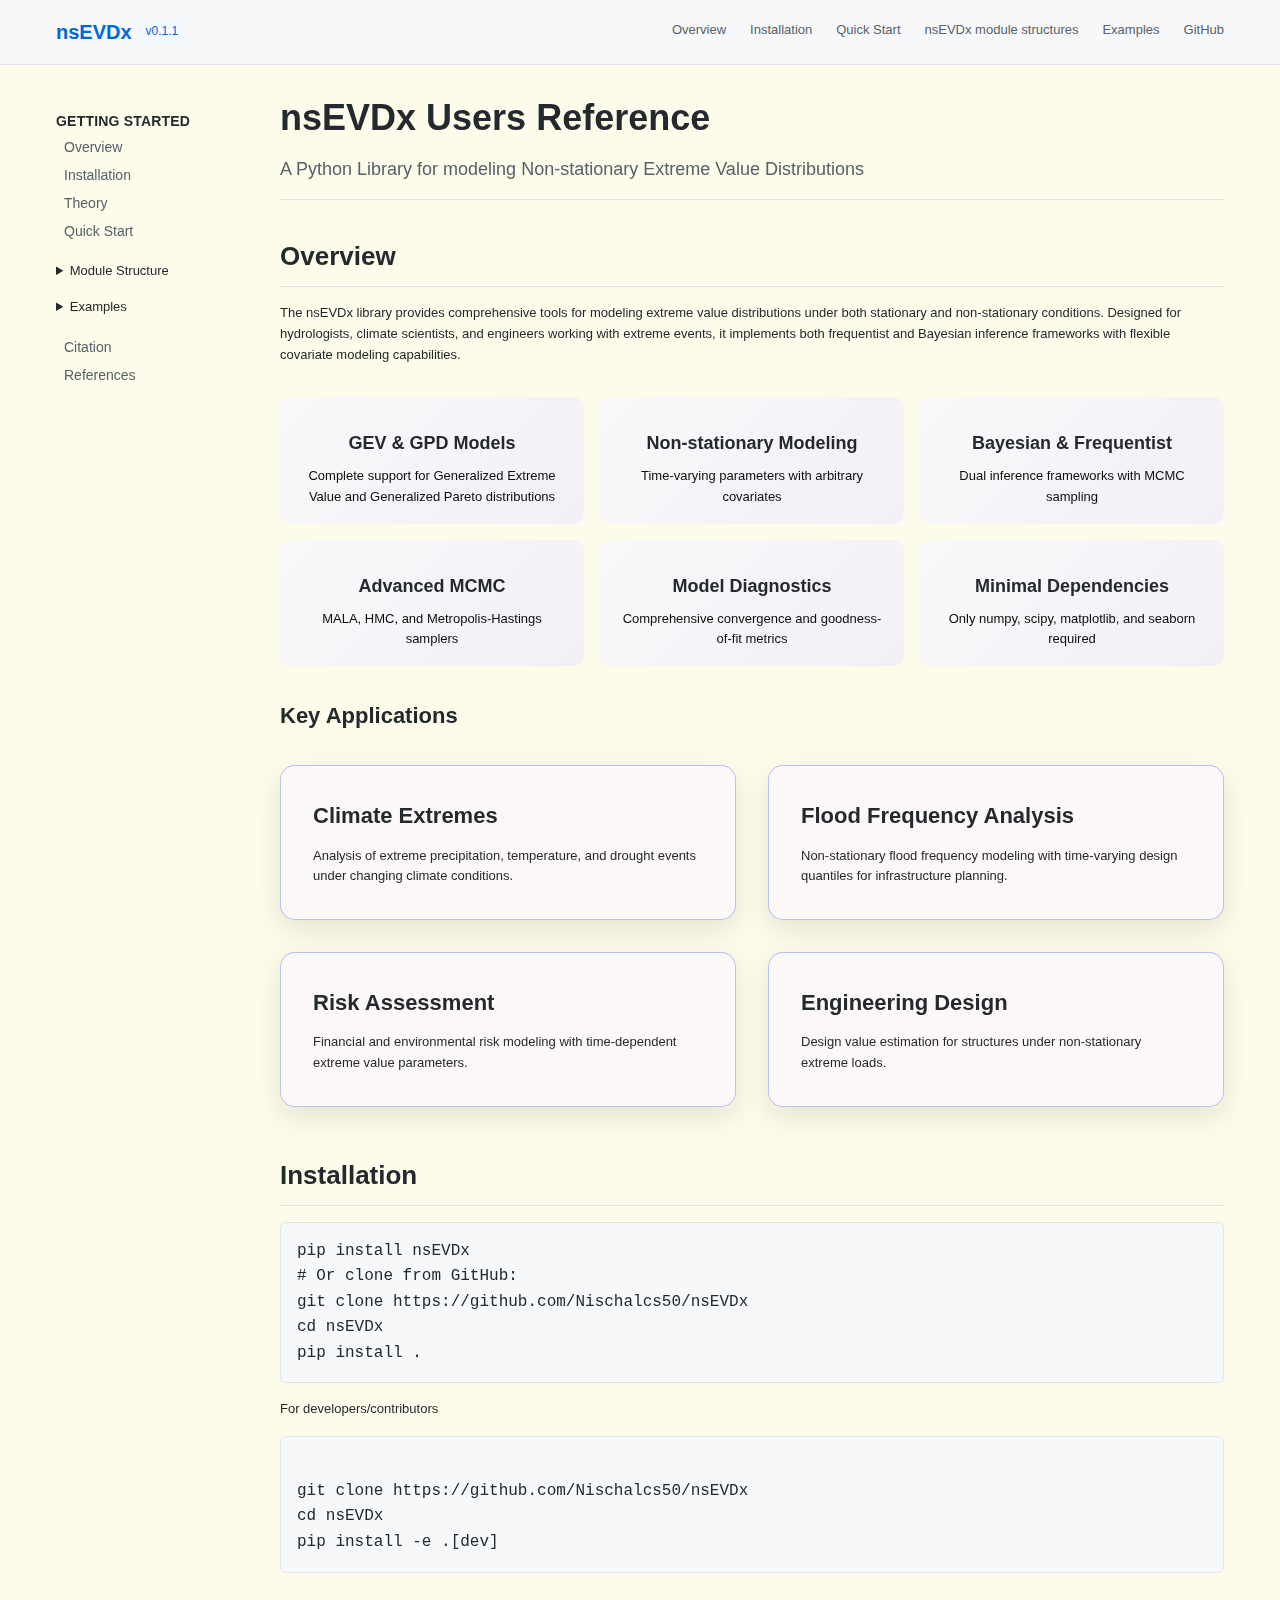
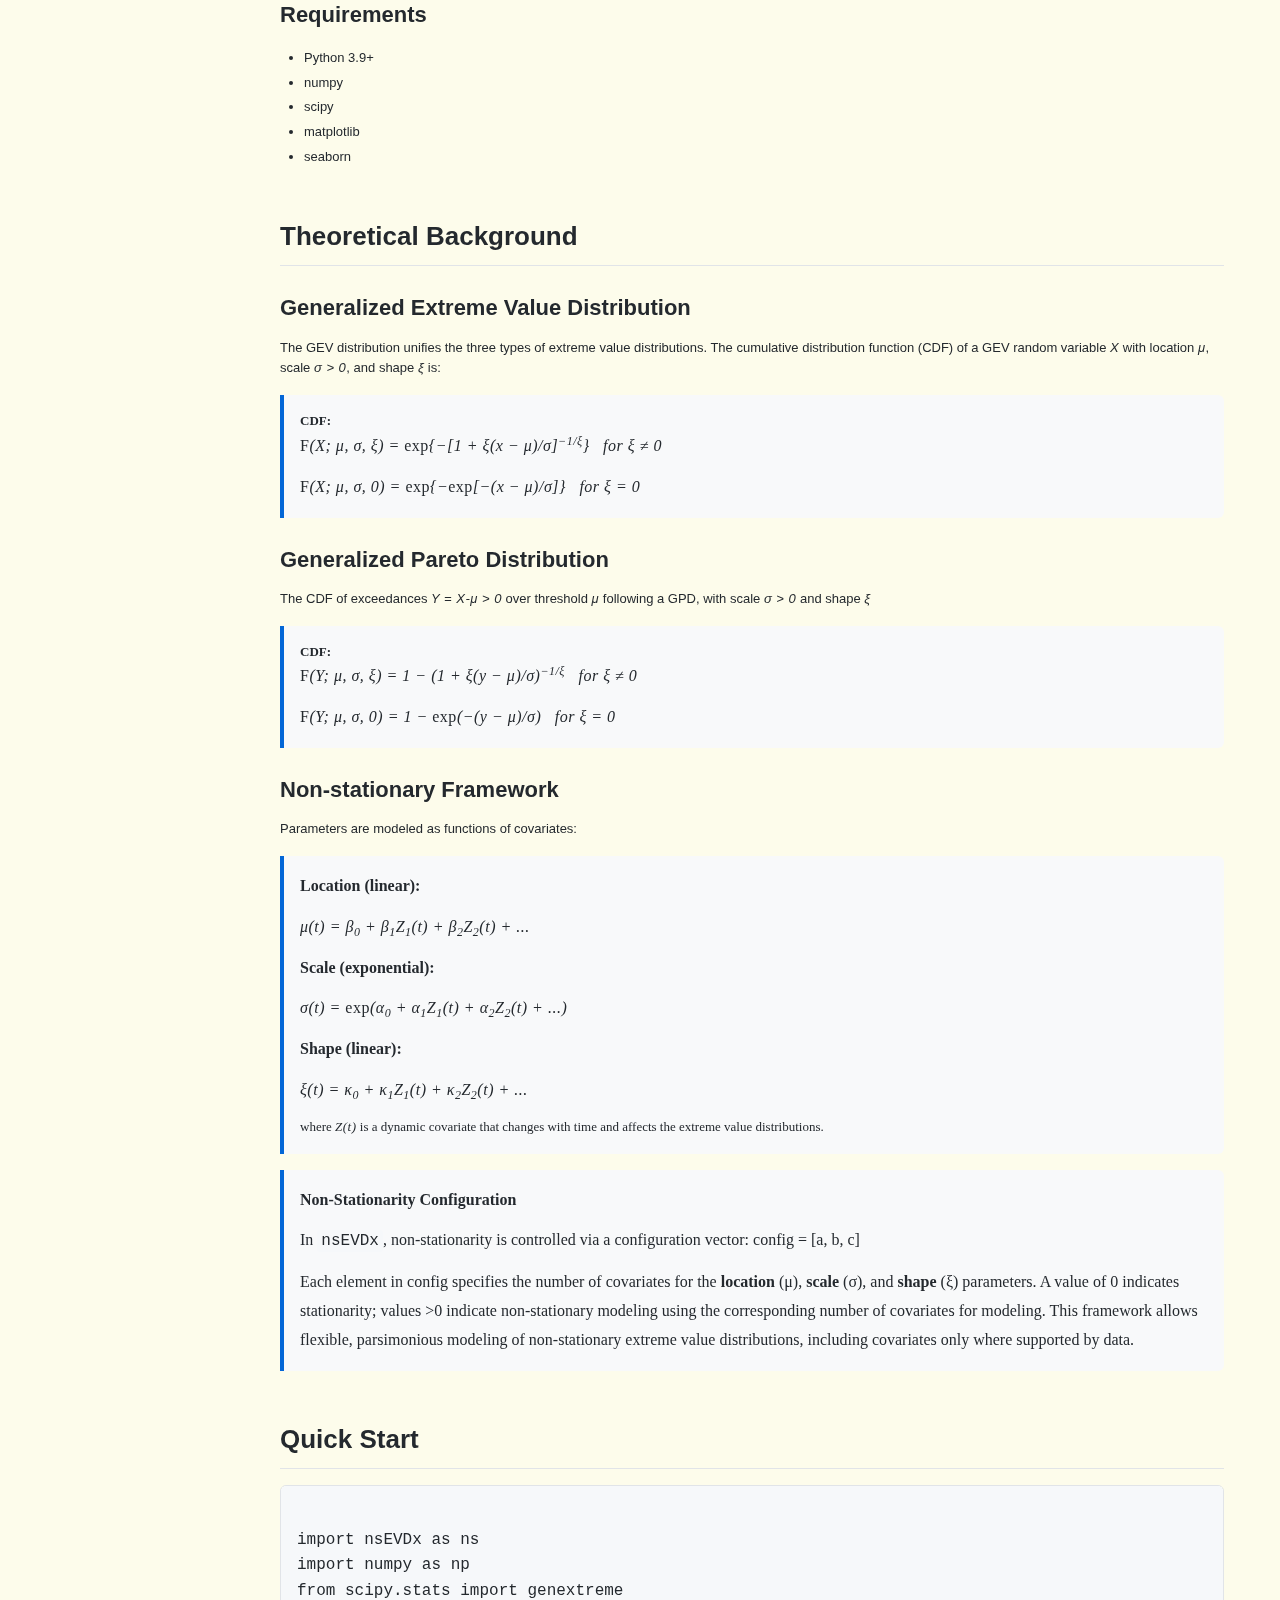
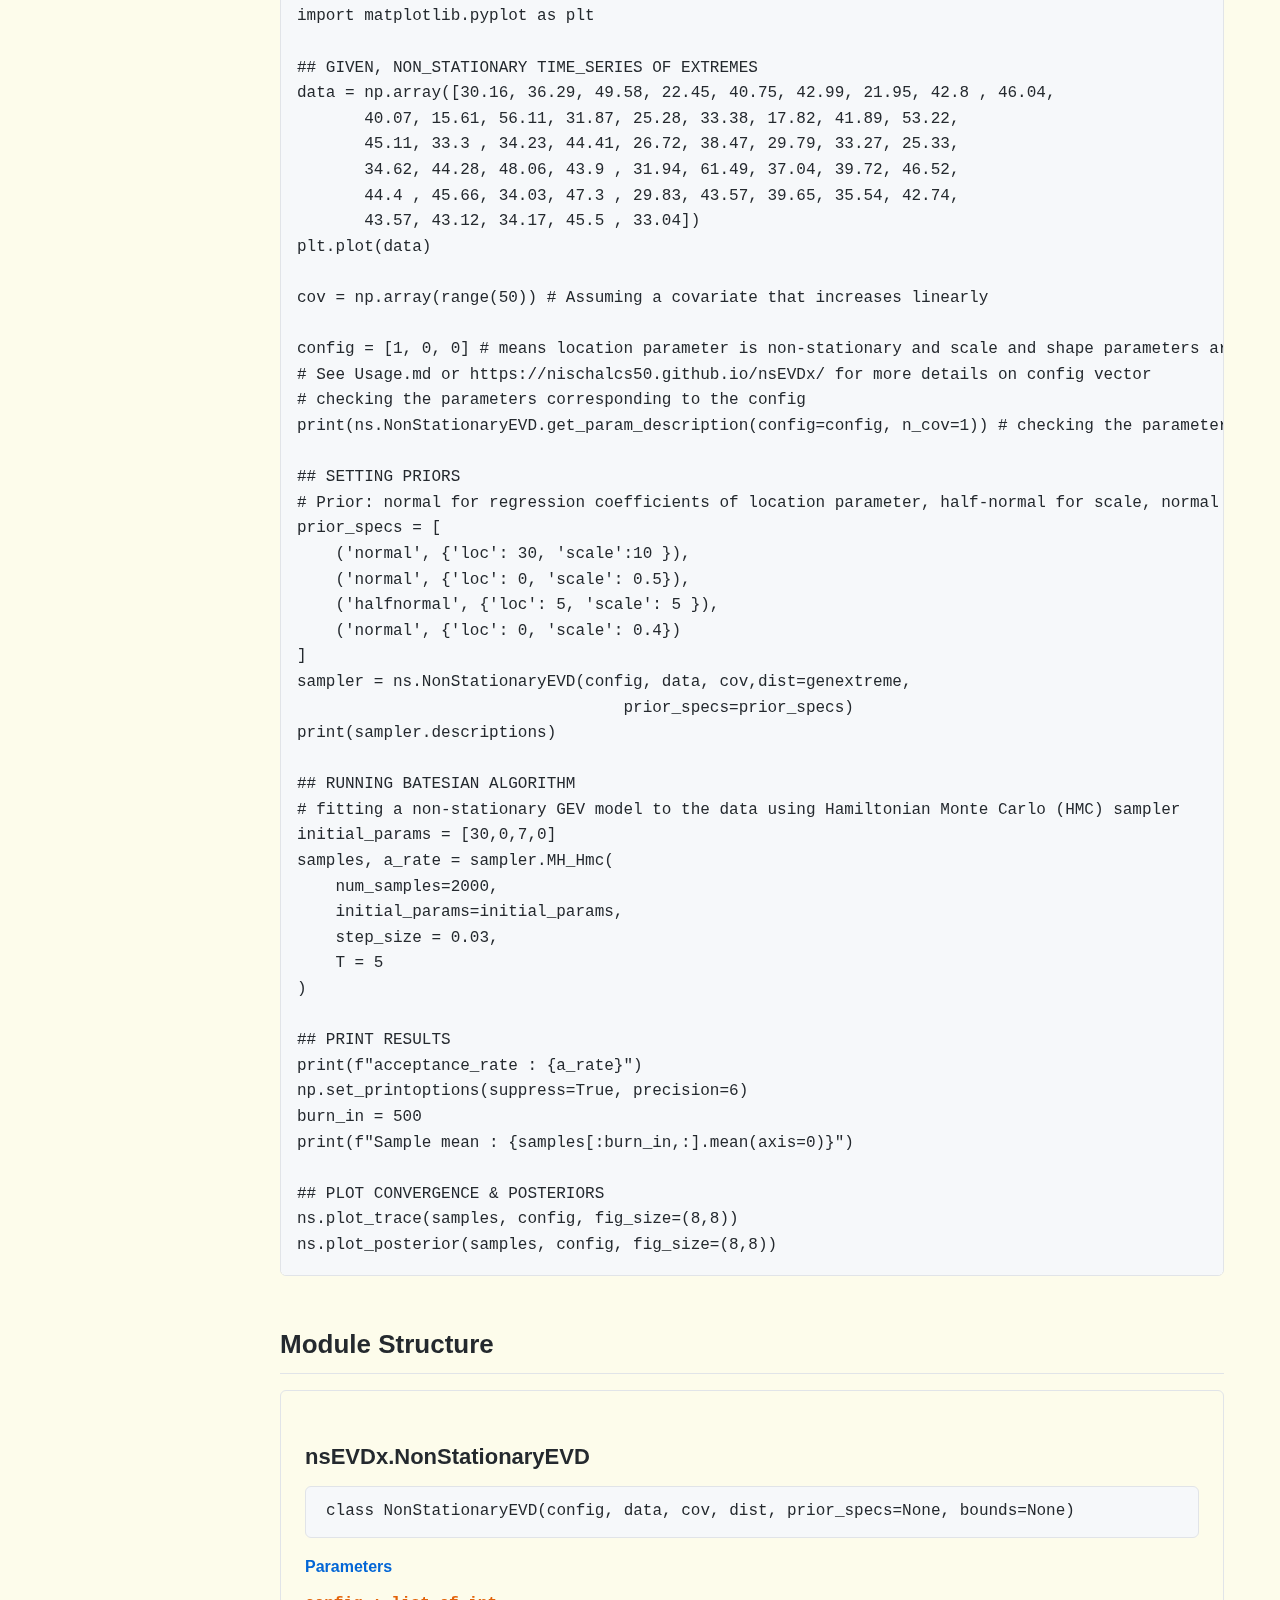
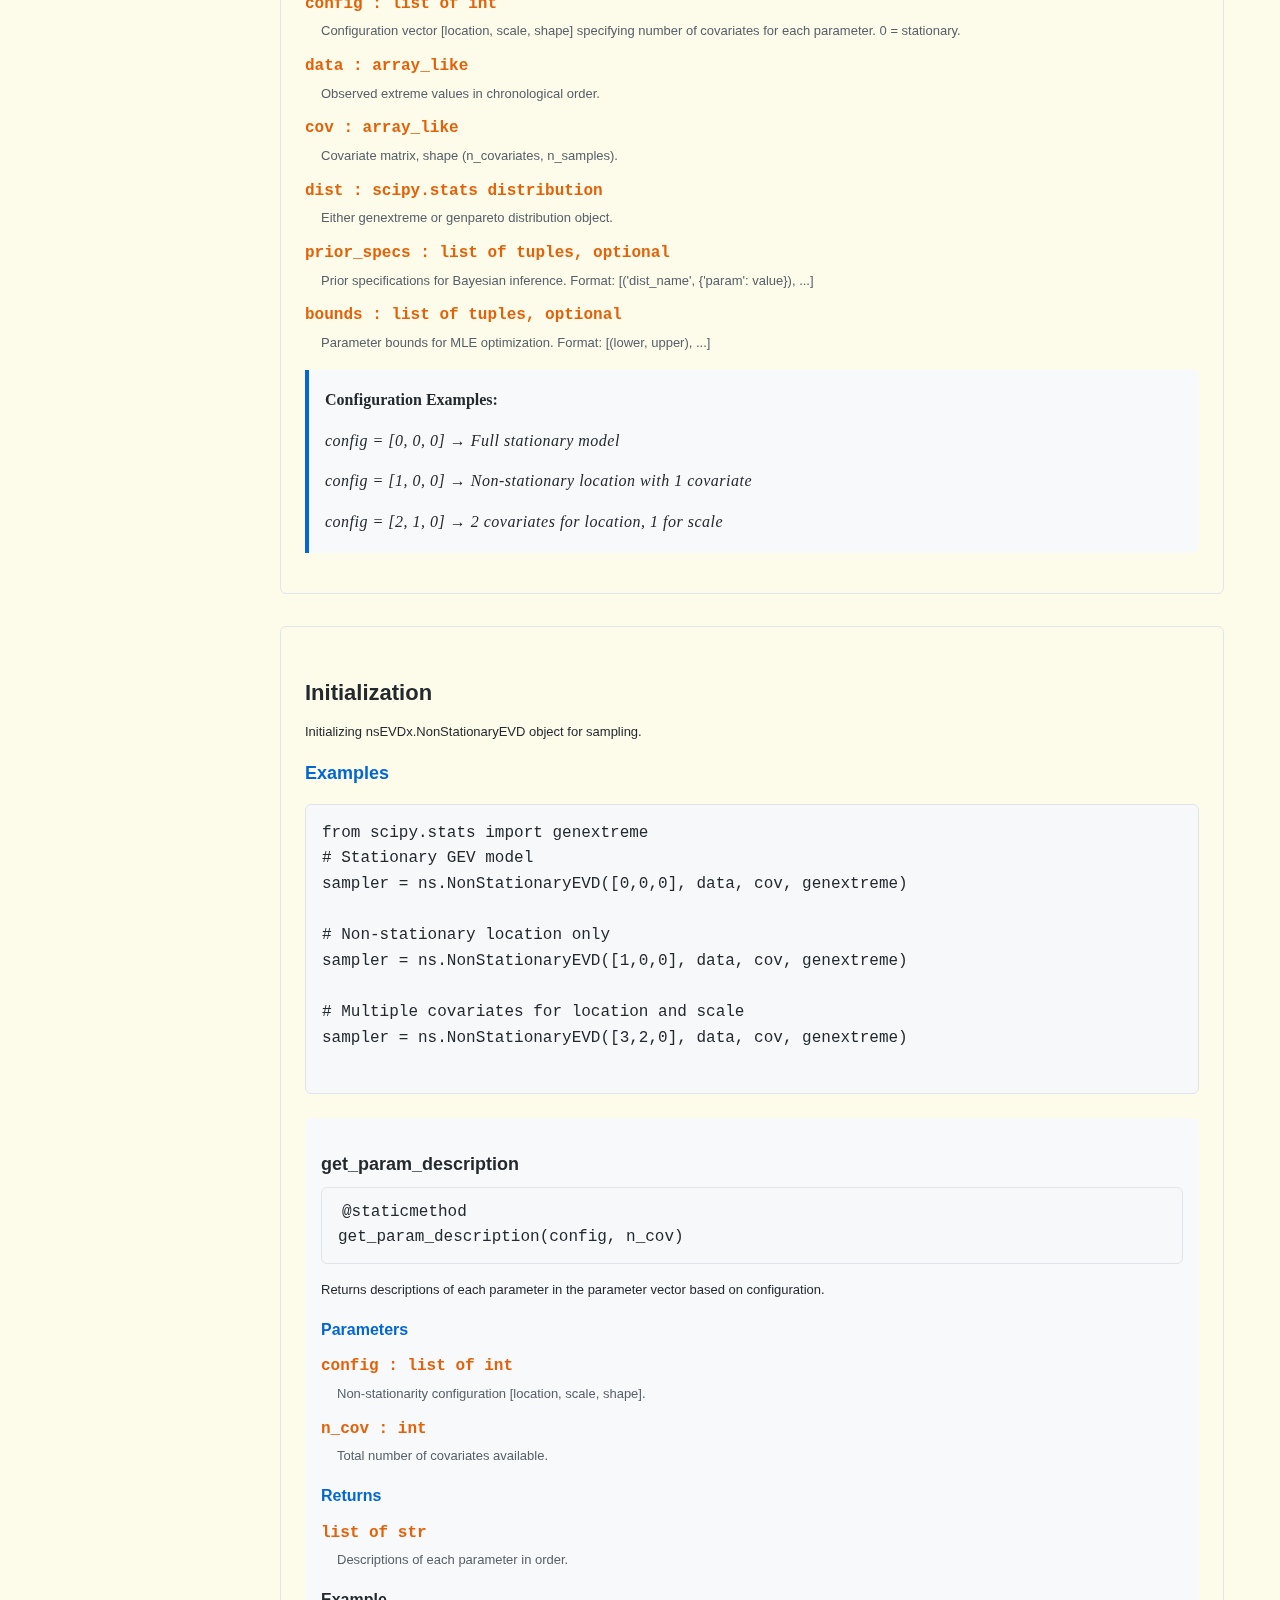
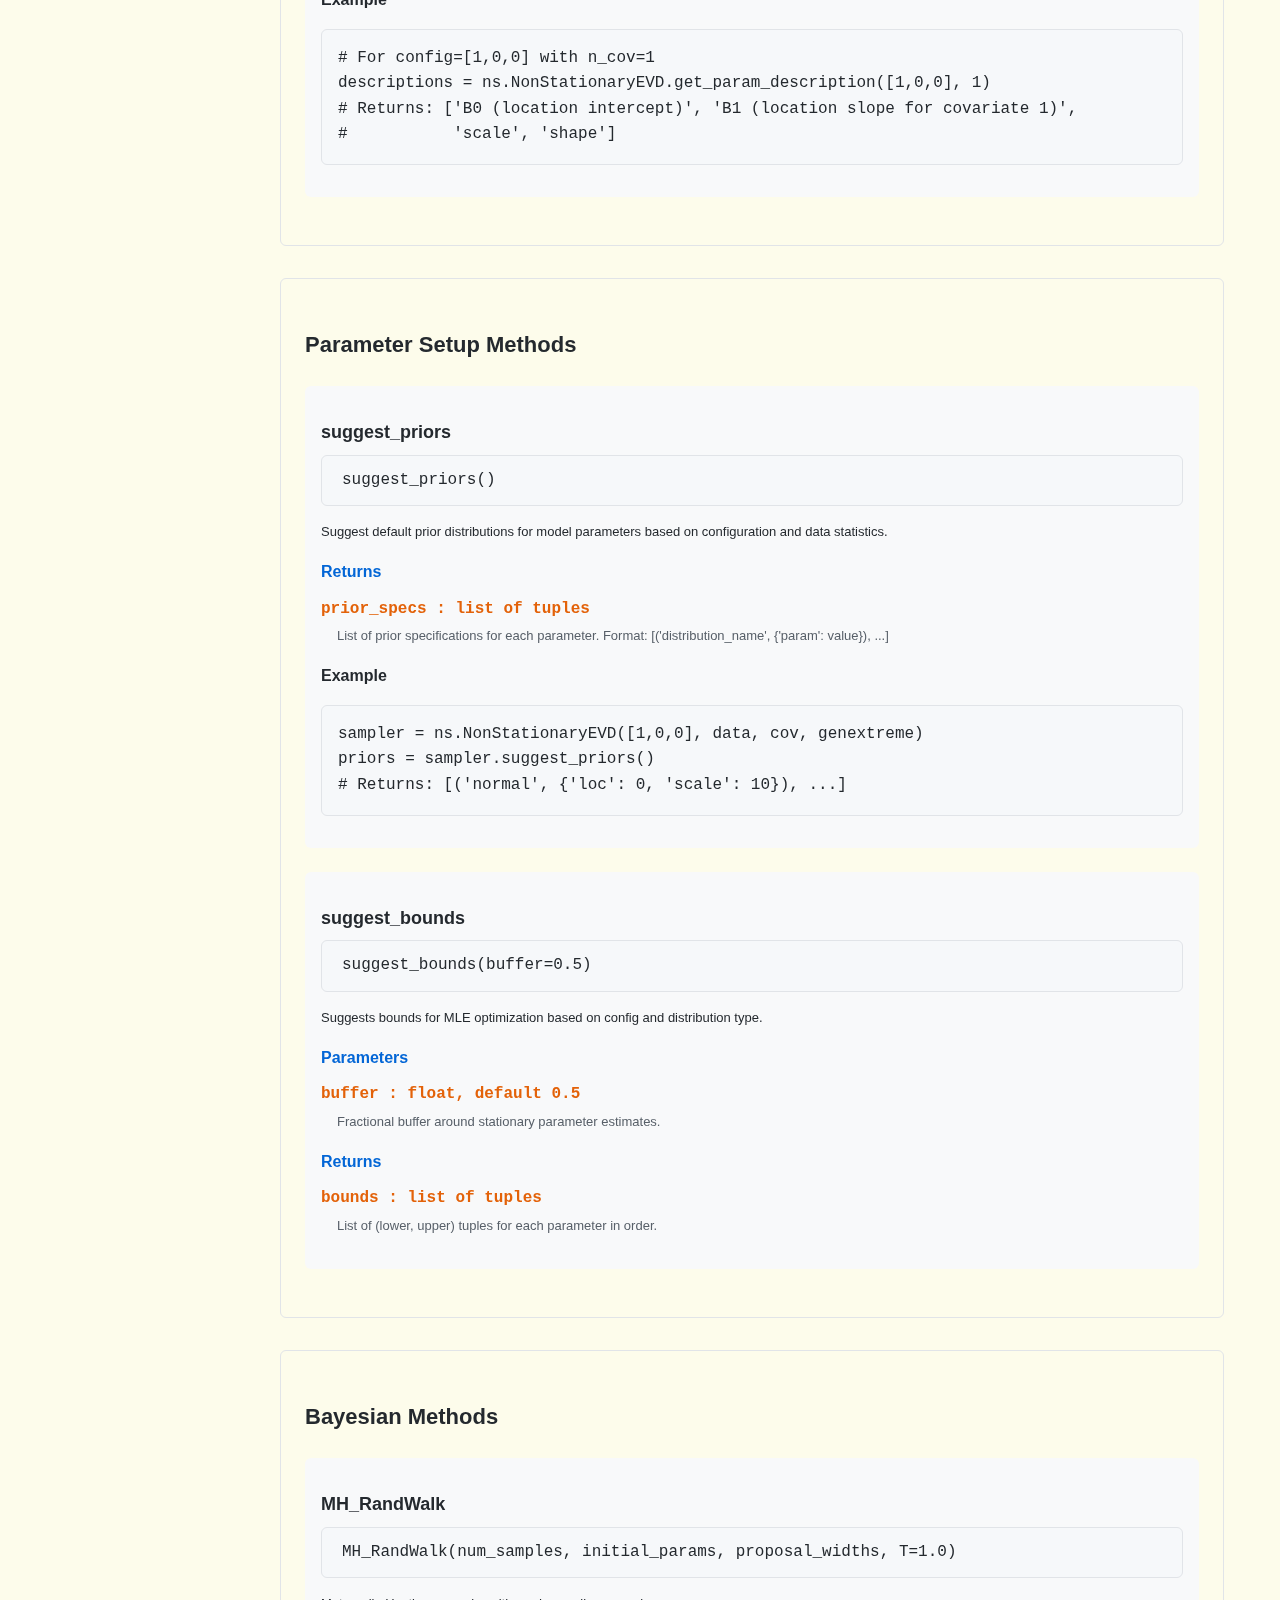
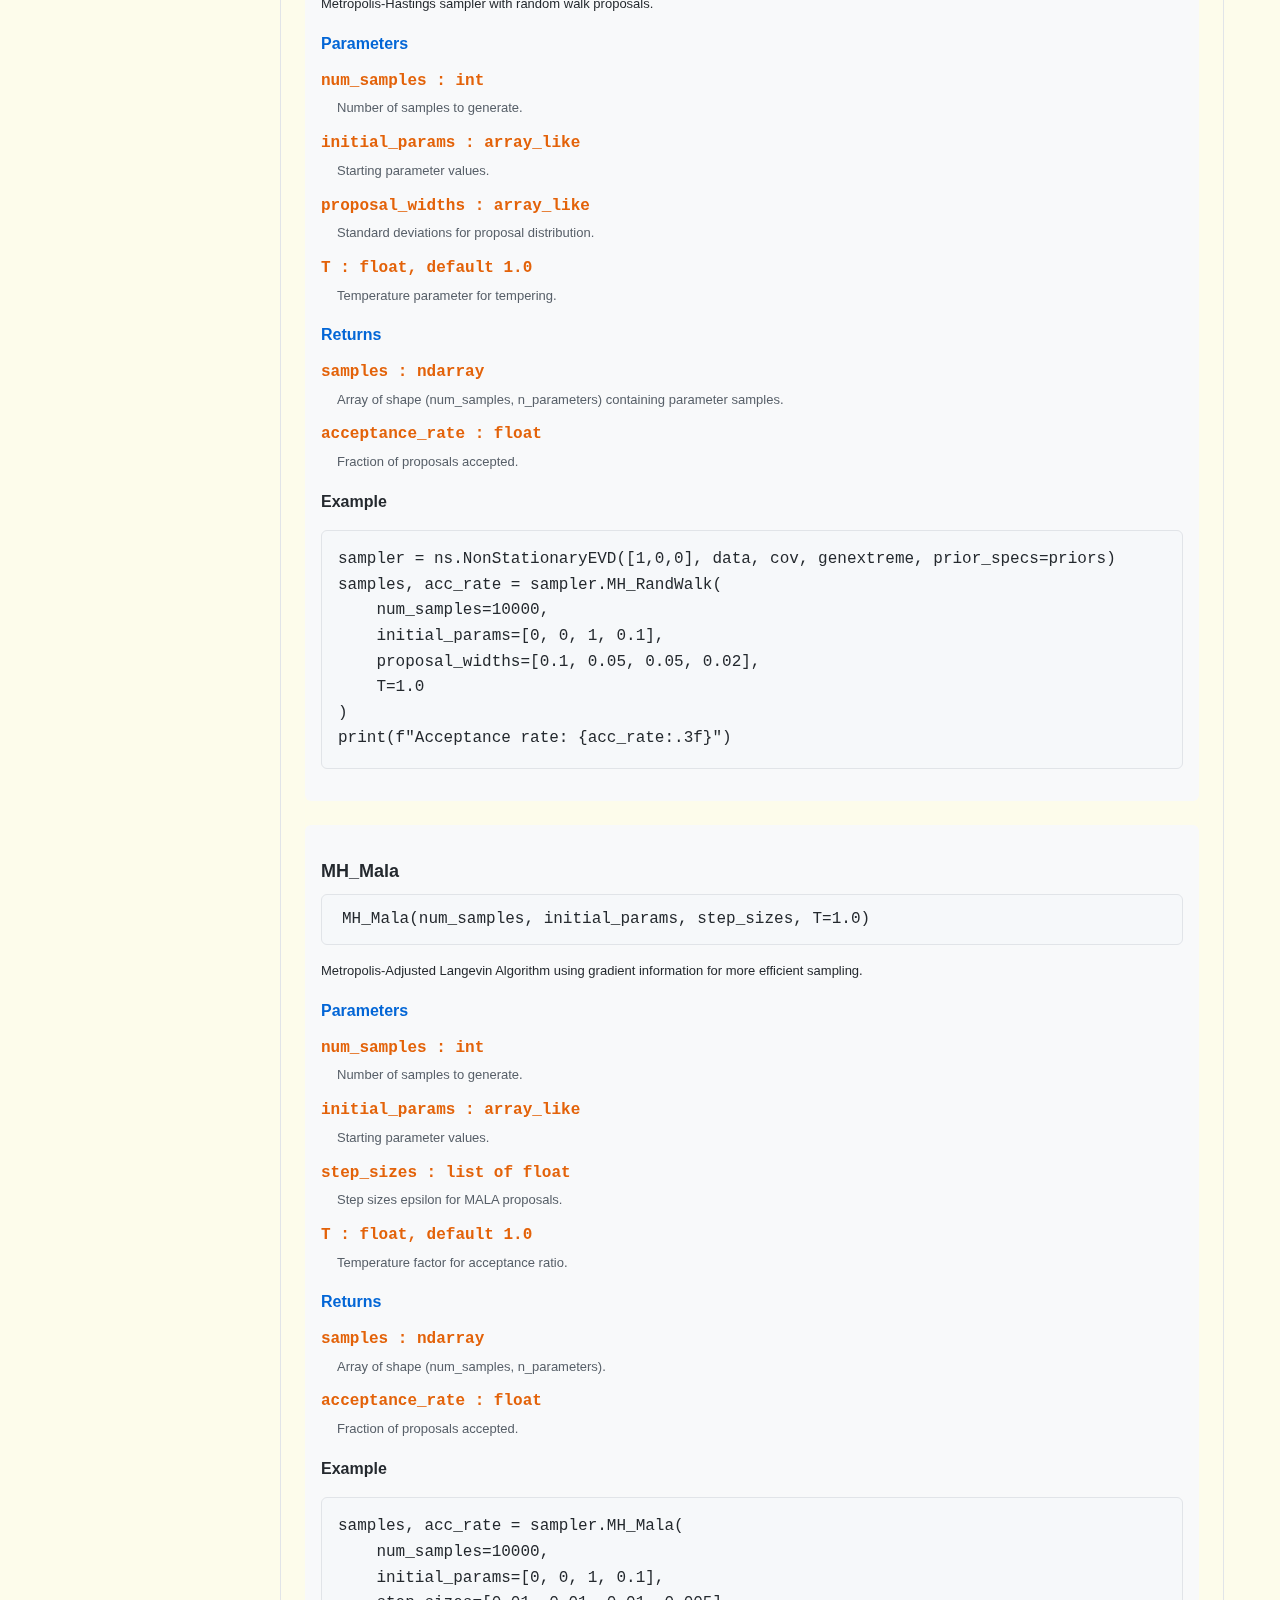
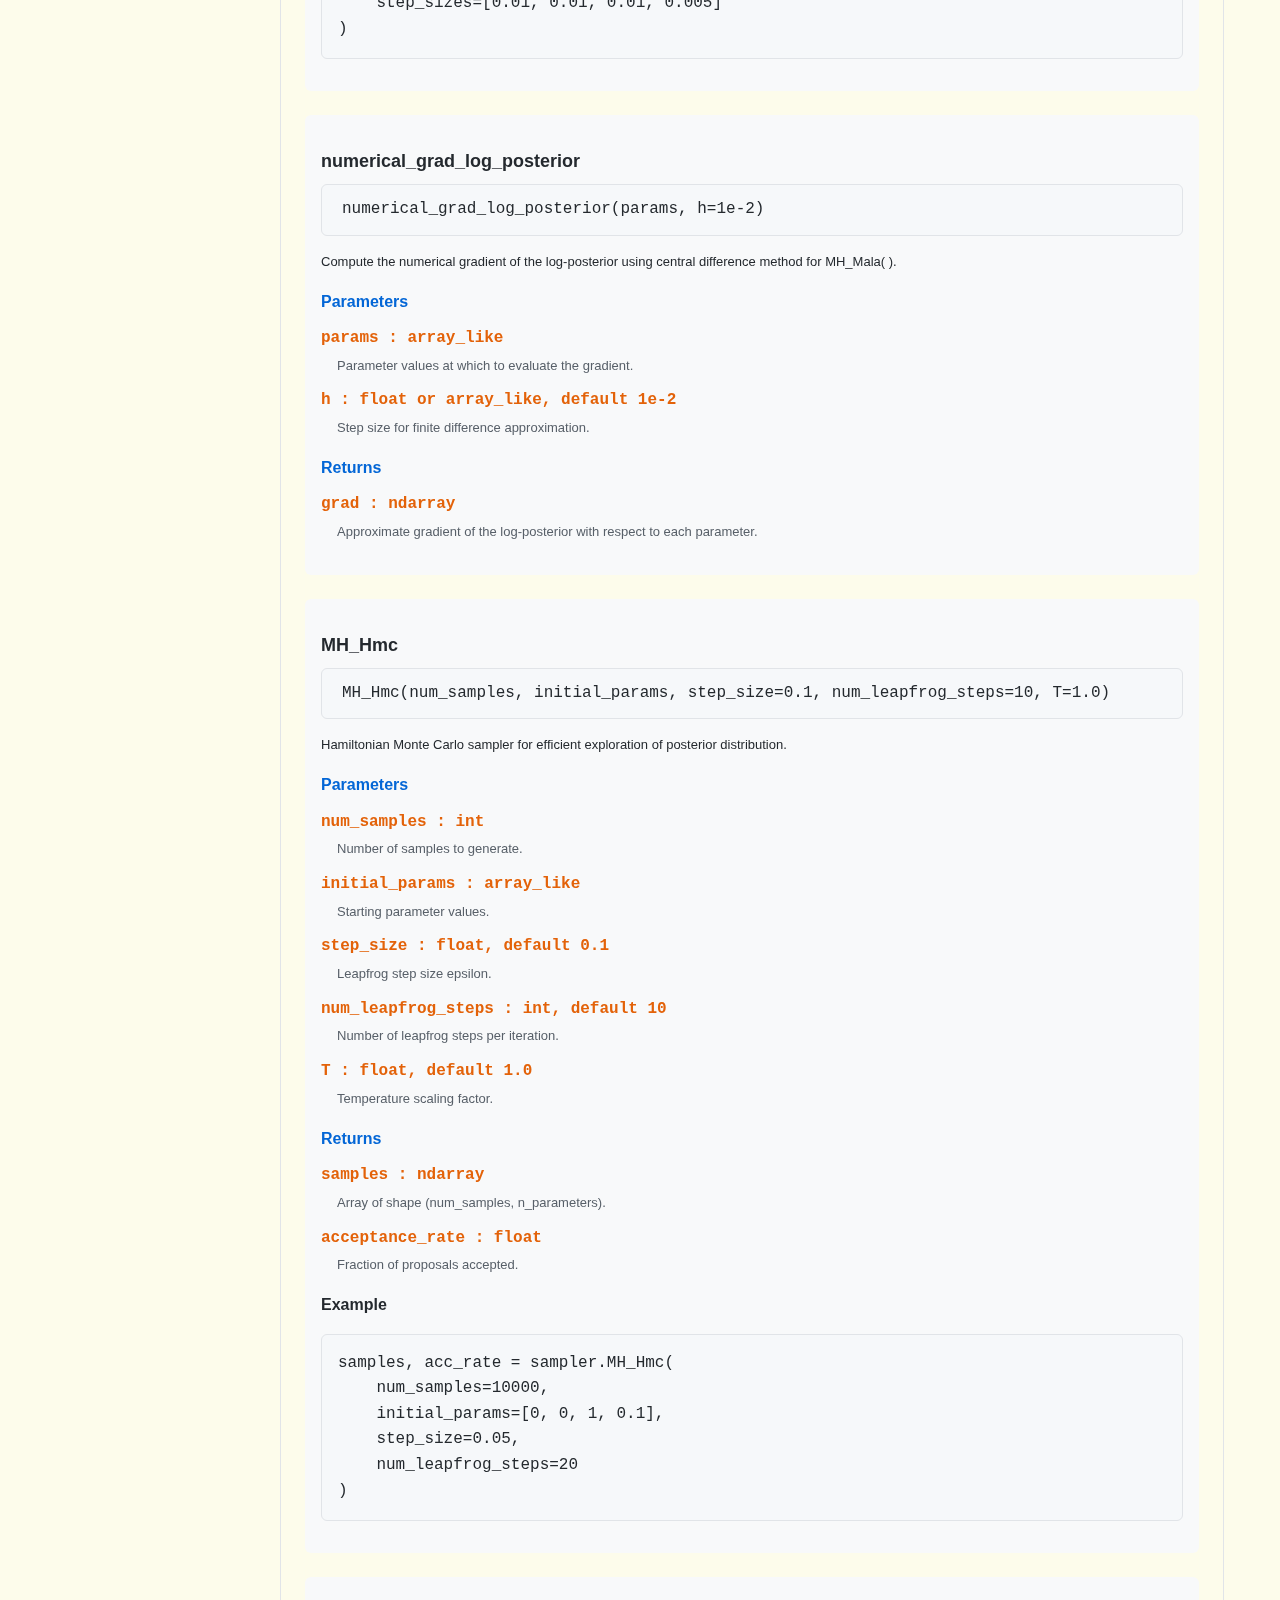
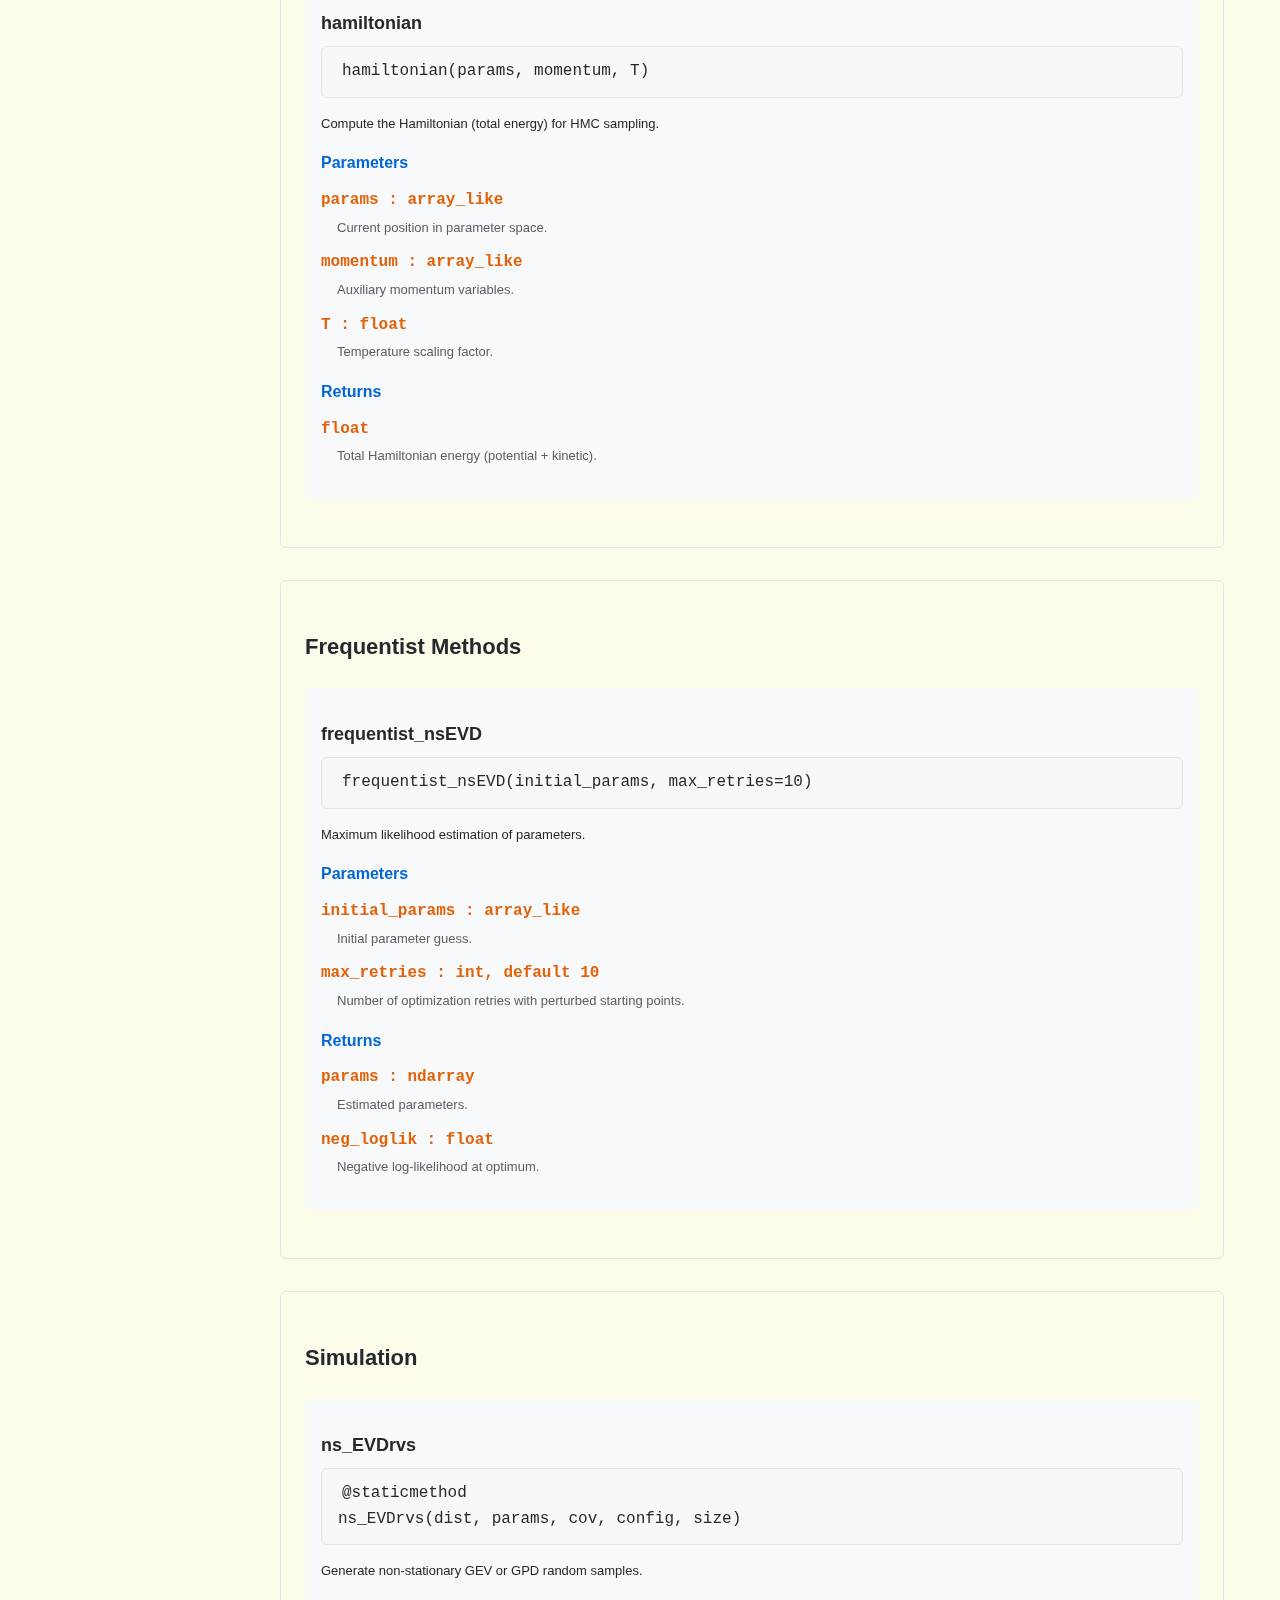
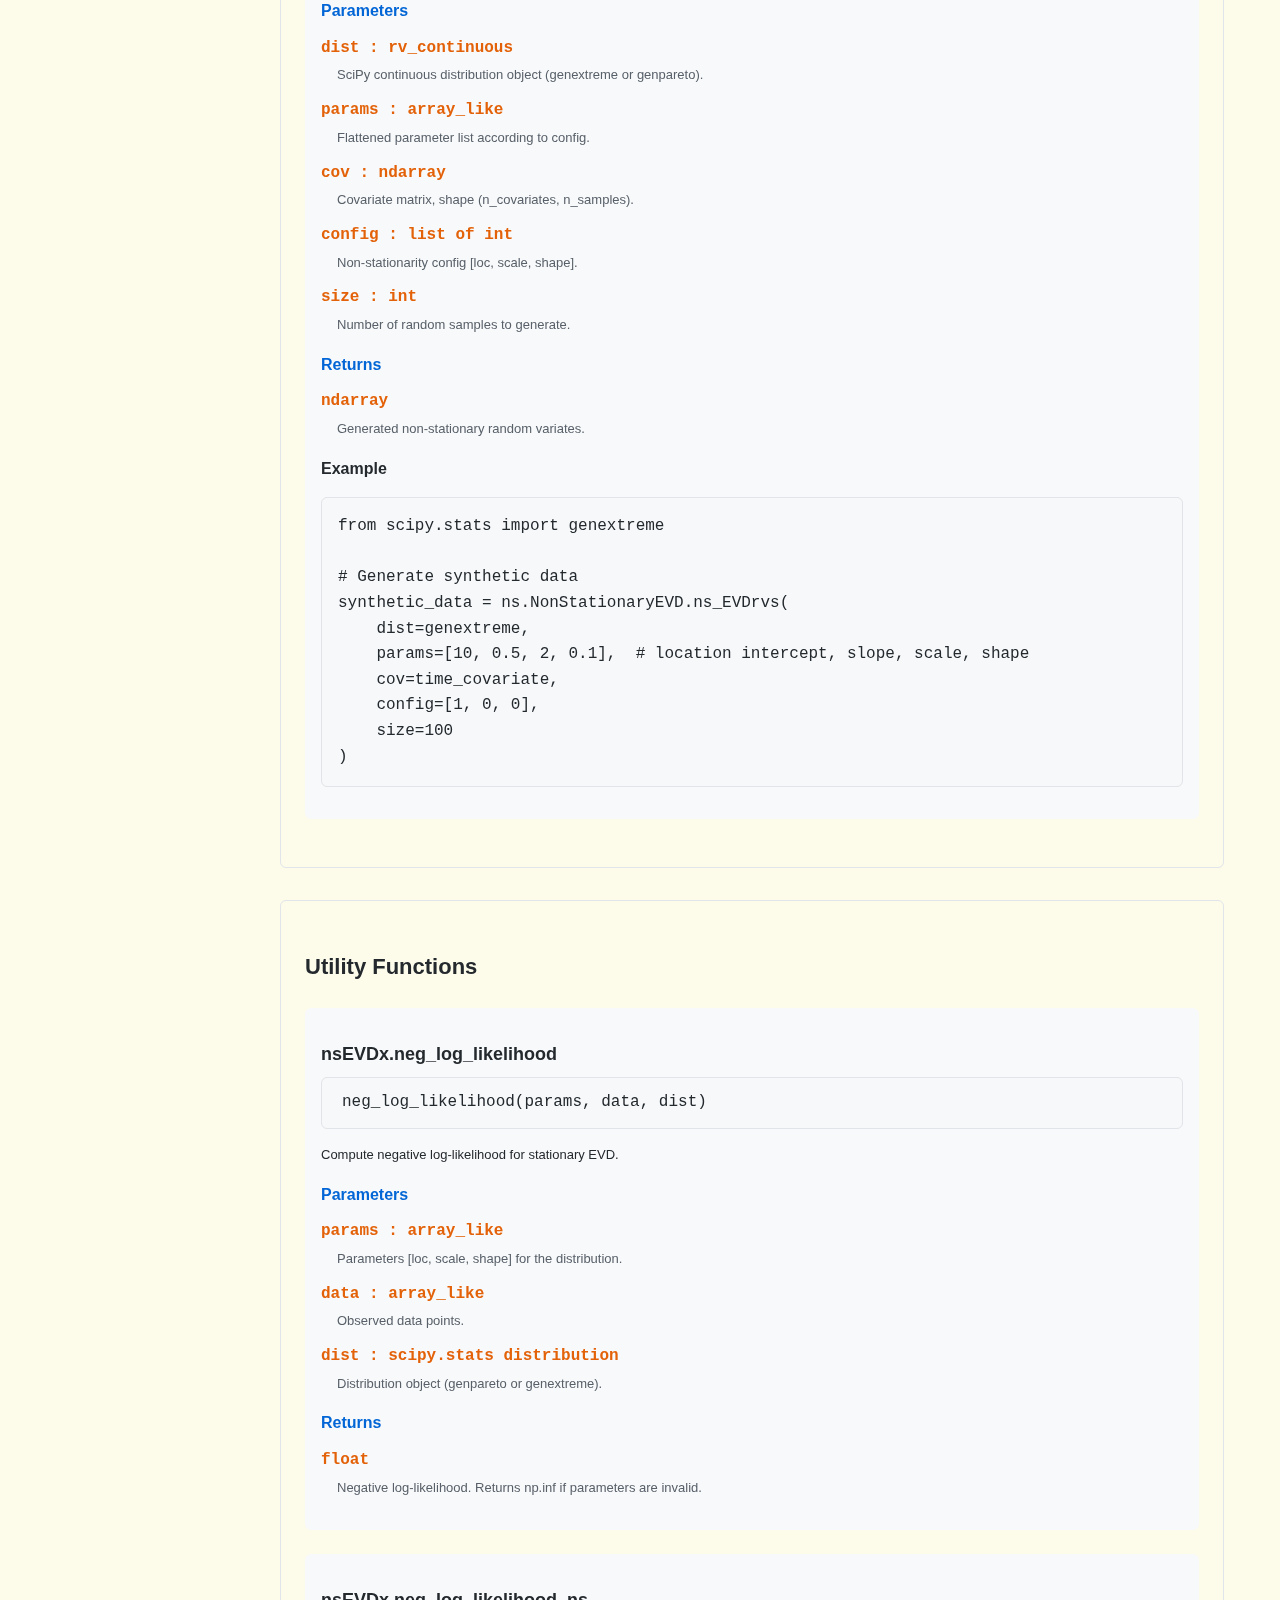
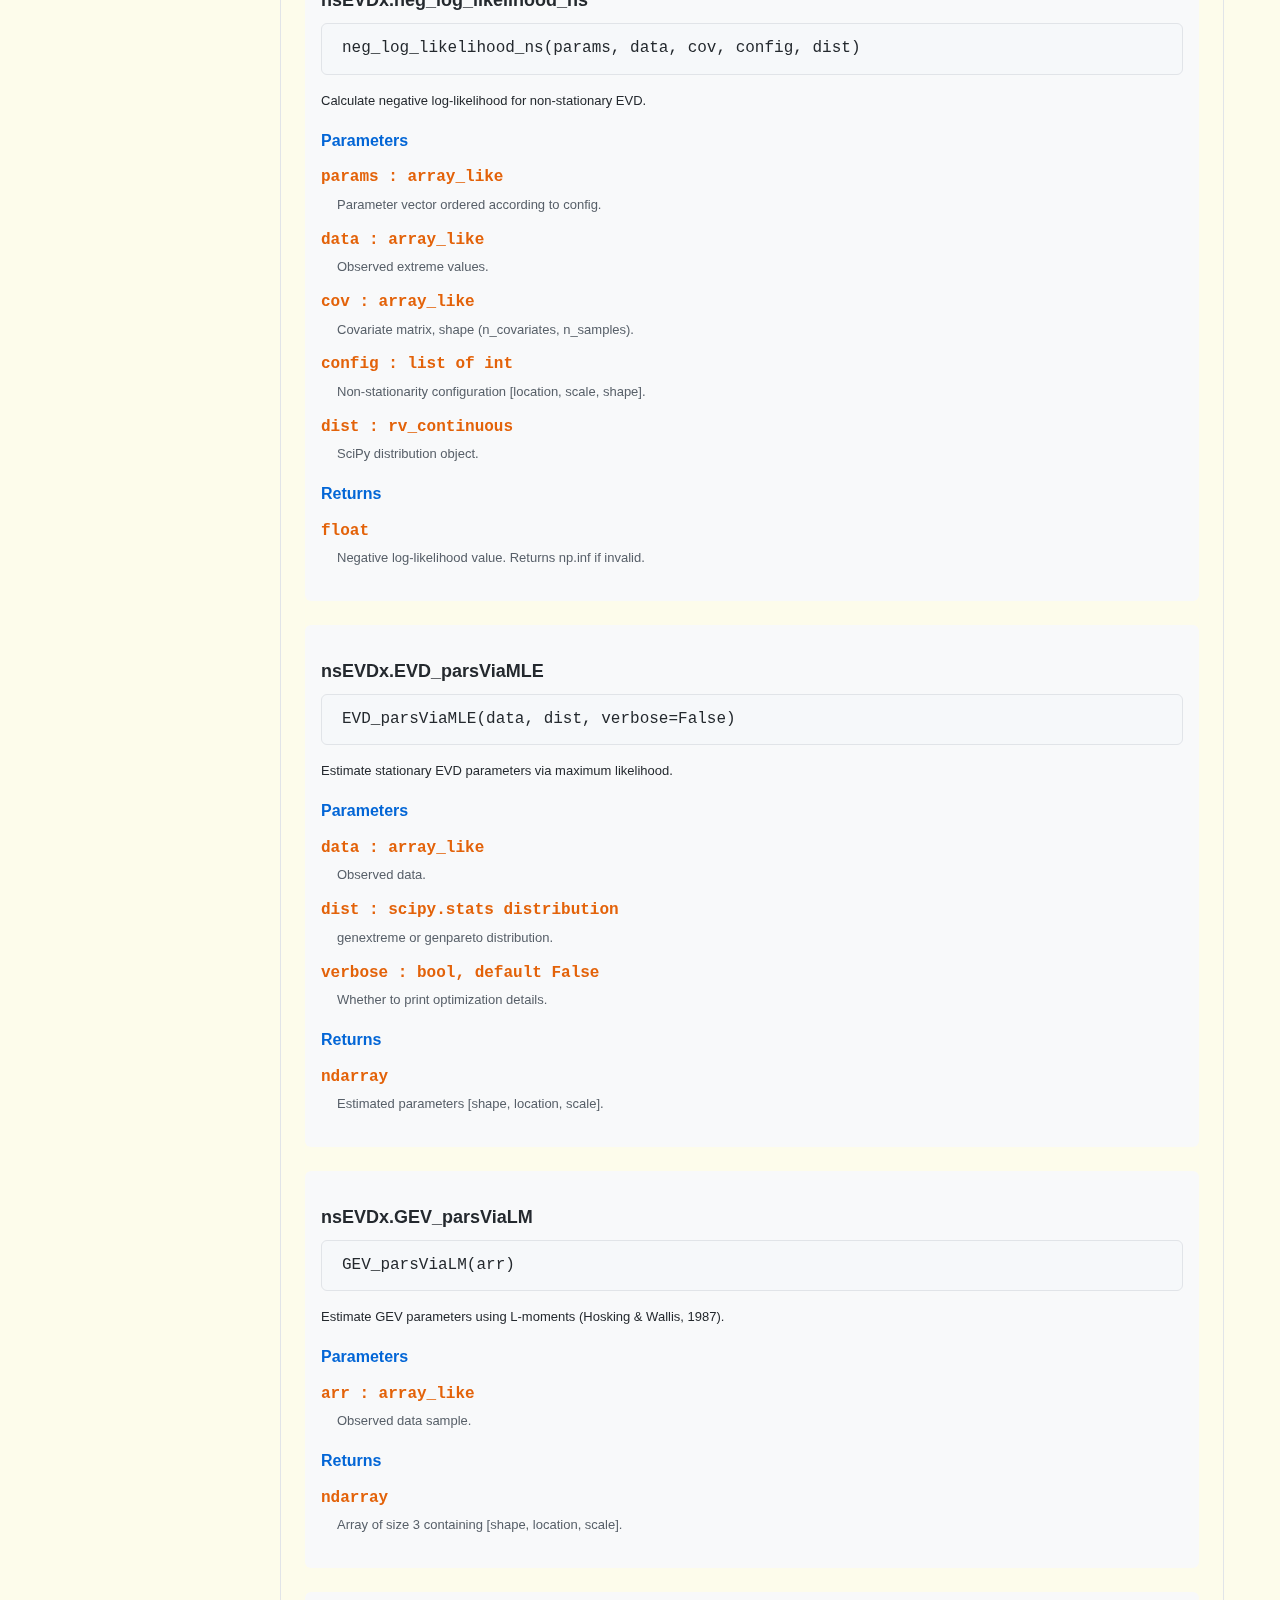
<file: docs/index.html>
<!DOCTYPE html>
<html lang="en">
<head>
    <meta charset="UTF-8">
    <meta name="viewport" content="width=device-width, initial-scale=1.0">
    <title>nsEVDx API Reference</title>
    <link rel="stylesheet" href="styles2.css">
</head>
<body>
    <nav class="navbar">
        <div class="nav-container">
            <div class="nav-brand">
                <a href="#" class="nav-logo">nsEVDx</a>
                <span class="nav-version">v0.1.1</span>
            </div>
            <ul class="nav-menu">
                <li><a href="#overview">Overview</a></li>
                <li><a href="#installation">Installation</a></li>
                <li><a href="#quickstart">Quick Start</a></li>
                <li><a href="#api">nsEVDx module structures</a></li>
                <li><a href="#examples">Examples</a></li>
                <li><a href="https://github.com/nischalcs50/nsEVDx">GitHub</a></li>
            </ul>
        </div>
    </nav>

    <div class="container">
        <aside class="sidebar">
            <div class="sidebar-section">
                <h3>Getting Started</h3>
                <ul>
                    <li><a href="#overview">Overview</a></li>
                    <li><a href="#installation">Installation</a></li>
                    <li><a href="#theory">Theory</a></li>
                    <li><a href="#quickstart">Quick Start</a></li>
                </ul>
            </div>
            
            <div class="sidebar-section">
                <details closed>
                    <summary>Module Structure</summary>
                    <ul>
                        <li><a href="#nonstationary-evd">NonStationaryEVD</a></li>
                        <li><a href="#initialization">Initialization</a></li>
                        <li><a href="#parameter-setup">Parameter Setup</a></li>
                        <li><a href="#bayesian-methods">Bayesian Methods</a></li>
                        <li><a href="#frequentist-methods">Frequentist Methods</a></li>
                        <li><a href="#simulation">Simulation</a></li>
                        <li><a href="#utilities">Utility Functions</a></li>
                        <li><a href="#diagnostics">Diagnostics</a></li>
                    </ul>
                </details>
            </div>
            
            <div class="sidebar-section">
                <details closed>
                    <summary>Examples</summary>
                <ul>
                    <li><a href="#gev-fitting">GEV Fitting</a></li>
                    <li><a href="#gpd-fitting">GPD Fitting</a></li>
                    <li><a href="#model-comparison">Model Comparison</a></li>
                </ul>
                </details>
            </div>

            <div class="sidebar-section">
                <li><a href="#citations">Citation</a></li>
                <li><a href="#ref">References</a></li>
            </div>
        </aside>

        <main class="content">
            <header class="page-header">
                <h1>nsEVDx Users Reference</h1>
                <p class="page-subtitle">A Python Library for modeling Non-stationary Extreme Value Distributions</p>
            </header>
            

            <section id="overview">
                 <h2>Overview</h2>
                
                <p>The <span class="highlight">nsEVDx</span> library provides comprehensive tools for modeling extreme value distributions under both stationary and non-stationary conditions. Designed for hydrologists, climate scientists, and engineers working with extreme events, it implements both frequentist and Bayesian inference frameworks with flexible covariate modeling capabilities.</p>

                <div class="feature-list">
                    <div class="feature-item">
                        <h4>GEV & GPD Models</h4>
                        <p>Complete support for Generalized Extreme Value and Generalized Pareto distributions</p>
                    </div>
                    <div class="feature-item">
                        <h4>Non-stationary Modeling</h4>
                        <p>Time-varying parameters with arbitrary covariates</p>
                    </div>
                    <div class="feature-item">
                        <h4>Bayesian & Frequentist</h4>
                        <p>Dual inference frameworks with MCMC sampling</p>
                    </div>
                    <div class="feature-item">
                        <h4>Advanced MCMC</h4>
                        <p>MALA, HMC, and Metropolis-Hastings samplers</p>
                    </div>
                    <div class="feature-item">
                        <h4>Model Diagnostics</h4>
                        <p>Comprehensive convergence and goodness-of-fit metrics</p>
                    </div>
                    <div class="feature-item">
                        <h4>Minimal Dependencies</h4>
                        <p>Only numpy, scipy, matplotlib, and seaborn required</p>
                    </div>
                </div>

                <h3>Key Applications</h3>
                <div class="grid">
                    <div class="card">
                        <h3>Climate Extremes</h3>
                        <p>Analysis of extreme precipitation, temperature, and drought events under changing climate conditions.</p>
                    </div>
                    <div class="card">
                        <h3>Flood Frequency Analysis</h3>
                        <p>Non-stationary flood frequency modeling with time-varying design quantiles for infrastructure planning.</p>
                    </div>
                    <div class="card">
                        <h3>Risk Assessment</h3>
                        <p>Financial and environmental risk modeling with time-dependent extreme value parameters.</p>
                    </div>
                    <div class="card">
                        <h3>Engineering Design</h3>
                        <p>Design value estimation for structures under non-stationary extreme loads.</p>
                    </div>
                </div>
            </section>

            <section id="installation">
                <h2>Installation</h2>
                <pre><code class="language-bash">pip install nsEVDx  
# Or clone from GitHub:
git clone https://github.com/Nischalcs50/nsEVDx
cd nsEVDx
pip install .</code></pre>

For developers/contributors
<pre><code class="language-bash">
git clone https://github.com/Nischalcs50/nsEVDx
cd nsEVDx
pip install -e .[dev]</code></pre>
                
                <h3>Requirements</h3>
                <ul>
                    <li>Python 3.9+</li>
                    <li>numpy</li>
                    <li>scipy</li>
                    <li>matplotlib</li>
                    <li>seaborn</li>
                </ul>
            </section>

            <section id="theory">
                <h2>Theoretical Background</h2>
                
                <h3>Generalized Extreme Value Distribution</h3>
                <p>The GEV distribution unifies the three types of extreme value distributions.
                The cumulative distribution function (CDF) of a GEV random variable <span class="math-eq">X</span> with location <span class="math-eq">μ</span>, scale <span class="math-eq">σ > 0</span>, and shape <span class="math-eq">ξ</span> is:
                </p>
                <div class="math-block">
                
                    <strong>CDF:</strong>
                    <p class="math-eq">
                        <span class="math-fn">F</span>(<span class="math-eq">X</span>; <span class="math-eq">μ</span>, <span class="math-eq">σ</span>, <span class="math-eq">ξ</span>) = 
                        <span class="math-fn">exp</span>{−[1 + <span class="math-eq">ξ</span>(<span class="math-eq">x</span> − <span class="math-eq">μ</span>)/<span class="math-eq">σ</span>]<sup>−1/<span class="math-eq">ξ</span></sup>} 
                        &nbsp;&nbsp;for <span class="math-eq">ξ</span> ≠ 0
                    </p>
                    <p class="math-eq">
                        <span class="math-fn">F</span>(<span class="math-eq">X</span>; <span class="math-eq">μ</span>, <span class="math-eq">σ</span>, 0) = 
                        <span class="math-fn">exp</span>{−<span class="math-fn">exp</span>[−(<span class="math-eq">x</span> − <span class="math-eq">μ</span>)/<span class="math-eq">σ</span>]} 
                        &nbsp;&nbsp;for <span class="math-eq">ξ</span> = 0
                    </p>
                </div>

                <h3>Generalized Pareto Distribution</h3>
                <p>The CDF of exceedances <span class="math-eq">Y = X-μ > 0</span> over threshold <span class="math-eq">μ</span> following a GPD, with scale <span class="math-eq">σ > 0</span> and shape <span class="math-eq">ξ</span></p>
    
                <div class="math-block">
                    <strong>CDF:</strong>
                    <p class="math-eq">
                        <span class="math-fn">F</span>(<span class="math-eq">Y</span>; <span class="math-eq">μ</span>, <span class="math-eq">σ</span>, <span class="math-eq">ξ</span>) = 
                        1 − (1 + <span class="math-eq">ξ</span>(<span class="math-eq">y</span> − <span class="math-eq">μ</span>)/<span class="math-eq">σ</span>)<sup>−1/<span class="math-eq">ξ</span></sup> 
                        &nbsp;&nbsp;for <span class="math-eq">ξ</span> ≠ 0
                    </p>
                    <p class="math-eq">
                        <span class="math-fn">F</span>(<span class="math-eq">Y</span>; <span class="math-eq">μ</span>, <span class="math-eq">σ</span>, 0) = 
                        1 − <span class="math-fn">exp</span>(−(<span class="math-eq">y</span> − <span class="math-eq">μ</span>)/<span class="math-eq">σ</span>) 
                        &nbsp;&nbsp;for <span class="math-eq">ξ</span> = 0
                    </p>
                </div>

                <h3>Non-stationary Framework</h3>
                <p>Parameters are modeled as functions of covariates:</p>
    
                <div class="math-block">
                    <p><strong>Location (linear):</strong></p>
                    <p class="math-eq">
                        <span class="math-eq">μ</span>(<span class="math-eq">t</span>) = 
                        <span class="math-eq">β</span><sub>0</sub> + 
                        <span class="math-eq">β</span><sub>1</sub><span class="math-eq">Z</span><sub>1</sub>(<span class="math-eq">t</span>) + 
                        <span class="math-eq">β</span><sub>2</sub><span class="math-eq">Z</span><sub>2</sub>(<span class="math-eq">t</span>) + ...
                    </p>
                    
                    <p><strong>Scale (exponential):</strong></p>
                    <p class="math-eq">
                        <span class="math-eq">σ</span>(<span class="math-eq">t</span>) = 
                        <span class="math-fn">exp</span>(<span class="math-eq">α</span><sub>0</sub> + 
                        <span class="math-eq">α</span><sub>1</sub><span class="math-eq">Z</span><sub>1</sub>(<span class="math-eq">t</span>) + 
                        <span class="math-eq">α</span><sub>2</sub><span class="math-eq">Z</span><sub>2</sub>(<span class="math-eq">t</span>) + ...)
                    </p>
                    
                    <p><strong>Shape (linear):</strong></p>
                    <p class="math-eq">
                        <span class="math-eq">ξ</span>(<span class="math-eq">t</span>) = 
                        <span class="math-eq">κ</span><sub>0</sub> + 
                        <span class="math-eq">κ</span><sub>1</sub><span class="math-eq">Z</span><sub>1</sub>(<span class="math-eq">t</span>) + 
                        <span class="math-eq">κ</span><sub>2</sub><span class="math-eq">Z</span><sub>2</sub>(<span class="math-eq">t</span>) + ...
                    </p>
                    where <span class="math-eq">Z(t)</span> is a dynamic covariate that changes with time and affects the extreme value distributions.
                </div>

                <div class="math-block">
                    <p><strong>Non-Stationarity Configuration</strong></p>

                    <p>
                        In <code>nsEVDx</code>, non-stationarity is controlled via a configuration vector: 
                        <span class="display-math">config = [a, b, c]</span>
                    </p>

                    <p>
                        Each element in config specifies the number of covariates for the <strong>location</strong> (μ), 
                        <strong>scale</strong> (σ), and <strong>shape</strong> (ξ) parameters. 
                        A value of 0 indicates stationarity; values &gt;0 indicate non-stationary modeling using the corresponding number of covariates for modeling.
                    
                        This framework allows flexible, parsimonious modeling of non-stationary extreme value distributions, 
                        including covariates only where supported by data.
                    </p>
                </div>

            </section>

            <section id="quickstart">
                <h2>Quick Start</h2>
                          <pre><code class="language-python">
import nsEVDx as ns
import numpy as np
from scipy.stats import genextreme
import matplotlib.pyplot as plt

## GIVEN, NON_STATIONARY TIME_SERIES OF EXTREMES
data = np.array([30.16, 36.29, 49.58, 22.45, 40.75, 42.99, 21.95, 42.8 , 46.04,
       40.07, 15.61, 56.11, 31.87, 25.28, 33.38, 17.82, 41.89, 53.22,
       45.11, 33.3 , 34.23, 44.41, 26.72, 38.47, 29.79, 33.27, 25.33,
       34.62, 44.28, 48.06, 43.9 , 31.94, 61.49, 37.04, 39.72, 46.52,
       44.4 , 45.66, 34.03, 47.3 , 29.83, 43.57, 39.65, 35.54, 42.74,
       43.57, 43.12, 34.17, 45.5 , 33.04])
plt.plot(data)

cov = np.array(range(50)) # Assuming a covariate that increases linearly 

config = [1, 0, 0] # means location parameter is non-stationary and scale and shape parameters are stationary
# See Usage.md or https://nischalcs50.github.io/nsEVDx/ for more details on config vector
# checking the parameters corresponding to the config
print(ns.NonStationaryEVD.get_param_description(config=config, n_cov=1)) # checking the parameters corresponding to the config

## SETTING PRIORS
# Prior: normal for regression coefficients of location parameter, half-normal for scale, normal for shape
prior_specs = [
    ('normal', {'loc': 30, 'scale':10 }),  
    ('normal', {'loc': 0, 'scale': 0.5}),  
    ('halfnormal', {'loc': 5, 'scale': 5 }),   
    ('normal', {'loc': 0, 'scale': 0.4})  
]
sampler = ns.NonStationaryEVD(config, data, cov,dist=genextreme,
                                  prior_specs=prior_specs)
print(sampler.descriptions)

## RUNNING BATESIAN ALGORITHM
# fitting a non-stationary GEV model to the data using Hamiltonian Monte Carlo (HMC) sampler
initial_params = [30,0,7,0]
samples, a_rate = sampler.MH_Hmc(
    num_samples=2000,
    initial_params=initial_params,
    step_size = 0.03,
    T = 5
)

## PRINT RESULTS
print(f"acceptance_rate : {a_rate}")
np.set_printoptions(suppress=True, precision=6)
burn_in = 500
print(f"Sample mean : {samples[:burn_in,:].mean(axis=0)}")

## PLOT CONVERGENCE & POSTERIORS
ns.plot_trace(samples, config, fig_size=(8,8))
ns.plot_posterior(samples, config, fig_size=(8,8))
</code></pre>    
            </section>

            <section id="api">
                <h2>Module Structure</h2>
                
                <div id="nonstationary-evd" class="api-section">
                    <h3>nsEVDx.NonStationaryEVD</h3>
                    <p class="api-signature">
                        <code>class NonStationaryEVD(config, data, cov, dist, prior_specs=None, bounds=None)</code>
                    </p>
                    
                    <div class="parameters">
                        <h4>Parameters</h4>
                        <dl>
                            <dt>config : list of int</dt>
                            <dd>Configuration vector [location, scale, shape] specifying number of covariates for each parameter. 0 = stationary.</dd>
                            
                            <dt>data : array_like</dt>
                            <dd>Observed extreme values in chronological order.</dd>
                            
                            <dt>cov : array_like</dt>
                            <dd>Covariate matrix, shape (n_covariates, n_samples).</dd>
                            
                            <dt>dist : scipy.stats distribution</dt>
                            <dd>Either genextreme or genpareto distribution object.</dd>
                            
                            <dt>prior_specs : list of tuples, optional</dt>
                            <dd>Prior specifications for Bayesian inference. Format: [('dist_name', {'param': value}), ...]</dd>
                            
                            <dt>bounds : list of tuples, optional</dt>
                            <dd>Parameter bounds for MLE optimization. Format: [(lower, upper), ...]</dd>
                        </dl>
                    </div>

                    <div class="math-block">
                        <p><strong>Configuration Examples:</strong></p>
                        <p class="math-eq">config = [0, 0, 0] → Full stationary model</p>
                        <p class="math-eq">config = [1, 0, 0] → Non-stationary location with 1 covariate</p>
                        <p class="math-eq">config = [2, 1, 0] → 2 covariates for location, 1 for scale</p>
                    </div>

                    
                </div>

                <!-- Initialization Methods -->
    <div id="initialization" class="api-section">
        <h3>Initialization</h3>
        Initializing nsEVDx.NonStationaryEVD object for sampling.
<div class="examples">
                        <h4>Examples</h4>
                        <pre><code class="language-python">from scipy.stats import genextreme
# Stationary GEV model
sampler = ns.NonStationaryEVD([0,0,0], data, cov, genextreme)

# Non-stationary location only
sampler = ns.NonStationaryEVD([1,0,0], data, cov, genextreme)

# Multiple covariates for location and scale
sampler = ns.NonStationaryEVD([3,2,0], data, cov, genextreme)
                            </code></pre>
                    </div>
        
        <div class="method">
            <h4>get_param_description</h4>
            <div class="api-signature">
                <code>@staticmethod<br>get_param_description(config, n_cov)</code>
            </div>
            <p>Returns descriptions of each parameter in the parameter vector based on configuration.</p>
            
            <div class="parameters">
                <h5>Parameters</h5>
                <dl>
                    <dt>config : list of int</dt>
                    <dd>Non-stationarity configuration [location, scale, shape].</dd>
                    
                    <dt>n_cov : int</dt>
                    <dd>Total number of covariates available.</dd>
                </dl>
            </div>
            
            <div class="returns">
                <h5>Returns</h5>
                <dl>
                    <dt>list of str</dt>
                    <dd>Descriptions of each parameter in order.</dd>
                </dl>
            </div>
            
            <div class="examples">
                <h5>Example</h5>
                <pre><code class="language-python"># For config=[1,0,0] with n_cov=1
descriptions = ns.NonStationaryEVD.get_param_description([1,0,0], 1)
# Returns: ['B0 (location intercept)', 'B1 (location slope for covariate 1)', 
#           'scale', 'shape']</code></pre>
            </div>
        </div>
    </div>

    <!-- Parameter Setup -->
    <div id="parameter-setup" class="api-section">
        <h3>Parameter Setup Methods</h3>
        
        <div class="method">
            <h4>suggest_priors</h4>
            <div class="api-signature">
                <code>suggest_priors()</code>
            </div>
            <p>Suggest default prior distributions for model parameters based on configuration and data statistics.</p>
            
            <div class="returns">
                <h5>Returns</h5>
                <dl>
                    <dt>prior_specs : list of tuples</dt>
                    <dd>List of prior specifications for each parameter. Format: [('distribution_name', {'param': value}), ...]</dd>
                </dl>
            </div>
            
            <div class="examples">
                <h5>Example</h5>
                <pre><code class="language-python">sampler = ns.NonStationaryEVD([1,0,0], data, cov, genextreme)
priors = sampler.suggest_priors()
# Returns: [('normal', {'loc': 0, 'scale': 10}), ...]</code></pre>
            </div>
        </div>

        <div class="method">
            <h4>suggest_bounds</h4>
            <div class="api-signature">
                <code>suggest_bounds(buffer=0.5)</code>
            </div>
            <p>Suggests bounds for MLE optimization based on config and distribution type.</p>
            
            <div class="parameters">
                <h5>Parameters</h5>
                <dl>
                    <dt>buffer : float, default 0.5</dt>
                    <dd>Fractional buffer around stationary parameter estimates.</dd>
                </dl>
            </div>
            
            <div class="returns">
                <h5>Returns</h5>
                <dl>
                    <dt>bounds : list of tuples</dt>
                    <dd>List of (lower, upper) tuples for each parameter in order.</dd>
                </dl>
            </div>
        </div>

        </div>

                <!-- Bayesian Methods -->
                <div id="bayesian-methods" class="api-section">
                    <h3>Bayesian Methods</h3>
                    
                    <div class="method">
                        <h4>MH_RandWalk</h4>
                        <p class="api-signature">
                            <code>MH_RandWalk(num_samples, initial_params, proposal_widths, T=1.0)</code>
                        </p>
                        <p>Metropolis-Hastings sampler with random walk proposals.</p>
                        
                        <div class="parameters">
                            <h5>Parameters</h5>
                            <dl>
                                <dt>num_samples : int</dt>
                                <dd>Number of samples to generate.</dd>
                                
                                <dt>initial_params : array_like</dt>
                                <dd>Starting parameter values.</dd>
                                
                                <dt>proposal_widths : array_like</dt>
                                <dd>Standard deviations for proposal distribution.</dd>
                                
                                <dt>T : float, default 1.0</dt>
                                <dd>Temperature parameter for tempering.</dd>
                            </dl>
                        </div>
                        
                        <div class="returns">
                            <h5>Returns</h5>
                            <dl>
                                <dt>samples : ndarray</dt>
                                <dd>Array of shape (num_samples, n_parameters) containing parameter samples.</dd>
                                
                                <dt>acceptance_rate : float</dt>
                                <dd>Fraction of proposals accepted.</dd>
                            </dl>
                        </div>
                        <div class="examples">
                <h5>Example</h5>
                <pre><code class="language-python">sampler = ns.NonStationaryEVD([1,0,0], data, cov, genextreme, prior_specs=priors)
samples, acc_rate = sampler.MH_RandWalk(
    num_samples=10000,
    initial_params=[0, 0, 1, 0.1],
    proposal_widths=[0.1, 0.05, 0.05, 0.02],
    T=1.0
)
print(f"Acceptance rate: {acc_rate:.3f}")</code></pre>
            </div>
        </div>
                    
                    <div class="method">
            <h4>MH_Mala</h4>
            <div class="api-signature">
                <code>MH_Mala(num_samples, initial_params, step_sizes, T=1.0)</code>
            </div>
            <p>Metropolis-Adjusted Langevin Algorithm using gradient information for more efficient sampling.</p>
            
            <div class="parameters">
                <h5>Parameters</h5>
                <dl>
                    <dt>num_samples : int</dt>
                    <dd>Number of samples to generate.</dd>
                    
                    <dt>initial_params : array_like</dt>
                    <dd>Starting parameter values.</dd>
                    
                    <dt>step_sizes : list of float</dt>
                    <dd>Step sizes epsilon for MALA proposals.</dd>
                    
                    <dt>T : float, default 1.0</dt>
                    <dd>Temperature factor for acceptance ratio.</dd>
                </dl>
            </div>
            
            <div class="returns">
                <h5>Returns</h5>
                <dl>
                    <dt>samples : ndarray</dt>
                    <dd>Array of shape (num_samples, n_parameters).</dd>
                    
                    <dt>acceptance_rate : float</dt>
                    <dd>Fraction of proposals accepted.</dd>
                </dl>
            </div>
            
            <div class="examples">
                <h5>Example</h5>
                <pre><code class="language-python">samples, acc_rate = sampler.MH_Mala(
    num_samples=10000,
    initial_params=[0, 0, 1, 0.1],
    step_sizes=[0.01, 0.01, 0.01, 0.005]
)</code></pre>
            </div>
        </div>

        <div class="method">
            <h4>numerical_grad_log_posterior</h4>
            <div class="api-signature">
                <code>numerical_grad_log_posterior(params, h=1e-2)</code>
            </div>
            <p>Compute the numerical gradient of the log-posterior using central difference method for MH_Mala( ).</p>
            
            <div class="parameters">
                <h5>Parameters</h5>
                <dl>
                    <dt>params : array_like</dt>
                    <dd>Parameter values at which to evaluate the gradient.</dd>
                    
                    <dt>h : float or array_like, default 1e-2</dt>
                    <dd>Step size for finite difference approximation.</dd>
                </dl>
            </div>
            
            <div class="returns">
                <h5>Returns</h5>
                <dl>
                    <dt>grad : ndarray</dt>
                    <dd>Approximate gradient of the log-posterior with respect to each parameter.</dd>
                </dl>
            </div>
        </div>
        

                    <div class="method">
            <h4>MH_Hmc</h4>
            <div class="api-signature">
                <code>MH_Hmc(num_samples, initial_params, step_size=0.1, num_leapfrog_steps=10, T=1.0)</code>
            </div>
            <p>Hamiltonian Monte Carlo sampler for efficient exploration of posterior distribution.</p>
            
            <div class="parameters">
                <h5>Parameters</h5>
                <dl>
                    <dt>num_samples : int</dt>
                    <dd>Number of samples to generate.</dd>
                    
                    <dt>initial_params : array_like</dt>
                    <dd>Starting parameter values.</dd>
                    
                    <dt>step_size : float, default 0.1</dt>
                    <dd>Leapfrog step size epsilon.</dd>
                    
                    <dt>num_leapfrog_steps : int, default 10</dt>
                    <dd>Number of leapfrog steps per iteration.</dd>
                    
                    <dt>T : float, default 1.0</dt>
                    <dd>Temperature scaling factor.</dd>
                </dl>
            </div>
            
            <div class="returns">
                <h5>Returns</h5>
                <dl>
                    <dt>samples : ndarray</dt>
                    <dd>Array of shape (num_samples, n_parameters).</dd>
                    
                    <dt>acceptance_rate : float</dt>
                    <dd>Fraction of proposals accepted.</dd>
                </dl>
            </div>
            
            <div class="examples">
                <h5>Example</h5>
                <pre><code class="language-python">samples, acc_rate = sampler.MH_Hmc(
    num_samples=10000,
    initial_params=[0, 0, 1, 0.1],
    step_size=0.05,
    num_leapfrog_steps=20
)</code></pre>
            </div>
        </div>

        <div class="method">
            <h4>hamiltonian</h4>
            <div class="api-signature">
                <code>hamiltonian(params, momentum, T)</code>
            </div>
            <p>Compute the Hamiltonian (total energy) for HMC sampling.</p>
            
            <div class="parameters">
                <h5>Parameters</h5>
                <dl>
                    <dt>params : array_like</dt>
                    <dd>Current position in parameter space.</dd>
                    
                    <dt>momentum : array_like</dt>
                    <dd>Auxiliary momentum variables.</dd>
                    
                    <dt>T : float</dt>
                    <dd>Temperature scaling factor.</dd>
                </dl>
            </div>
            
            <div class="returns">
                <h5>Returns</h5>
                <dl>
                    <dt>float</dt>
                    <dd>Total Hamiltonian energy (potential + kinetic).</dd>
                </dl>
            </div>
        </div>
    </div>

                <div id="frequentist-methods" class="api-section">
                    <h3>Frequentist Methods</h3>
                    
                    <div class="method">
                        <h4>frequentist_nsEVD</h4>
                        <p class="api-signature">
                            <code>frequentist_nsEVD(initial_params, max_retries=10)</code>
                        </p>
                        <p>Maximum likelihood estimation of parameters.</p>
                        
                        <div class="parameters">
                            <h5>Parameters</h5>
                            <dl>
                                <dt>initial_params : array_like</dt>
                                <dd>Initial parameter guess.</dd>
                                
                                <dt>max_retries : int, default 10</dt>
                                <dd>Number of optimization retries with perturbed starting points.</dd>
                            </dl>
                        </div>
                        
                        <div class="returns">
                            <h5>Returns</h5>
                            <dl>
                                <dt>params : ndarray</dt>
                                <dd>Estimated parameters.</dd>
                                
                                <dt>neg_loglik : float</dt>
                                <dd>Negative log-likelihood at optimum.</dd>
                            </dl>
                        </div>
                    </div>
                </div>

                <!-- Simulation -->
    <div id="simulation" class="api-section">
        <h3>Simulation</h3>
        
        <div class="method">
            <h4>ns_EVDrvs</h4>
            <div class="api-signature">
                <code>@staticmethod<br>ns_EVDrvs(dist, params, cov, config, size)</code>
            </div>
            <p>Generate non-stationary GEV or GPD random samples.</p>
            
            <div class="parameters">
                <h5>Parameters</h5>
                <dl>
                    <dt>dist : rv_continuous</dt>
                    <dd>SciPy continuous distribution object (genextreme or genpareto).</dd>
                    
                    <dt>params : array_like</dt>
                    <dd>Flattened parameter list according to config.</dd>
                    
                    <dt>cov : ndarray</dt>
                    <dd>Covariate matrix, shape (n_covariates, n_samples).</dd>
                    
                    <dt>config : list of int</dt>
                    <dd>Non-stationarity config [loc, scale, shape].</dd>
                    
                    <dt>size : int</dt>
                    <dd>Number of random samples to generate.</dd>
                </dl>
            </div>
            
            <div class="returns">
                <h5>Returns</h5>
                <dl>
                    <dt>ndarray</dt>
                    <dd>Generated non-stationary random variates.</dd>
                </dl>
            </div>
            
            <div class="examples">
                <h5>Example</h5>
                <pre><code class="language-python">from scipy.stats import genextreme

# Generate synthetic data
synthetic_data = ns.NonStationaryEVD.ns_EVDrvs(
    dist=genextreme,
    params=[10, 0.5, 2, 0.1],  # location intercept, slope, scale, shape
    cov=time_covariate,
    config=[1, 0, 0],
    size=100
)</code></pre>
            </div>
        </div>
    </div>

                <!-- Utilities -->
    <div id="utilities" class="api-section">
        <h3>Utility Functions</h3>
        
        <div class="function">
            <h4>nsEVDx.neg_log_likelihood</h4>
            <div class="api-signature">
                <code>neg_log_likelihood(params, data, dist)</code>
            </div>
            <p>Compute negative log-likelihood for stationary EVD.</p>
            
            <div class="parameters">
                <h5>Parameters</h5>
                <dl>
                    <dt>params : array_like</dt>
                    <dd>Parameters [loc, scale, shape] for the distribution.</dd>
                    
                    <dt>data : array_like</dt>
                    <dd>Observed data points.</dd>
                    
                    <dt>dist : scipy.stats distribution</dt>
                    <dd>Distribution object (genpareto or genextreme).</dd>
                </dl>
            </div>
            
            <div class="returns">
                <h5>Returns</h5>
                <dl>
                    <dt>float</dt>
                    <dd>Negative log-likelihood. Returns np.inf if parameters are invalid.</dd>
                </dl>
            </div>
        </div>

        <div class="function">
            <h4>nsEVDx.neg_log_likelihood_ns</h4>
            <div class="api-signature">
                <code>neg_log_likelihood_ns(params, data, cov, config, dist)</code>
            </div>
            <p>Calculate negative log-likelihood for non-stationary EVD.</p>
            
            <div class="parameters">
                <h5>Parameters</h5>
                <dl>
                    <dt>params : array_like</dt>
                    <dd>Parameter vector ordered according to config.</dd>
                    
                    <dt>data : array_like</dt>
                    <dd>Observed extreme values.</dd>
                    
                    <dt>cov : array_like</dt>
                    <dd>Covariate matrix, shape (n_covariates, n_samples).</dd>
                    
                    <dt>config : list of int</dt>
                    <dd>Non-stationarity configuration [location, scale, shape].</dd>
                    
                    <dt>dist : rv_continuous</dt>
                    <dd>SciPy distribution object.</dd>
                </dl>
            </div>
            
            <div class="returns">
                <h5>Returns</h5>
                <dl>
                    <dt>float</dt>
                    <dd>Negative log-likelihood value. Returns np.inf if invalid.</dd>
                </dl>
            </div>
        </div>

        <div class="function">
            <h4>nsEVDx.EVD_parsViaMLE</h4>
            <div class="api-signature">
                <code>EVD_parsViaMLE(data, dist, verbose=False)</code>
            </div>
            <p>Estimate stationary EVD parameters via maximum likelihood.</p>
            
            <div class="parameters">
                <h5>Parameters</h5>
                <dl>
                    <dt>data : array_like</dt>
                    <dd>Observed data.</dd>
                    
                    <dt>dist : scipy.stats distribution</dt>
                    <dd>genextreme or genpareto distribution.</dd>
                    
                    <dt>verbose : bool, default False</dt>
                    <dd>Whether to print optimization details.</dd>
                </dl>
            </div>
            
            <div class="returns">
                <h5>Returns</h5>
                <dl>
                    <dt>ndarray</dt>
                    <dd>Estimated parameters [shape, location, scale].</dd>
                </dl>
            </div>
        </div>

        <div class="function">
            <h4>nsEVDx.GEV_parsViaLM</h4>
            <div class="api-signature">
                <code>GEV_parsViaLM(arr)</code>
            </div>
            <p>Estimate GEV parameters using L-moments (Hosking & Wallis, 1987).</p>
            
            <div class="parameters">
                <h5>Parameters</h5>
                <dl>
                    <dt>arr : array_like</dt>
                    <dd>Observed data sample.</dd>
                </dl>
            </div>
            
            <div class="returns">
                <h5>Returns</h5>
                <dl>
                    <dt>ndarray</dt>
                    <dd>Array of size 3 containing [shape, location, scale].</dd>
                </dl>
            </div>
        </div>

        <div class="function">
            <h4>nsEVDx.GPD_parsViaLM</h4>
            <div class="api-signature">
                <code>GPD_parsViaLM(arr)</code>
            </div>
            <p>Estimate GPD parameters using L-moments (Hosking & Wallis, 1987).</p>
            
            <div class="parameters">
                <h5>Parameters</h5>
                <dl>
                    <dt>arr : array_like</dt>
                    <dd>Observed data sample.</dd>
                </dl>
            </div>
            
            <div class="returns">
                <h5>Returns</h5>
                <dl>
                    <dt>ndarray</dt>
                    <dd>Array of size 3 containing [shape, location, scale].</dd>
                </dl>
            </div>
        </div>

        <div class="function">
            <h4>nsEVDx.l_moments</h4>
            <div class="api-signature">
                <code>l_moments(data)</code>
            </div>
            <p>Compute L-moments from data sample.</p>
            
            <div class="parameters">
                <h5>Parameters</h5>
                <dl>
                    <dt>data : array_like</dt>
                    <dd>Sample data array.</dd>
                </dl>
            </div>
            
            <div class="returns">
                <h5>Returns</h5>
                <dl>
                    <dt>ndarray</dt>
                    <dd>Array containing [n, mean, L1, L2, T3, T4].</dd>
                </dl>
            </div>
        </div>

        <div class="function">
            <h4>nsEVDx.comb</h4>
            <div class="api-signature">
                <code>comb(n, k)</code>
            </div>
            <p>Compute binomial coefficient "n choose k".</p>
            
            <div class="parameters">
                <h5>Parameters</h5>
                <dl>
                    <dt>n : int</dt>
                    <dd>Total number of items.</dd>
                    
                    <dt>k : int</dt>
                    <dd>Number of items to choose.</dd>
                </dl>
            </div>
            
            <div class="returns">
                <h5>Returns</h5>
                <dl>
                    <dt>float</dt>
                    <dd>The binomial coefficient C(n, k).</dd>
                </dl>
            </div>
        </div>
    </div>

    <!-- Diagnostics -->
    <div id="diagnostics" class="api-section">
        <h3>Diagnostics & Visualization</h3>
        
        <div class="function">
            <h4>nsEVDx.plot_trace</h4>
            <div class="api-signature">
                <code>plot_trace(samples, config, fig_size=None, param_names_override=None)</code>
            </div>
            <p>Generate MCMC trace plots for convergence diagnostics.</p>
            
            <div class="parameters">
                <h5>Parameters</h5>
                <dl>
                    <dt>samples : ndarray</dt>
                    <dd>MCMC samples of shape (n_iterations, n_parameters).</dd>
                    
                    <dt>config : list of int</dt>
                    <dd>Non-stationarity config [loc, scale, shape].</dd>
                    
                    <dt>fig_size : tuple, optional</dt>
                    <dd>Figure size (width, height).</dd>
                    <dt>param_names_override : list of str, optional</dt>
                    <dd>Custom parameter names to override default naming.</dd>
                </dl>
            </div>
            
            <div class="examples">
                <h5>Example</h5>
                <pre><code class="language-python">import nsEVDx as ns

# After MCMC sampling
samples, acc_rate = sampler.MH_RandWalk(...)
ns.plot_trace(samples, config=[1,0,0], fig_size=(12, 8))</code></pre>
            </div>
        </div>

        <div class="function">
            <h4>nsEVDx.plot_posterior</h4>
            <div class="api-signature">
                <code>plot_posterior(samples, config, fig_size=None, param_names_override=None)</code>
            </div>
            <p>Generate posterior distribution plots with histograms and density curves.</p>
            
            <div class="parameters">
                <h5>Parameters</h5>
                <dl>
                    <dt>samples : ndarray</dt>
                    <dd>MCMC samples of shape (n_iterations, n_parameters).</dd>
                    
                    <dt>config : list of int</dt>
                    <dd>Non-stationarity config [loc, scale, shape].</dd>
                    
                    <dt>fig_size : tuple, optional</dt>
                    <dd>Figure size (width, height). Default based on number of parameters.</dd>
                    
                    <dt>param_names_override : list of str, optional</dt>
                    <dd>Custom parameter names.</dd>
                </dl>
            </div>
            
            <div class="examples">
                <h5>Example</h5>
                <pre><code class="language-python">ns.plot_posterior(samples, config=[1,0,0])

# With custom names
ns.plot_posterior(
    samples, 
    config=[1,0,0],
    param_names_override=['μ₀', 'μ₁', 'σ', 'ξ']
)</code></pre>
            </div>
        </div>

        <div class="function">
            <h4>nsEVDx.bayesian_metrics</h4>
            <div class="api-signature">
                <code>bayesian_metrics(samples, data, cov, config, dist)</code>
            </div>
            <p>Compute Bayesian model selection criteria (DIC, AIC, BIC) from posterior samples.</p>
            
            <div class="parameters">
                <h5>Parameters</h5>
                <dl>
                    <dt>samples : ndarray</dt>
                    <dd>Posterior samples, shape (n_samples, n_params).</dd>
                    
                    <dt>data : array_like</dt>
                    <dd>Observed data used to compute likelihood.</dd>
                    
                    <dt>cov : array_like</dt>
                    <dd>Covariates used in the non-stationary model.</dd>
                    
                    <dt>config : list of int</dt>
                    <dd>Configuration settings for the model.</dd>
                    
                    <dt>dist : scipy.stats distribution</dt>
                    <dd>Distribution type (genextreme or genpareto).</dd>
                </dl>
            </div>
            
            <div class="returns">
                <h5>Returns</h5>
                <dl>
                    <dt>dict</dt>
                    <dd>Dictionary containing computed values of DIC, AIC, and BIC.</dd>
                </dl>
            </div>
            
            <div class="math-block">
                <p><strong>Metrics:</strong></p>
                <p class="math-eq">DIC = −2 × <span class="math-fn">mean</span>(<span class="math-fn">log</span> <span class="math-eq">L</span>) + 2<span class="math-eq">p</span><sub>D</sub></p>
                <p class="math-eq">AIC = −2 × <span class="math-fn">max</span>(<span class="math-fn">log</span> <span class="math-eq">L</span>) + 2<span class="math-eq">k</span></p>
                <p class="math-eq">BIC = −2 × <span class="math-fn">max</span>(<span class="math-fn">log</span> <span class="math-eq">L</span>) + <span class="math-eq">k</span> × <span class="math-fn">log</span>(<span class="math-eq">n</span>)</p>
            </div>
            
            <div class="examples">
                <h5>Example</h5>
                <pre><code class="language-python">metrics = ns.bayesian_metrics(samples, data, cov, [1,0,0], genextreme)
print(f"DIC: {metrics['DIC']:.2f}")
print(f"AIC: {metrics['AIC']:.2f}")
print(f"BIC: {metrics['BIC']:.2f}")</code></pre>
            </div>
        </div>

        <div class="function">
            <h4>nsEVDx.gelman_rubin</h4>
            <div class="api-signature">
                <code>gelman_rubin(chains)</code>
            </div>
            <p>Compute Gelman-Rubin R-hat statistic for MCMC convergence diagnostics.</p>
            
            <div class="parameters">
                <h5>Parameters</h5>
                <dl>
                    <dt>chains : list of ndarray</dt>
                    <dd>List of chains, each with shape [n_samples, n_params].</dd>
                </dl>
            </div>
            
            <div class="returns">
                <h5>Returns</h5>
                <dl>
                    <dt>ndarray</dt>
                    <dd>R-hat values for each parameter. Values close to 1.0 indicate convergence.</dd>
                </dl>
            </div>
            
            <div class="math-block">
                <p><strong>Convergence criterion:</strong></p>
                <p class="math-eq">R̂ < 1.1 indicates good convergence</p>
                <p class="math-eq">R̂ > 1.1 suggests more iterations needed</p>
            </div>
            
            <div class="examples">
                <h5>Example</h5>
                <pre><code class="language-python"># Run multiple chains
chains = []
for i in range(4):
    samples, _ = sampler.MH_RandWalk(
        num_samples=10000,
        initial_params=init_params + np.random.randn(4)*0.1,
        proposal_widths=[0.1, 0.05, 0.05, 0.02]
    )
    chains.append(samples)

# Check convergence
rhat = ns.gelman_rubin(chains)
print("R-hat values:", rhat)
print("Converged:", np.all(rhat < 1.1))</code></pre>
            </div>
        </div>
    </div>
for more detail visit <a href='https://github.com/Nischalcs50/nsEVDx/blob/master/docs/API_docs.md'>API</a>
            </section>

            <section id="examples">
                <h2>Examples</h2>
                
                <div id="gev-fitting" class="example">
    <h3>GEV Model Fitting</h3>
    <p>
        View the full example on GitHub: 
        <a href="https://github.com/Nischalcs50/nsEVDx/blob/master/examples/example_GEV.ipynb" target="_blank">
            GEV Model Fitting Notebook
        </a>
    </p>
</div>

                <div id="gpd-fitting" class="example">
    <h3>GPD Threshold Exceedances</h3>
    <p>
        View the full example on GitHub: 
        <a href="https://github.com/Nischalcs50/nsEVDx/blob/master/examples/example_GPD_frequentist.ipynb" target="_blank">
            GPD Frequentist Example Notebook
        </a>
    </p>
</div>

                For more examples on Jupyternotebook visit <a href="https://github.com/Nischalcs50/nsEVDx/tree/master/examples">Examples</a>
            </section>

    <section id="citations"></section>
            <h2>Citation</h2>
    <p>
        If you use <strong>nsEVDx</strong> in your research, please cite:
    </p>
    <ol>
        <li>
            Kafle, N., &amp; Meier, C. I. (2025). 
            <em>nsEVDx: A Python library for modeling Non-Stationary Extreme Value Distributions</em>. 
            arXiv preprint <a href="https://arxiv.org/abs/2509.07261" target="_blank">arXiv:2509.07261</a>.
        </li>
        <li>
            Kafle, N., &amp; Meier, C. (2025). 
            <em>nsEVDx: A Python Library for Modeling Non-Stationary Extreme Value Distributions (v0.1.0)</em>. 
            Zenodo. <a href="https://doi.org/10.5281/zenodo.15850043" target="_blank">https://doi.org/10.5281/zenodo.15850043</a>
        </li>
    </ol> </section>

<section id="ref">
    <h2>References</h2>
    <ol>
        <li>
            Betancourt, M. (2017). 
            <em>A Conceptual Introduction to Hamiltonian Monte Carlo</em>. 
            arXiv: Methodology.
        </li>
        <li>
            Coles, S. (2007). 
            <em>An Introduction to Statistical Modeling of Extreme Values</em> (4th printing). 
            Springer. <a href="https://doi.org/10.1007/978-1-4471-3675-0" target="_blank">https://doi.org/10.1007/978-1-4471-3675-0</a>
        </li>
        <li>
            Gilleland, E. (2025). 
            <em>extRemes: Extreme Value Analysis</em>. 
            <a href="https://doi.org/10.32614/CRAN.package.extRemes" target="_blank">https://doi.org/10.32614/CRAN.package.extRemes</a>
        </li>
        <li>
            Heffernan, J. E., Stephenson, A. G., &amp; Gilleland, E. (2003). 
            <em>Ismev: An Introduction to Statistical Modeling of Extreme Values</em>. 
            <a href="https://CRAN.R-project.org/package=ismev" target="_blank">https://CRAN.R-project.org/package=ismev</a>
        </li>
        <li>
            Hosking, J. R. M., &amp; Wallis, J. R. (1997). 
            <em>Regional Frequency Analysis: An Approach Based on L-Moments</em> (Vol. 93). 
            Cambridge University Press. 
            <a href="https://doi.org/10.1017/cbo9780511529443" target="_blank">https://doi.org/10.1017/cbo9780511529443</a>
        </li>
        <li>
            IRSN. (2024). 
            <em>NSGEV: Non-Stationary GEV Time Series</em>. 
            <a href="https://github.com/IRSN/NSGEV/" target="_blank">https://github.com/IRSN/NSGEV/</a>
        </li>
        <li>
            Kafle, N., &amp; Meier, C. (n.d.). 
            <em>Detecting trends in short duration extreme precipitation over SEUS using neighborhood based method</em>. 
            Manuscript in Preparation.
        </li>
        <li>
            Kafle, N., &amp; Meier, C. (2025). 
            <em>Evaluating Methodologies for Detecting Trends in Short-Duration Extreme Rainfall in the Southeastern United States</em>. 
            Extreme Hydrological or Critical Event Analysis-III, EWRI Congress 2025, Anchorage, AK, U.S. 
            <a href="https://alaska2025.eventscribe.net" target="_blank">https://alaska2025.eventscribe.net</a>
        </li>
        <li>
            Oriol Abril-Pla, V. Andreani, C. Carroll, L. Y. Dong, C. Fonnesbeck, M. Kochurov, R. Kumar, J. Lao, C. C. Luhmann, O. A. Martin, M. Osthege, R. Vieira, T. V. Wiecki, &amp; R. Zinkov. (2023). 
            <em>PyMC: A modern, and comprehensive probabilistic programming framework in Python</em>. 
            PeerJ Computer Science, 9, e1516. 
            <a href="https://doi.org/10.7717/peerj-cs.1516" target="_blank">https://doi.org/10.7717/peerj-cs.1516</a>
        </li>
        <li>
            Paciorek, C. (2016). 
            <em>climextRemes: Tools for Analyzing Climate Extremes</em>. 
            <a href="https://CRAN.R-project.org/package=climextRemes" target="_blank">https://CRAN.R-project.org/package=climextRemes</a>
        </li>
        <li>
            Robert, C. P., &amp; Casella, G. (2009). 
            <em>Introducing Monte Carlo Methods with R</em>. 
            <a href="https://doi.org/10.1007/978-1-4419-1576-4" target="_blank">https://doi.org/10.1007/978-1-4419-1576-4</a>
        </li>
        <li>
            Roberts, G. O., &amp; Tweedie, R. L. (1996). 
            <em>Exponential Convergence of Langevin Distributions and Their Discrete Approximations</em>. 
            Bernoulli, 2(4), 341. 
            <a href="https://doi.org/10.2307/3318418" target="_blank">https://doi.org/10.2307/3318418</a>
        </li>
        <li>
            Stan Development Team. (2023a). 
            <em>CmdStan: The command-line interface to Stan</em>. 
            <a href="https://mc-stan.org/users/interfaces/cmdstan" target="_blank">https://mc-stan.org/users/interfaces/cmdstan</a>
        </li>
        <li>
            Stan Development Team. (2023b). 
            <em>PyStan: The Python interface to Stan</em>. 
            <a href="https://pystan.readthedocs.io/" target="_blank">https://pystan.readthedocs.io/</a>
        </li>
    </ol>
</section>


        </main>
    </div>

    <!--<script src="script.js"></script>-->
</body>
</html>
</file>
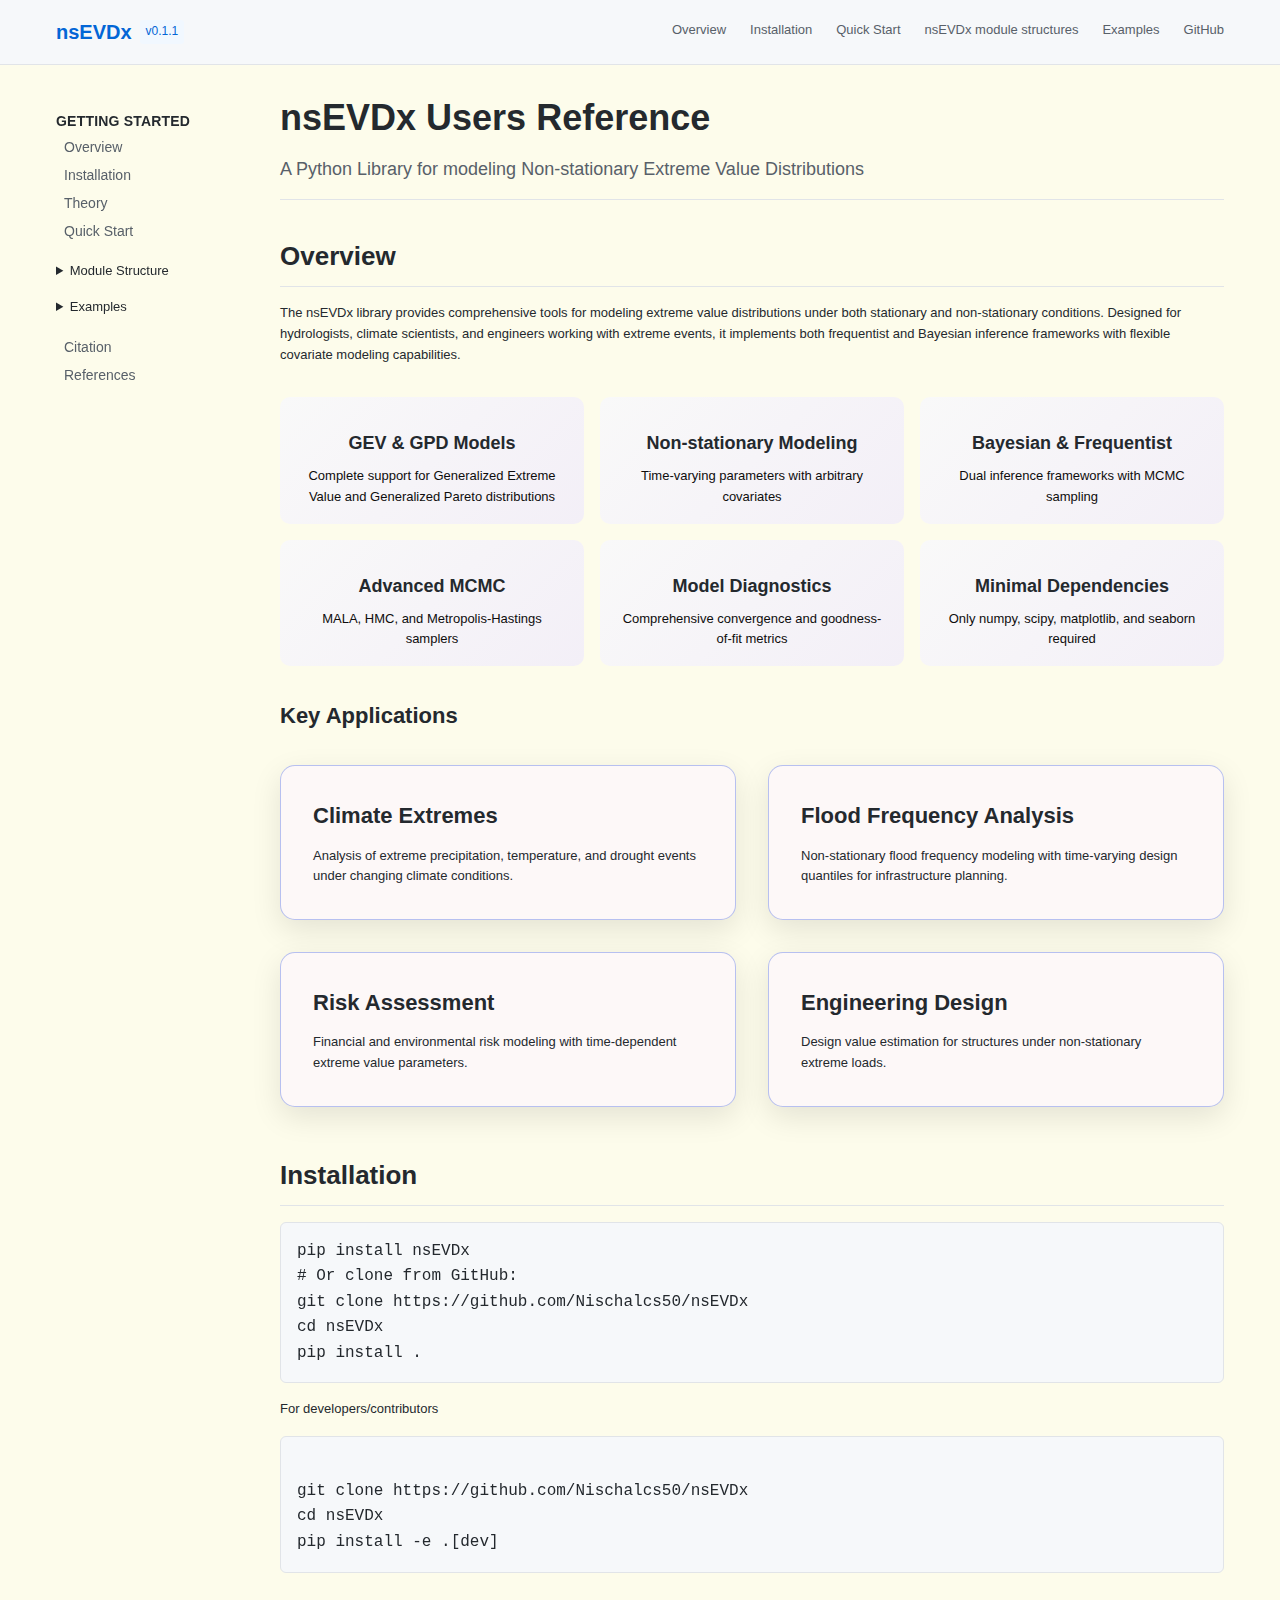
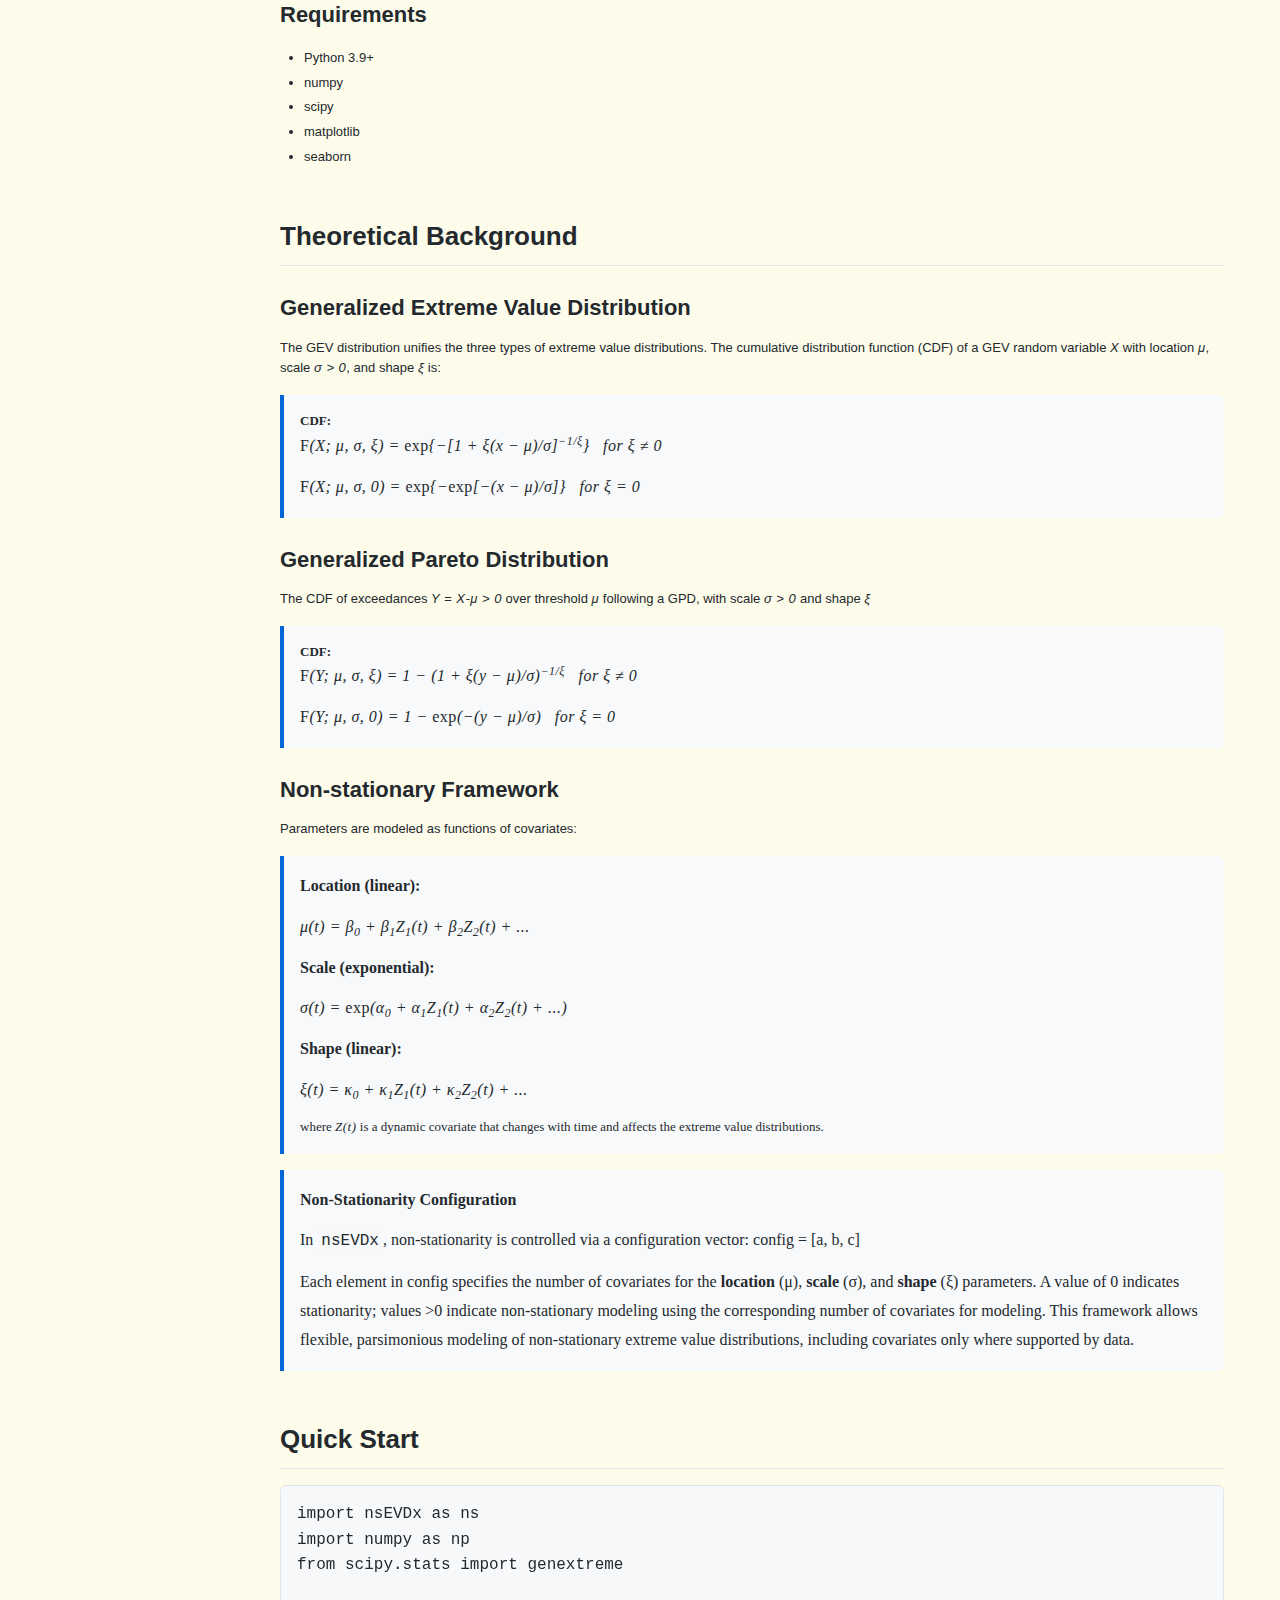
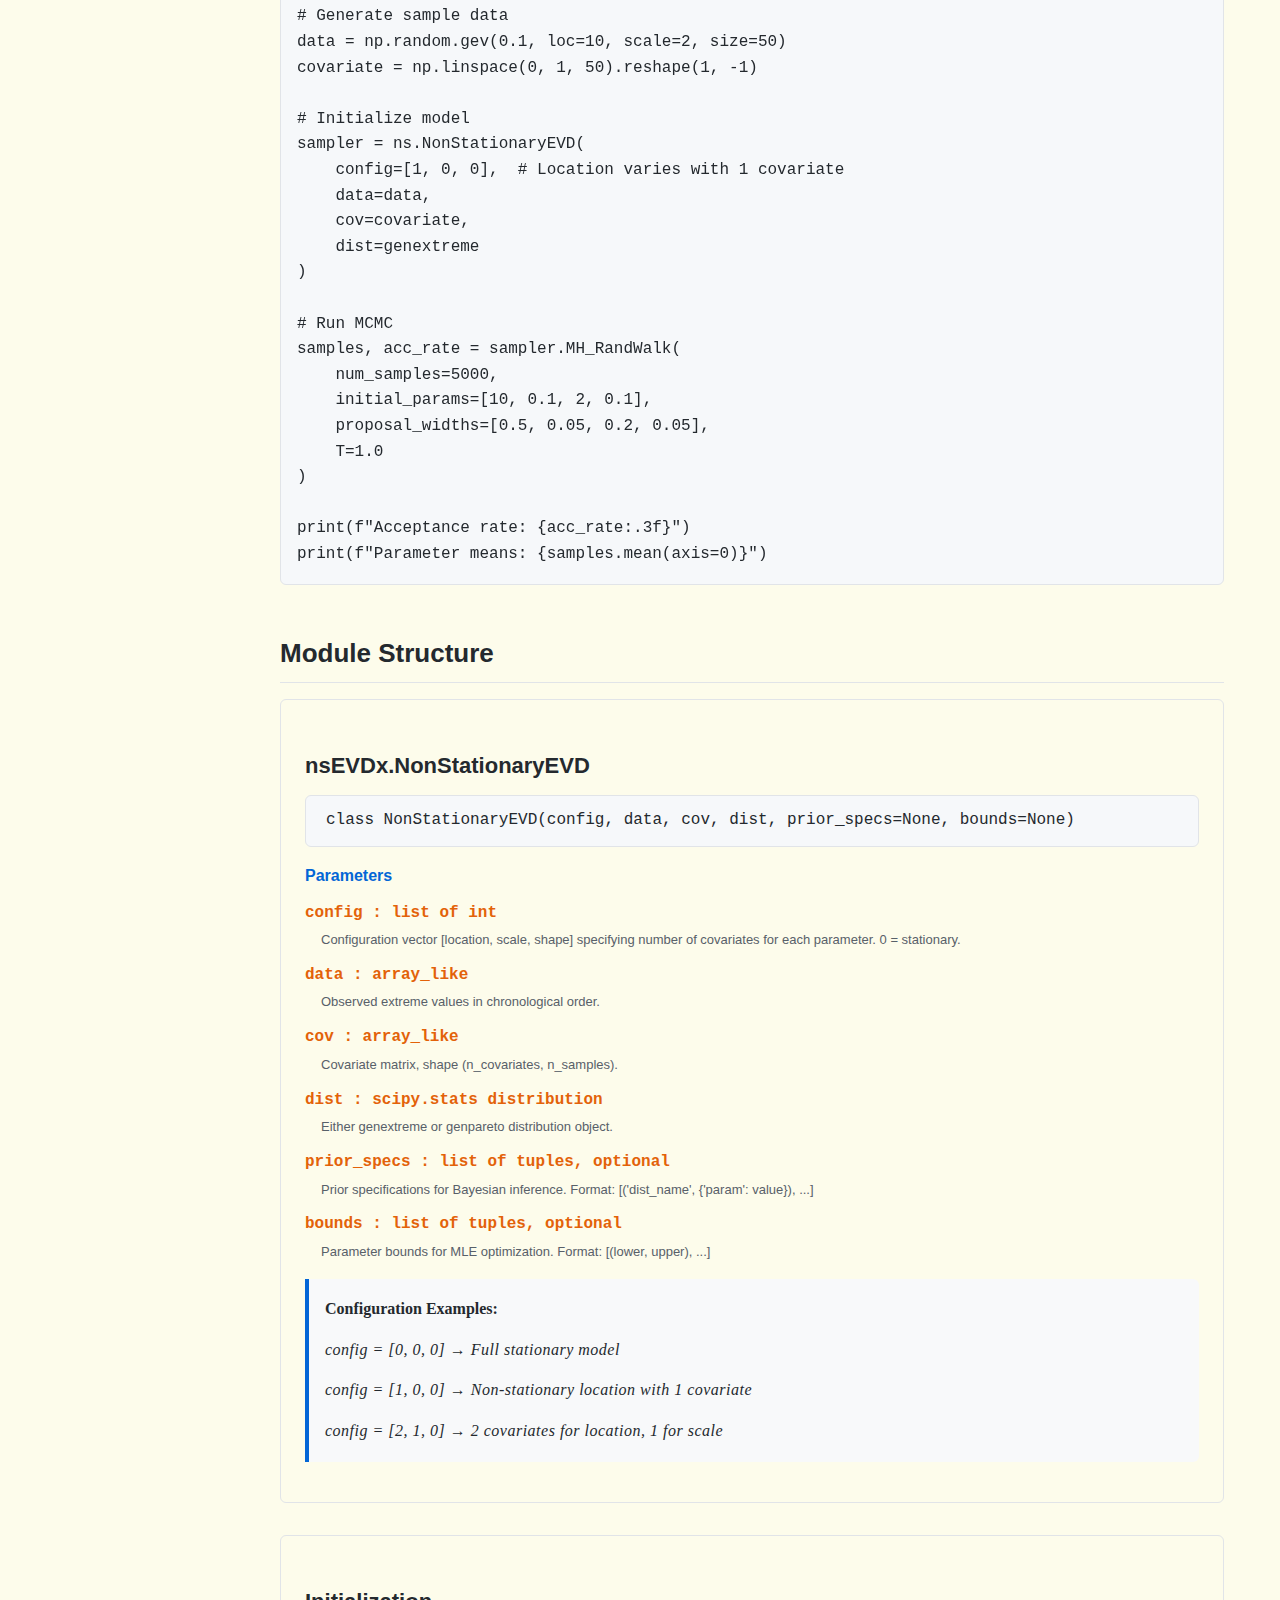
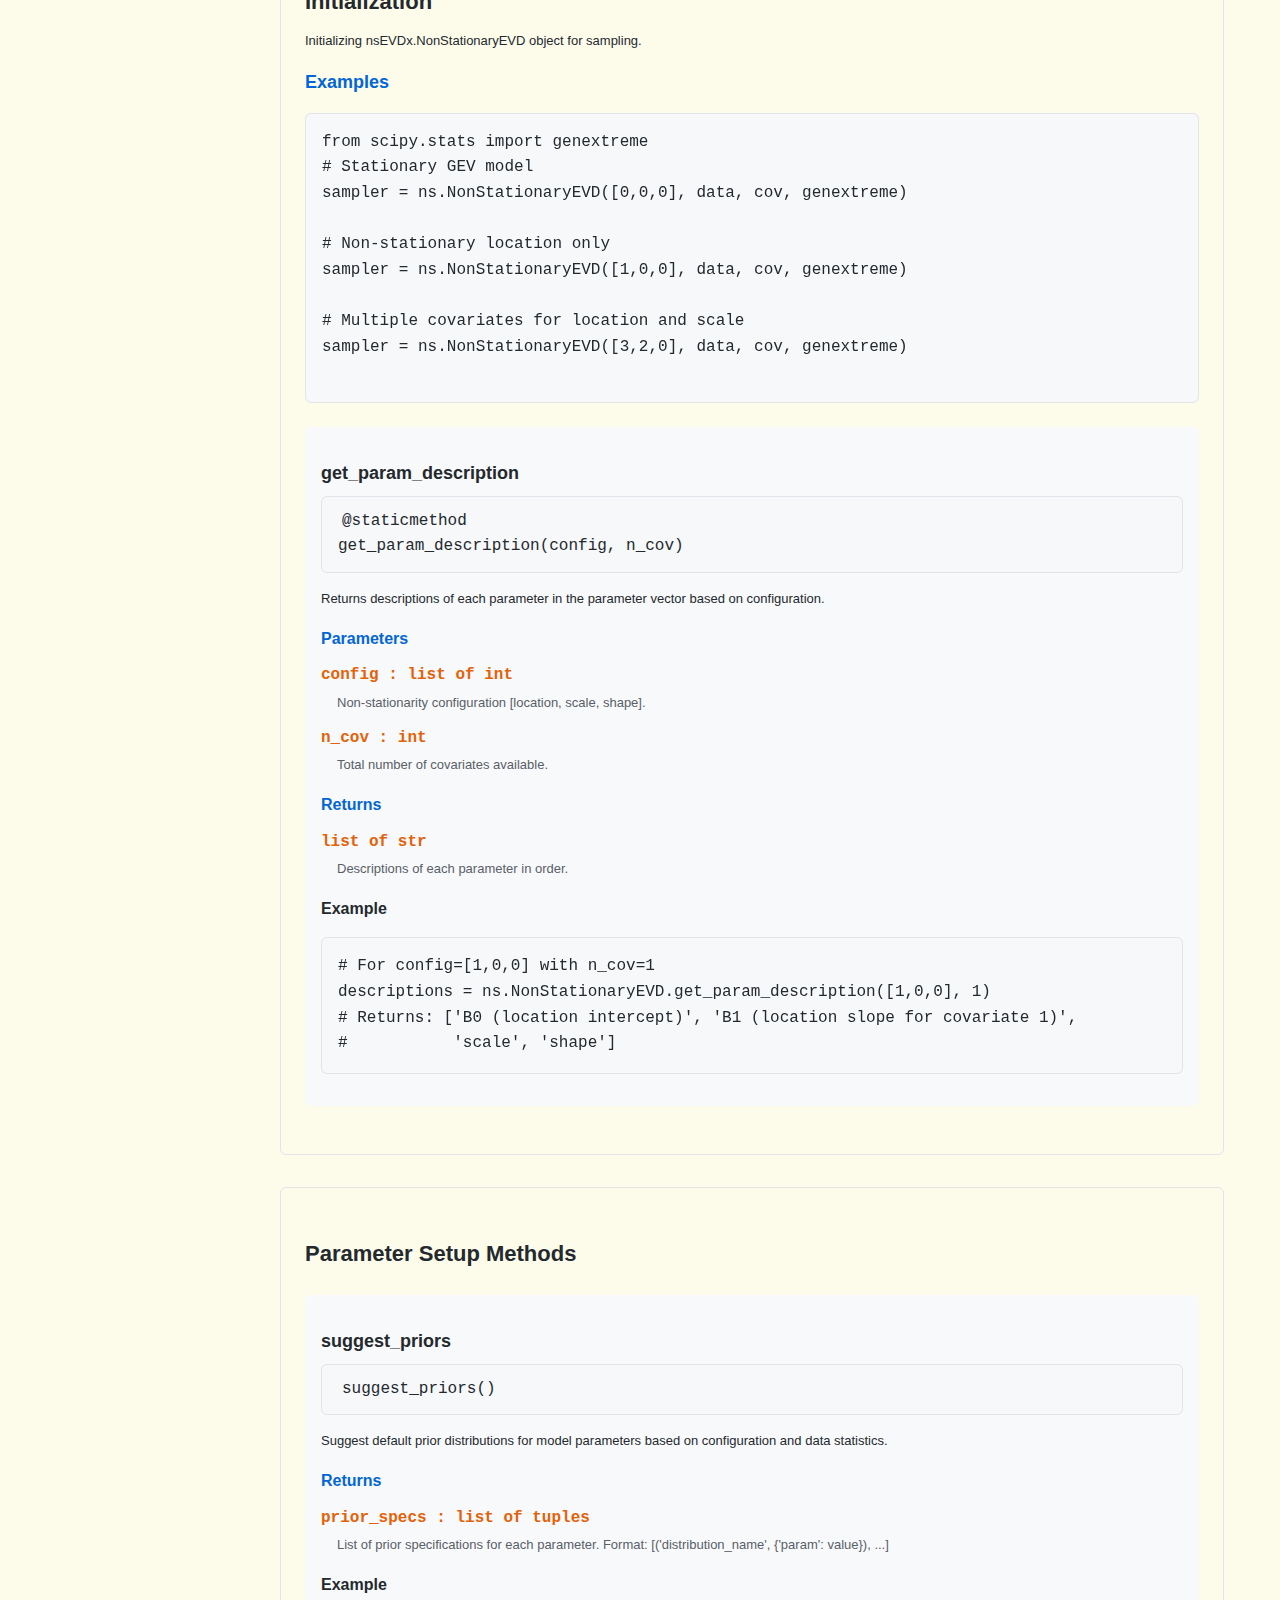
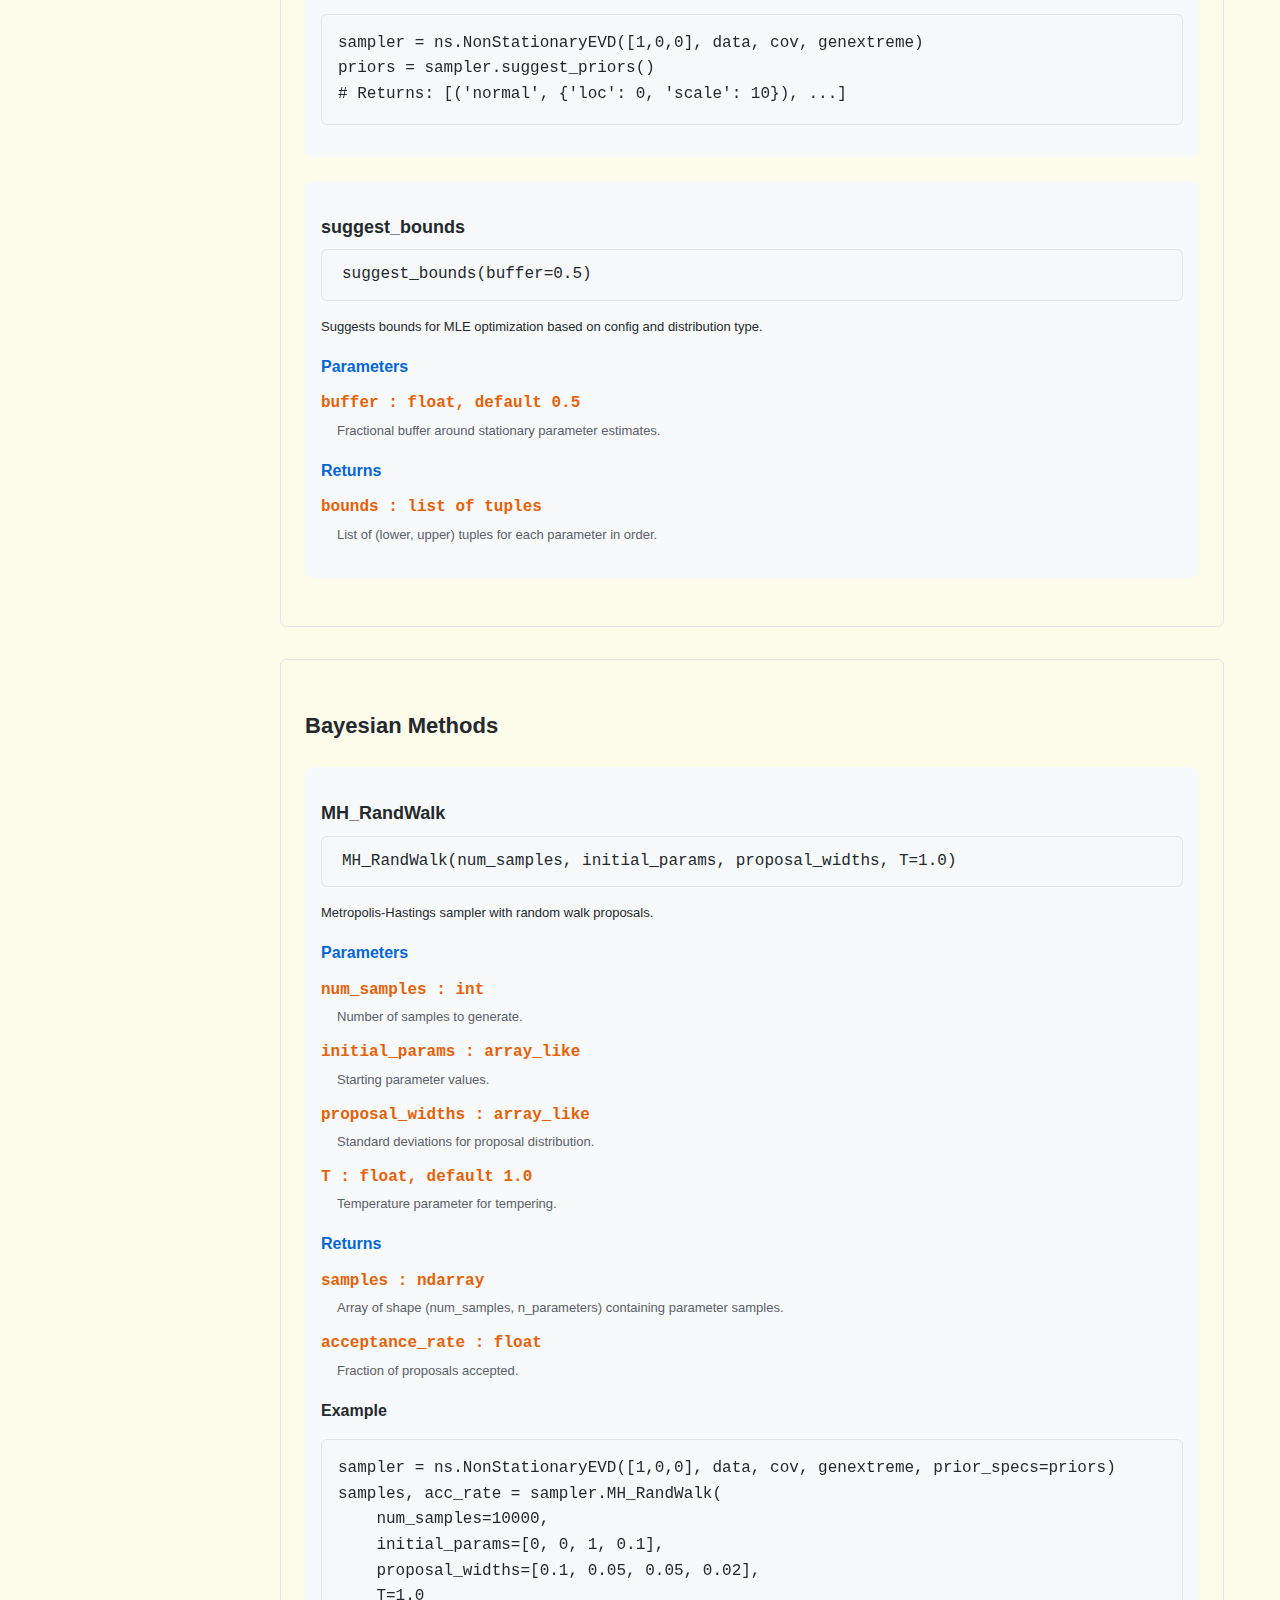
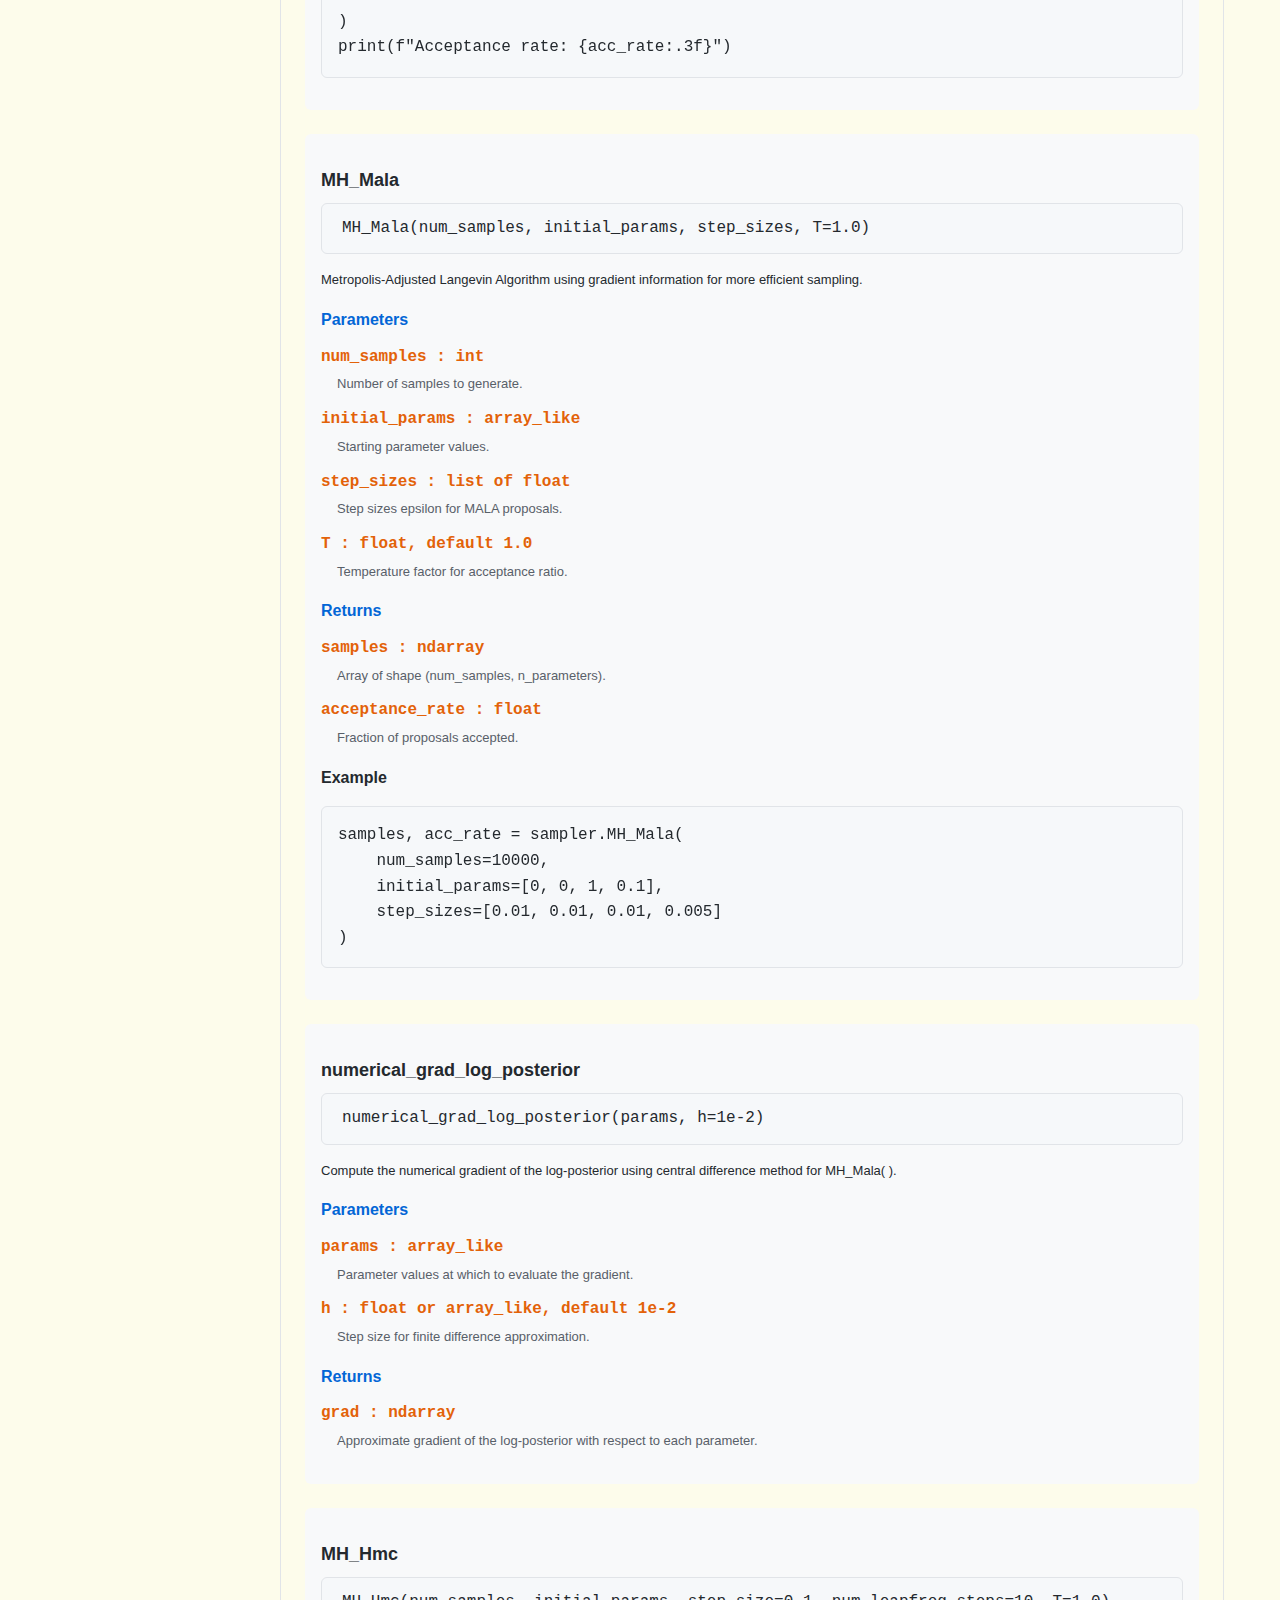
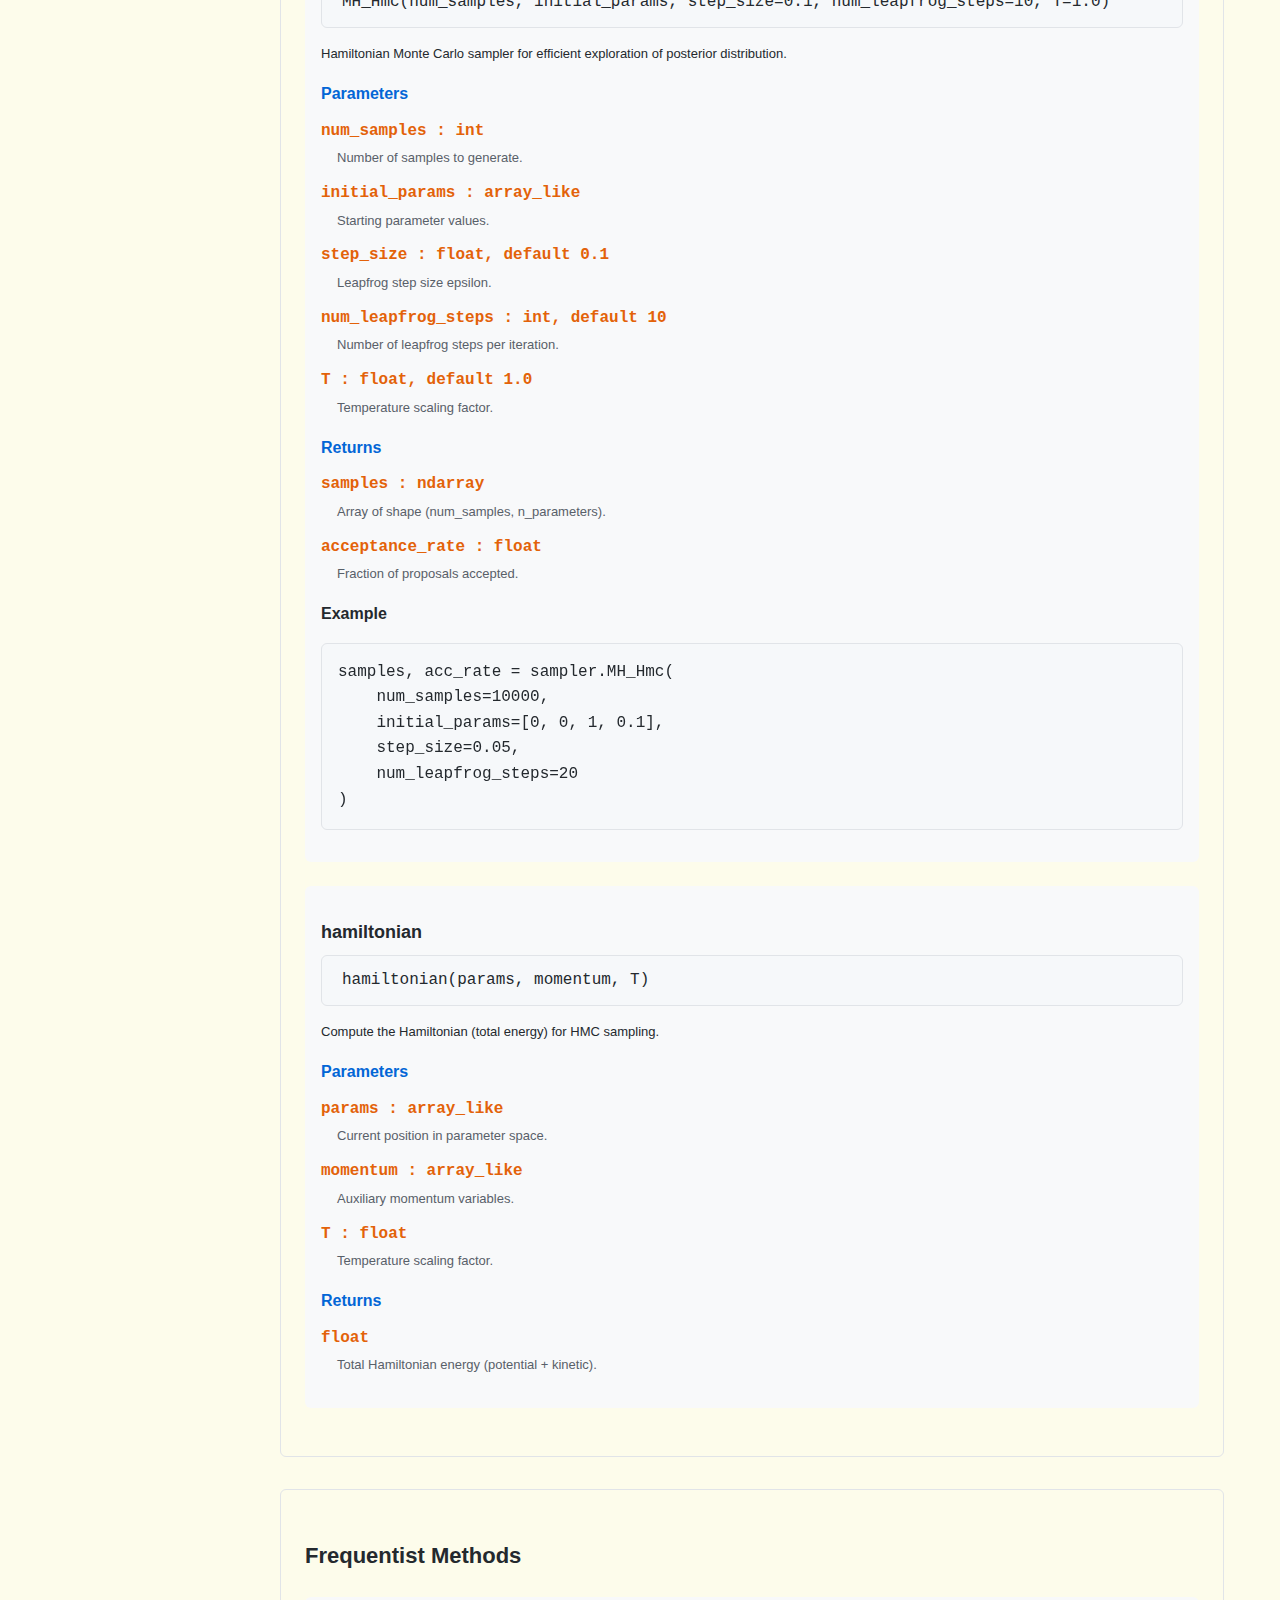
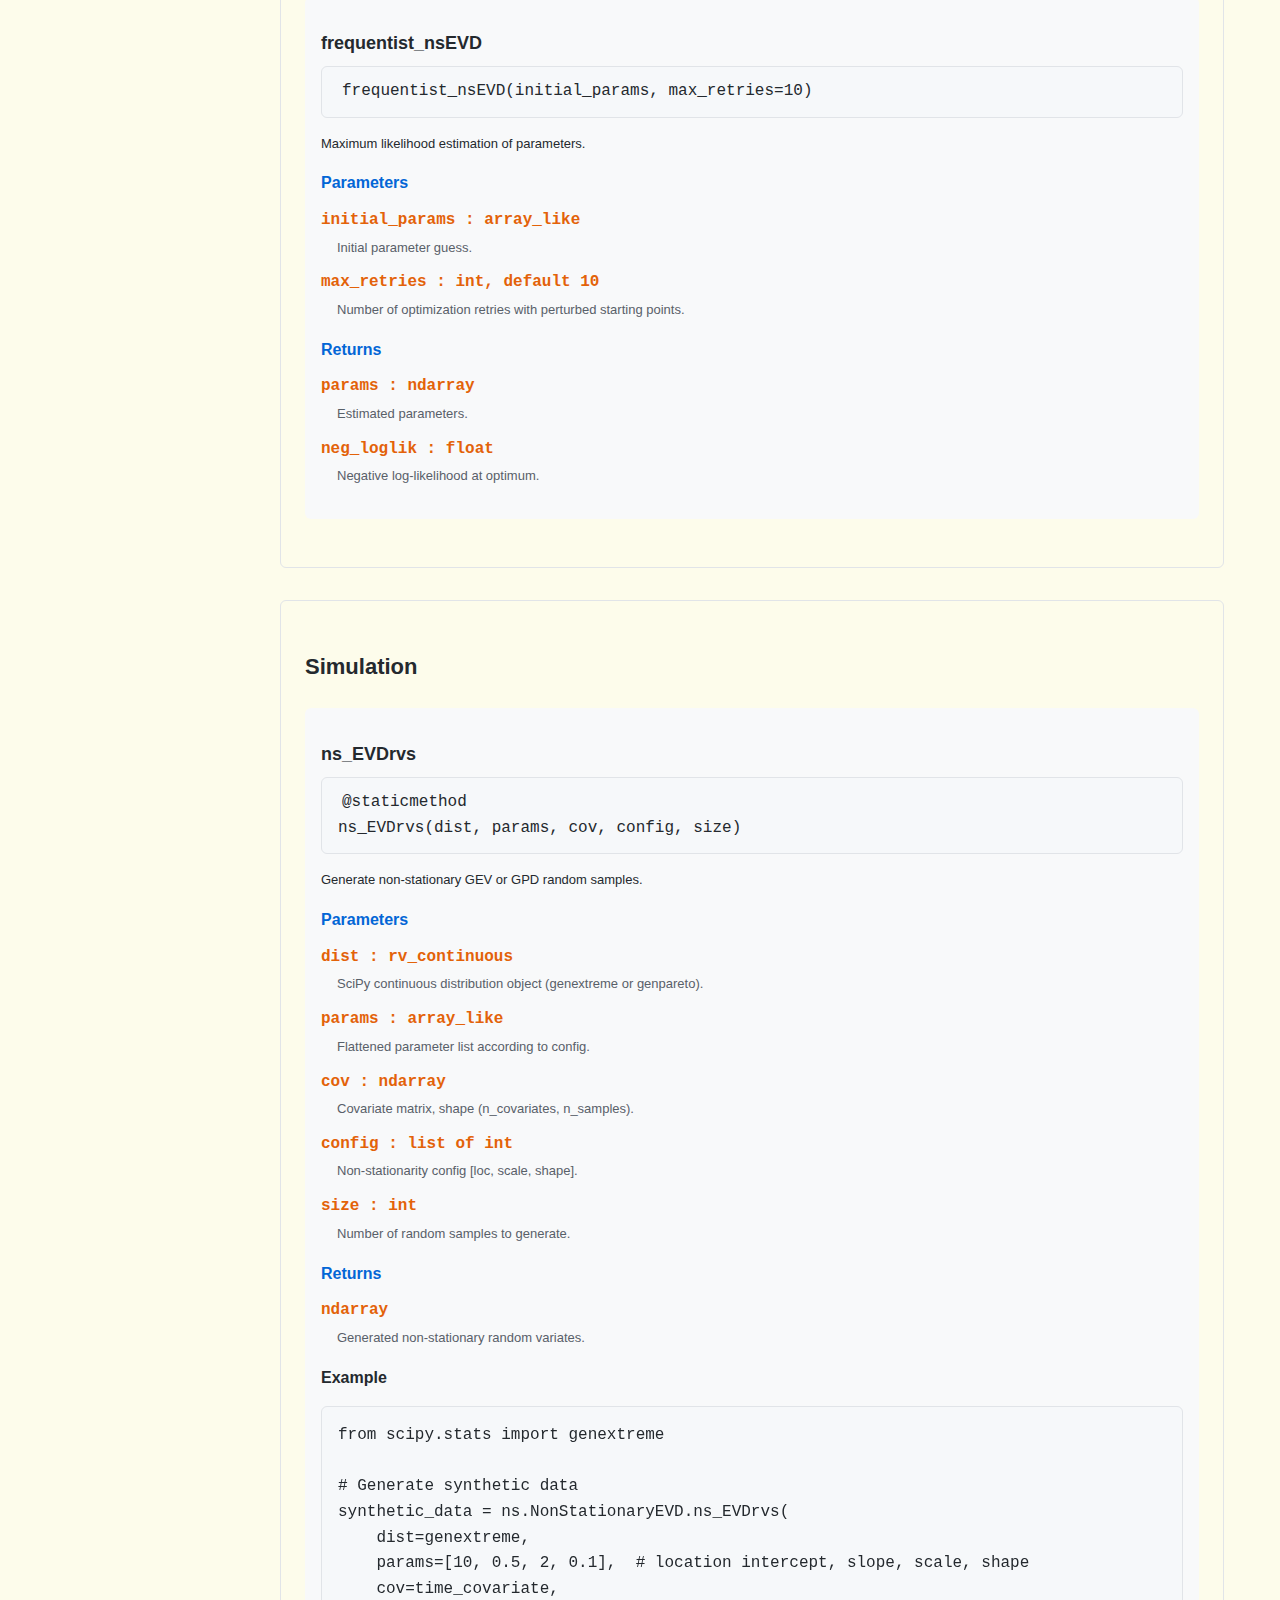
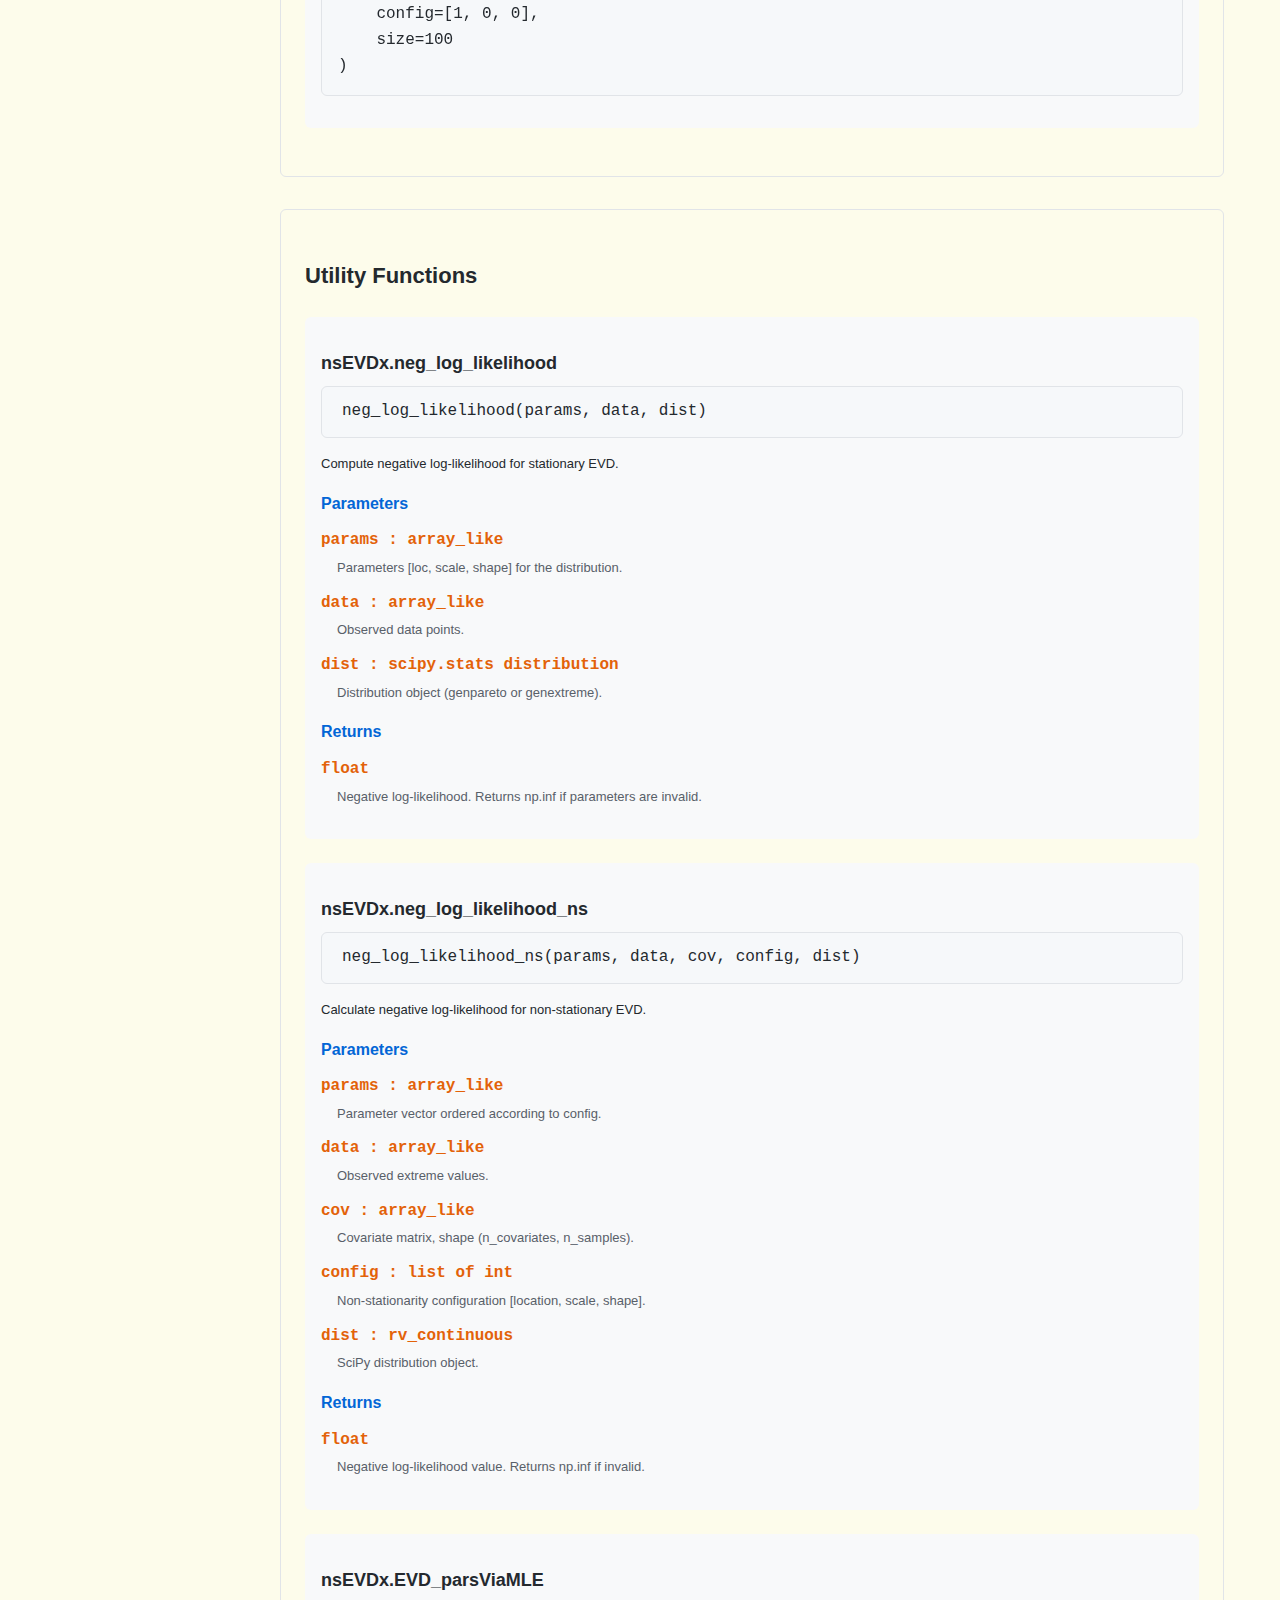
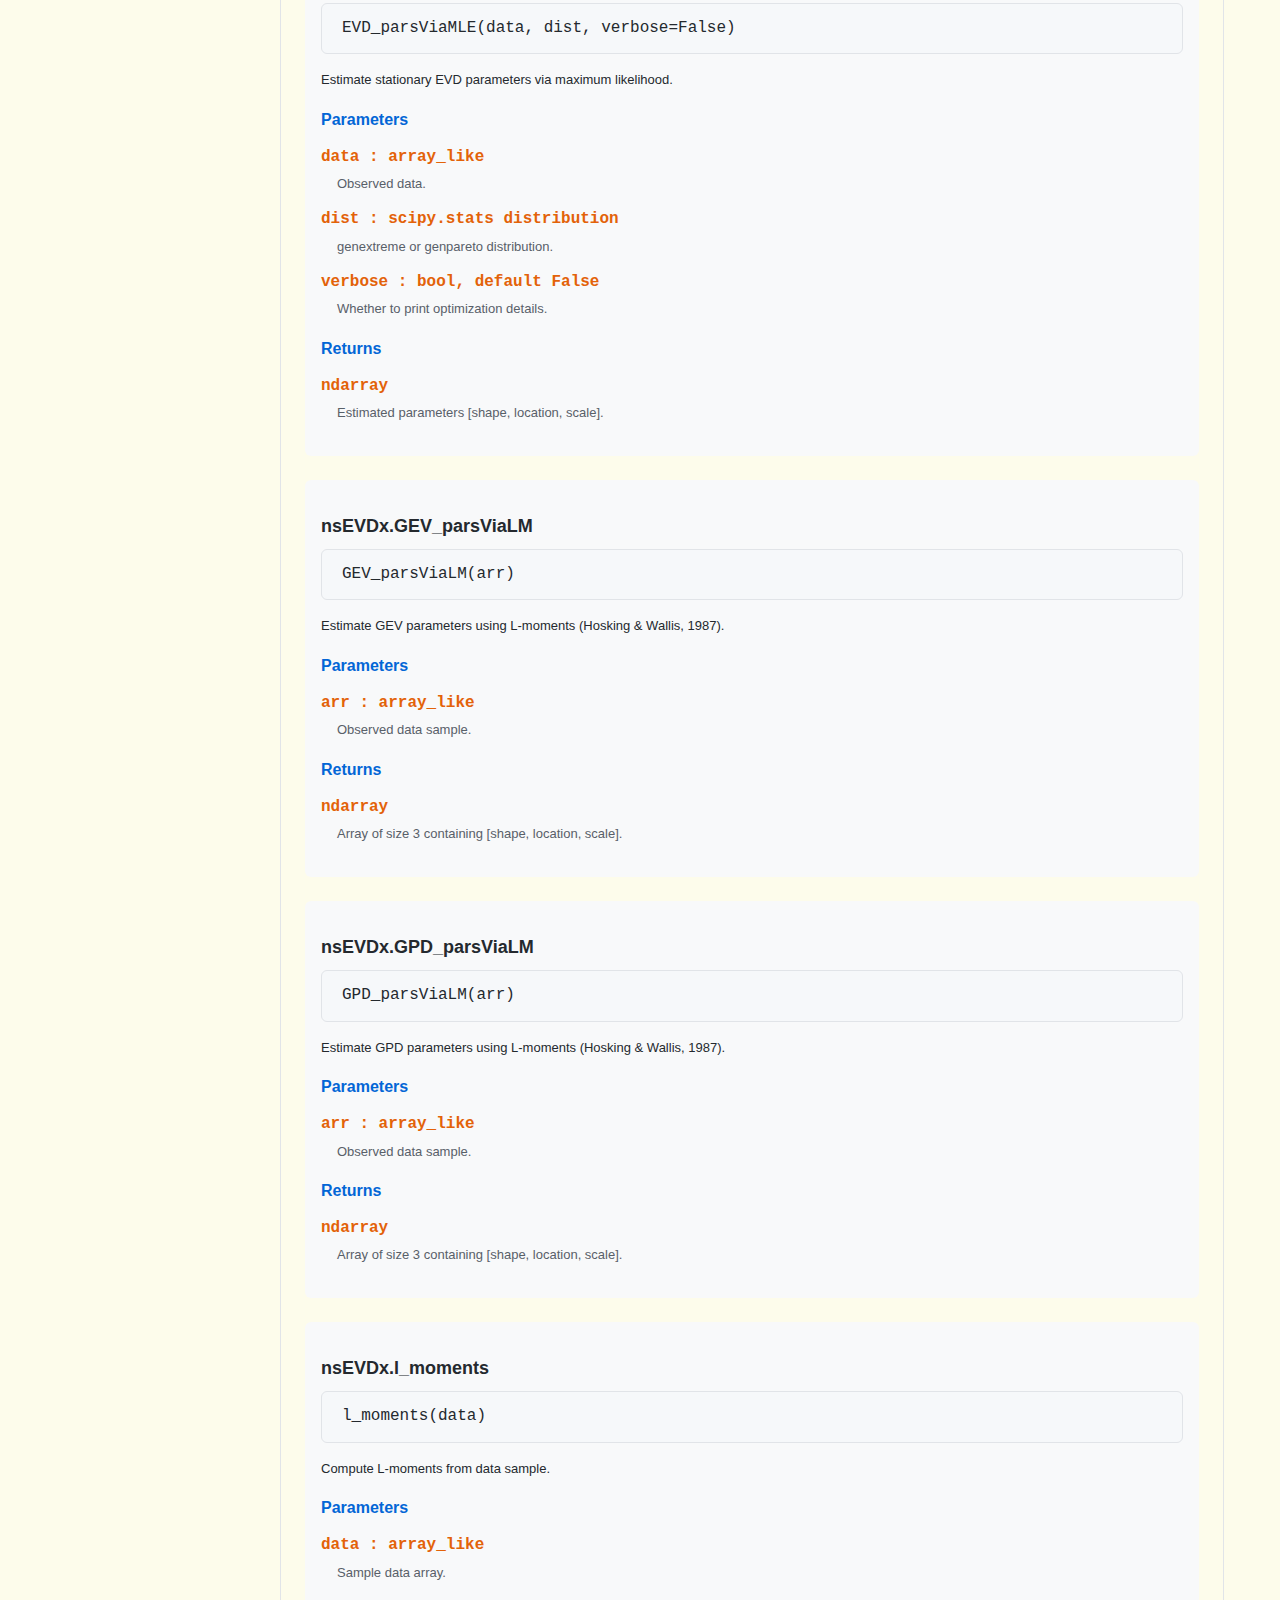
<file: web/index.html>
<!DOCTYPE html>
<html lang="en">
<head>
    <meta charset="UTF-8">
    <meta name="viewport" content="width=device-width, initial-scale=1.0">
    <title>nsEVDx API Reference</title>
    <link rel="stylesheet" href="styles2.css">
</head>
<body>
    <nav class="navbar">
        <div class="nav-container">
            <div class="nav-brand">
                <a href="#" class="nav-logo">nsEVDx</a>
                <span class="nav-version">v0.1.1</span>
            </div>
            <ul class="nav-menu">
                <li><a href="#overview">Overview</a></li>
                <li><a href="#installation">Installation</a></li>
                <li><a href="#quickstart">Quick Start</a></li>
                <li><a href="#api">nsEVDx module structures</a></li>
                <li><a href="#examples">Examples</a></li>
                <li><a href="https://github.com/nischalcs50/nsEVDx">GitHub</a></li>
            </ul>
        </div>
    </nav>

    <div class="container">
        <aside class="sidebar">
            <div class="sidebar-section">
                <h3>Getting Started</h3>
                <ul>
                    <li><a href="#overview">Overview</a></li>
                    <li><a href="#installation">Installation</a></li>
                    <li><a href="#theory">Theory</a></li>
                    <li><a href="#quickstart">Quick Start</a></li>
                </ul>
            </div>
            
            <div class="sidebar-section">
                <details closed>
                    <summary>Module Structure</summary>
                    <ul>
                        <li><a href="#nonstationary-evd">NonStationaryEVD</a></li>
                        <li><a href="#initialization">Initialization</a></li>
                        <li><a href="#parameter-setup">Parameter Setup</a></li>
                        <li><a href="#bayesian-methods">Bayesian Methods</a></li>
                        <li><a href="#frequentist-methods">Frequentist Methods</a></li>
                        <li><a href="#simulation">Simulation</a></li>
                        <li><a href="#utilities">Utility Functions</a></li>
                        <li><a href="#diagnostics">Diagnostics</a></li>
                    </ul>
                </details>
            </div>
            
            <div class="sidebar-section">
                <details closed>
                    <summary>Examples</summary>
                <ul>
                    <li><a href="#gev-fitting">GEV Fitting</a></li>
                    <li><a href="#gpd-fitting">GPD Fitting</a></li>
                    <li><a href="#model-comparison">Model Comparison</a></li>
                </ul>
                </details>
            </div>

            <div class="sidebar-section">
                <li><a href="#citations">Citation</a></li>
                <li><a href="#ref">References</a></li>
            </div>
        </aside>

        <main class="content">
            <header class="page-header">
                <h1>nsEVDx Users Reference</h1>
                <p class="page-subtitle">A Python Library for modeling Non-stationary Extreme Value Distributions</p>
            </header>
            

            <section id="overview">
                 <h2>Overview</h2>
                
                <p>The <span class="highlight">nsEVDx</span> library provides comprehensive tools for modeling extreme value distributions under both stationary and non-stationary conditions. Designed for hydrologists, climate scientists, and engineers working with extreme events, it implements both frequentist and Bayesian inference frameworks with flexible covariate modeling capabilities.</p>

                <div class="feature-list">
                    <div class="feature-item">
                        <h4>GEV & GPD Models</h4>
                        <p>Complete support for Generalized Extreme Value and Generalized Pareto distributions</p>
                    </div>
                    <div class="feature-item">
                        <h4>Non-stationary Modeling</h4>
                        <p>Time-varying parameters with arbitrary covariates</p>
                    </div>
                    <div class="feature-item">
                        <h4>Bayesian & Frequentist</h4>
                        <p>Dual inference frameworks with MCMC sampling</p>
                    </div>
                    <div class="feature-item">
                        <h4>Advanced MCMC</h4>
                        <p>MALA, HMC, and Metropolis-Hastings samplers</p>
                    </div>
                    <div class="feature-item">
                        <h4>Model Diagnostics</h4>
                        <p>Comprehensive convergence and goodness-of-fit metrics</p>
                    </div>
                    <div class="feature-item">
                        <h4>Minimal Dependencies</h4>
                        <p>Only numpy, scipy, matplotlib, and seaborn required</p>
                    </div>
                </div>

                <h3>Key Applications</h3>
                <div class="grid">
                    <div class="card">
                        <h3>Climate Extremes</h3>
                        <p>Analysis of extreme precipitation, temperature, and drought events under changing climate conditions.</p>
                    </div>
                    <div class="card">
                        <h3>Flood Frequency Analysis</h3>
                        <p>Non-stationary flood frequency modeling with time-varying design quantiles for infrastructure planning.</p>
                    </div>
                    <div class="card">
                        <h3>Risk Assessment</h3>
                        <p>Financial and environmental risk modeling with time-dependent extreme value parameters.</p>
                    </div>
                    <div class="card">
                        <h3>Engineering Design</h3>
                        <p>Design value estimation for structures under non-stationary extreme loads.</p>
                    </div>
                </div>
            </section>

            <section id="installation">
                <h2>Installation</h2>
                <pre><code class="language-bash">pip install nsEVDx  
# Or clone from GitHub:
git clone https://github.com/Nischalcs50/nsEVDx
cd nsEVDx
pip install .</code></pre>

For developers/contributors
<pre><code class="language-bash">
git clone https://github.com/Nischalcs50/nsEVDx
cd nsEVDx
pip install -e .[dev]</code></pre>
                
                <h3>Requirements</h3>
                <ul>
                    <li>Python 3.9+</li>
                    <li>numpy</li>
                    <li>scipy</li>
                    <li>matplotlib</li>
                    <li>seaborn</li>
                </ul>
            </section>

            <section id="theory">
                <h2>Theoretical Background</h2>
                
                <h3>Generalized Extreme Value Distribution</h3>
                <p>The GEV distribution unifies the three types of extreme value distributions.
                The cumulative distribution function (CDF) of a GEV random variable <span class="math-eq">X</span> with location <span class="math-eq">μ</span>, scale <span class="math-eq">σ > 0</span>, and shape <span class="math-eq">ξ</span> is:
                </p>
                <div class="math-block">
                
                    <strong>CDF:</strong>
                    <p class="math-eq">
                        <span class="math-fn">F</span>(<span class="math-eq">X</span>; <span class="math-eq">μ</span>, <span class="math-eq">σ</span>, <span class="math-eq">ξ</span>) = 
                        <span class="math-fn">exp</span>{−[1 + <span class="math-eq">ξ</span>(<span class="math-eq">x</span> − <span class="math-eq">μ</span>)/<span class="math-eq">σ</span>]<sup>−1/<span class="math-eq">ξ</span></sup>} 
                        &nbsp;&nbsp;for <span class="math-eq">ξ</span> ≠ 0
                    </p>
                    <p class="math-eq">
                        <span class="math-fn">F</span>(<span class="math-eq">X</span>; <span class="math-eq">μ</span>, <span class="math-eq">σ</span>, 0) = 
                        <span class="math-fn">exp</span>{−<span class="math-fn">exp</span>[−(<span class="math-eq">x</span> − <span class="math-eq">μ</span>)/<span class="math-eq">σ</span>]} 
                        &nbsp;&nbsp;for <span class="math-eq">ξ</span> = 0
                    </p>
                </div>

                <h3>Generalized Pareto Distribution</h3>
                <p>The CDF of exceedances <span class="math-eq">Y = X-μ > 0</span> over threshold <span class="math-eq">μ</span> following a GPD, with scale <span class="math-eq">σ > 0</span> and shape <span class="math-eq">ξ</span></p>
    
                <div class="math-block">
                    <strong>CDF:</strong>
                    <p class="math-eq">
                        <span class="math-fn">F</span>(<span class="math-eq">Y</span>; <span class="math-eq">μ</span>, <span class="math-eq">σ</span>, <span class="math-eq">ξ</span>) = 
                        1 − (1 + <span class="math-eq">ξ</span>(<span class="math-eq">y</span> − <span class="math-eq">μ</span>)/<span class="math-eq">σ</span>)<sup>−1/<span class="math-eq">ξ</span></sup> 
                        &nbsp;&nbsp;for <span class="math-eq">ξ</span> ≠ 0
                    </p>
                    <p class="math-eq">
                        <span class="math-fn">F</span>(<span class="math-eq">Y</span>; <span class="math-eq">μ</span>, <span class="math-eq">σ</span>, 0) = 
                        1 − <span class="math-fn">exp</span>(−(<span class="math-eq">y</span> − <span class="math-eq">μ</span>)/<span class="math-eq">σ</span>) 
                        &nbsp;&nbsp;for <span class="math-eq">ξ</span> = 0
                    </p>
                </div>

                <h3>Non-stationary Framework</h3>
                <p>Parameters are modeled as functions of covariates:</p>
    
                <div class="math-block">
                    <p><strong>Location (linear):</strong></p>
                    <p class="math-eq">
                        <span class="math-eq">μ</span>(<span class="math-eq">t</span>) = 
                        <span class="math-eq">β</span><sub>0</sub> + 
                        <span class="math-eq">β</span><sub>1</sub><span class="math-eq">Z</span><sub>1</sub>(<span class="math-eq">t</span>) + 
                        <span class="math-eq">β</span><sub>2</sub><span class="math-eq">Z</span><sub>2</sub>(<span class="math-eq">t</span>) + ...
                    </p>
                    
                    <p><strong>Scale (exponential):</strong></p>
                    <p class="math-eq">
                        <span class="math-eq">σ</span>(<span class="math-eq">t</span>) = 
                        <span class="math-fn">exp</span>(<span class="math-eq">α</span><sub>0</sub> + 
                        <span class="math-eq">α</span><sub>1</sub><span class="math-eq">Z</span><sub>1</sub>(<span class="math-eq">t</span>) + 
                        <span class="math-eq">α</span><sub>2</sub><span class="math-eq">Z</span><sub>2</sub>(<span class="math-eq">t</span>) + ...)
                    </p>
                    
                    <p><strong>Shape (linear):</strong></p>
                    <p class="math-eq">
                        <span class="math-eq">ξ</span>(<span class="math-eq">t</span>) = 
                        <span class="math-eq">κ</span><sub>0</sub> + 
                        <span class="math-eq">κ</span><sub>1</sub><span class="math-eq">Z</span><sub>1</sub>(<span class="math-eq">t</span>) + 
                        <span class="math-eq">κ</span><sub>2</sub><span class="math-eq">Z</span><sub>2</sub>(<span class="math-eq">t</span>) + ...
                    </p>
                    where <span class="math-eq">Z(t)</span> is a dynamic covariate that changes with time and affects the extreme value distributions.
                </div>

                <div class="math-block">
                    <p><strong>Non-Stationarity Configuration</strong></p>

                    <p>
                        In <code>nsEVDx</code>, non-stationarity is controlled via a configuration vector: 
                        <span class="display-math">config = [a, b, c]</span>
                    </p>

                    <p>
                        Each element in config specifies the number of covariates for the <strong>location</strong> (μ), 
                        <strong>scale</strong> (σ), and <strong>shape</strong> (ξ) parameters. 
                        A value of 0 indicates stationarity; values &gt;0 indicate non-stationary modeling using the corresponding number of covariates for modeling.
                    
                        This framework allows flexible, parsimonious modeling of non-stationary extreme value distributions, 
                        including covariates only where supported by data.
                    </p>
                </div>

            </section>

            <section id="quickstart">
                <h2>Quick Start</h2>
                <pre><code class="language-python">import nsEVDx as ns
import numpy as np
from scipy.stats import genextreme

# Generate sample data
data = np.random.gev(0.1, loc=10, scale=2, size=50)
covariate = np.linspace(0, 1, 50).reshape(1, -1)

# Initialize model
sampler = ns.NonStationaryEVD(
    config=[1, 0, 0],  # Location varies with 1 covariate
    data=data,
    cov=covariate,
    dist=genextreme
)

# Run MCMC
samples, acc_rate = sampler.MH_RandWalk(
    num_samples=5000,
    initial_params=[10, 0.1, 2, 0.1],
    proposal_widths=[0.5, 0.05, 0.2, 0.05],
    T=1.0
)

print(f"Acceptance rate: {acc_rate:.3f}")
print(f"Parameter means: {samples.mean(axis=0)}")
</code></pre>
            </section>

            <section id="api">
                <h2>Module Structure</h2>
                
                <div id="nonstationary-evd" class="api-section">
                    <h3>nsEVDx.NonStationaryEVD</h3>
                    <p class="api-signature">
                        <code>class NonStationaryEVD(config, data, cov, dist, prior_specs=None, bounds=None)</code>
                    </p>
                    
                    <div class="parameters">
                        <h4>Parameters</h4>
                        <dl>
                            <dt>config : list of int</dt>
                            <dd>Configuration vector [location, scale, shape] specifying number of covariates for each parameter. 0 = stationary.</dd>
                            
                            <dt>data : array_like</dt>
                            <dd>Observed extreme values in chronological order.</dd>
                            
                            <dt>cov : array_like</dt>
                            <dd>Covariate matrix, shape (n_covariates, n_samples).</dd>
                            
                            <dt>dist : scipy.stats distribution</dt>
                            <dd>Either genextreme or genpareto distribution object.</dd>
                            
                            <dt>prior_specs : list of tuples, optional</dt>
                            <dd>Prior specifications for Bayesian inference. Format: [('dist_name', {'param': value}), ...]</dd>
                            
                            <dt>bounds : list of tuples, optional</dt>
                            <dd>Parameter bounds for MLE optimization. Format: [(lower, upper), ...]</dd>
                        </dl>
                    </div>

                    <div class="math-block">
                        <p><strong>Configuration Examples:</strong></p>
                        <p class="math-eq">config = [0, 0, 0] → Full stationary model</p>
                        <p class="math-eq">config = [1, 0, 0] → Non-stationary location with 1 covariate</p>
                        <p class="math-eq">config = [2, 1, 0] → 2 covariates for location, 1 for scale</p>
                    </div>

                    
                </div>

                <!-- Initialization Methods -->
    <div id="initialization" class="api-section">
        <h3>Initialization</h3>
        Initializing nsEVDx.NonStationaryEVD object for sampling.
<div class="examples">
                        <h4>Examples</h4>
                        <pre><code class="language-python">from scipy.stats import genextreme
# Stationary GEV model
sampler = ns.NonStationaryEVD([0,0,0], data, cov, genextreme)

# Non-stationary location only
sampler = ns.NonStationaryEVD([1,0,0], data, cov, genextreme)

# Multiple covariates for location and scale
sampler = ns.NonStationaryEVD([3,2,0], data, cov, genextreme)
                            </code></pre>
                    </div>
        
        <div class="method">
            <h4>get_param_description</h4>
            <div class="api-signature">
                <code>@staticmethod<br>get_param_description(config, n_cov)</code>
            </div>
            <p>Returns descriptions of each parameter in the parameter vector based on configuration.</p>
            
            <div class="parameters">
                <h5>Parameters</h5>
                <dl>
                    <dt>config : list of int</dt>
                    <dd>Non-stationarity configuration [location, scale, shape].</dd>
                    
                    <dt>n_cov : int</dt>
                    <dd>Total number of covariates available.</dd>
                </dl>
            </div>
            
            <div class="returns">
                <h5>Returns</h5>
                <dl>
                    <dt>list of str</dt>
                    <dd>Descriptions of each parameter in order.</dd>
                </dl>
            </div>
            
            <div class="examples">
                <h5>Example</h5>
                <pre><code class="language-python"># For config=[1,0,0] with n_cov=1
descriptions = ns.NonStationaryEVD.get_param_description([1,0,0], 1)
# Returns: ['B0 (location intercept)', 'B1 (location slope for covariate 1)', 
#           'scale', 'shape']</code></pre>
            </div>
        </div>
    </div>

    <!-- Parameter Setup -->
    <div id="parameter-setup" class="api-section">
        <h3>Parameter Setup Methods</h3>
        
        <div class="method">
            <h4>suggest_priors</h4>
            <div class="api-signature">
                <code>suggest_priors()</code>
            </div>
            <p>Suggest default prior distributions for model parameters based on configuration and data statistics.</p>
            
            <div class="returns">
                <h5>Returns</h5>
                <dl>
                    <dt>prior_specs : list of tuples</dt>
                    <dd>List of prior specifications for each parameter. Format: [('distribution_name', {'param': value}), ...]</dd>
                </dl>
            </div>
            
            <div class="examples">
                <h5>Example</h5>
                <pre><code class="language-python">sampler = ns.NonStationaryEVD([1,0,0], data, cov, genextreme)
priors = sampler.suggest_priors()
# Returns: [('normal', {'loc': 0, 'scale': 10}), ...]</code></pre>
            </div>
        </div>

        <div class="method">
            <h4>suggest_bounds</h4>
            <div class="api-signature">
                <code>suggest_bounds(buffer=0.5)</code>
            </div>
            <p>Suggests bounds for MLE optimization based on config and distribution type.</p>
            
            <div class="parameters">
                <h5>Parameters</h5>
                <dl>
                    <dt>buffer : float, default 0.5</dt>
                    <dd>Fractional buffer around stationary parameter estimates.</dd>
                </dl>
            </div>
            
            <div class="returns">
                <h5>Returns</h5>
                <dl>
                    <dt>bounds : list of tuples</dt>
                    <dd>List of (lower, upper) tuples for each parameter in order.</dd>
                </dl>
            </div>
        </div>

        </div>

                <!-- Bayesian Methods -->
                <div id="bayesian-methods" class="api-section">
                    <h3>Bayesian Methods</h3>
                    
                    <div class="method">
                        <h4>MH_RandWalk</h4>
                        <p class="api-signature">
                            <code>MH_RandWalk(num_samples, initial_params, proposal_widths, T=1.0)</code>
                        </p>
                        <p>Metropolis-Hastings sampler with random walk proposals.</p>
                        
                        <div class="parameters">
                            <h5>Parameters</h5>
                            <dl>
                                <dt>num_samples : int</dt>
                                <dd>Number of samples to generate.</dd>
                                
                                <dt>initial_params : array_like</dt>
                                <dd>Starting parameter values.</dd>
                                
                                <dt>proposal_widths : array_like</dt>
                                <dd>Standard deviations for proposal distribution.</dd>
                                
                                <dt>T : float, default 1.0</dt>
                                <dd>Temperature parameter for tempering.</dd>
                            </dl>
                        </div>
                        
                        <div class="returns">
                            <h5>Returns</h5>
                            <dl>
                                <dt>samples : ndarray</dt>
                                <dd>Array of shape (num_samples, n_parameters) containing parameter samples.</dd>
                                
                                <dt>acceptance_rate : float</dt>
                                <dd>Fraction of proposals accepted.</dd>
                            </dl>
                        </div>
                        <div class="examples">
                <h5>Example</h5>
                <pre><code class="language-python">sampler = ns.NonStationaryEVD([1,0,0], data, cov, genextreme, prior_specs=priors)
samples, acc_rate = sampler.MH_RandWalk(
    num_samples=10000,
    initial_params=[0, 0, 1, 0.1],
    proposal_widths=[0.1, 0.05, 0.05, 0.02],
    T=1.0
)
print(f"Acceptance rate: {acc_rate:.3f}")</code></pre>
            </div>
        </div>
                    
                    <div class="method">
            <h4>MH_Mala</h4>
            <div class="api-signature">
                <code>MH_Mala(num_samples, initial_params, step_sizes, T=1.0)</code>
            </div>
            <p>Metropolis-Adjusted Langevin Algorithm using gradient information for more efficient sampling.</p>
            
            <div class="parameters">
                <h5>Parameters</h5>
                <dl>
                    <dt>num_samples : int</dt>
                    <dd>Number of samples to generate.</dd>
                    
                    <dt>initial_params : array_like</dt>
                    <dd>Starting parameter values.</dd>
                    
                    <dt>step_sizes : list of float</dt>
                    <dd>Step sizes epsilon for MALA proposals.</dd>
                    
                    <dt>T : float, default 1.0</dt>
                    <dd>Temperature factor for acceptance ratio.</dd>
                </dl>
            </div>
            
            <div class="returns">
                <h5>Returns</h5>
                <dl>
                    <dt>samples : ndarray</dt>
                    <dd>Array of shape (num_samples, n_parameters).</dd>
                    
                    <dt>acceptance_rate : float</dt>
                    <dd>Fraction of proposals accepted.</dd>
                </dl>
            </div>
            
            <div class="examples">
                <h5>Example</h5>
                <pre><code class="language-python">samples, acc_rate = sampler.MH_Mala(
    num_samples=10000,
    initial_params=[0, 0, 1, 0.1],
    step_sizes=[0.01, 0.01, 0.01, 0.005]
)</code></pre>
            </div>
        </div>

        <div class="method">
            <h4>numerical_grad_log_posterior</h4>
            <div class="api-signature">
                <code>numerical_grad_log_posterior(params, h=1e-2)</code>
            </div>
            <p>Compute the numerical gradient of the log-posterior using central difference method for MH_Mala( ).</p>
            
            <div class="parameters">
                <h5>Parameters</h5>
                <dl>
                    <dt>params : array_like</dt>
                    <dd>Parameter values at which to evaluate the gradient.</dd>
                    
                    <dt>h : float or array_like, default 1e-2</dt>
                    <dd>Step size for finite difference approximation.</dd>
                </dl>
            </div>
            
            <div class="returns">
                <h5>Returns</h5>
                <dl>
                    <dt>grad : ndarray</dt>
                    <dd>Approximate gradient of the log-posterior with respect to each parameter.</dd>
                </dl>
            </div>
        </div>
        

                    <div class="method">
            <h4>MH_Hmc</h4>
            <div class="api-signature">
                <code>MH_Hmc(num_samples, initial_params, step_size=0.1, num_leapfrog_steps=10, T=1.0)</code>
            </div>
            <p>Hamiltonian Monte Carlo sampler for efficient exploration of posterior distribution.</p>
            
            <div class="parameters">
                <h5>Parameters</h5>
                <dl>
                    <dt>num_samples : int</dt>
                    <dd>Number of samples to generate.</dd>
                    
                    <dt>initial_params : array_like</dt>
                    <dd>Starting parameter values.</dd>
                    
                    <dt>step_size : float, default 0.1</dt>
                    <dd>Leapfrog step size epsilon.</dd>
                    
                    <dt>num_leapfrog_steps : int, default 10</dt>
                    <dd>Number of leapfrog steps per iteration.</dd>
                    
                    <dt>T : float, default 1.0</dt>
                    <dd>Temperature scaling factor.</dd>
                </dl>
            </div>
            
            <div class="returns">
                <h5>Returns</h5>
                <dl>
                    <dt>samples : ndarray</dt>
                    <dd>Array of shape (num_samples, n_parameters).</dd>
                    
                    <dt>acceptance_rate : float</dt>
                    <dd>Fraction of proposals accepted.</dd>
                </dl>
            </div>
            
            <div class="examples">
                <h5>Example</h5>
                <pre><code class="language-python">samples, acc_rate = sampler.MH_Hmc(
    num_samples=10000,
    initial_params=[0, 0, 1, 0.1],
    step_size=0.05,
    num_leapfrog_steps=20
)</code></pre>
            </div>
        </div>

        <div class="method">
            <h4>hamiltonian</h4>
            <div class="api-signature">
                <code>hamiltonian(params, momentum, T)</code>
            </div>
            <p>Compute the Hamiltonian (total energy) for HMC sampling.</p>
            
            <div class="parameters">
                <h5>Parameters</h5>
                <dl>
                    <dt>params : array_like</dt>
                    <dd>Current position in parameter space.</dd>
                    
                    <dt>momentum : array_like</dt>
                    <dd>Auxiliary momentum variables.</dd>
                    
                    <dt>T : float</dt>
                    <dd>Temperature scaling factor.</dd>
                </dl>
            </div>
            
            <div class="returns">
                <h5>Returns</h5>
                <dl>
                    <dt>float</dt>
                    <dd>Total Hamiltonian energy (potential + kinetic).</dd>
                </dl>
            </div>
        </div>
    </div>

                <div id="frequentist-methods" class="api-section">
                    <h3>Frequentist Methods</h3>
                    
                    <div class="method">
                        <h4>frequentist_nsEVD</h4>
                        <p class="api-signature">
                            <code>frequentist_nsEVD(initial_params, max_retries=10)</code>
                        </p>
                        <p>Maximum likelihood estimation of parameters.</p>
                        
                        <div class="parameters">
                            <h5>Parameters</h5>
                            <dl>
                                <dt>initial_params : array_like</dt>
                                <dd>Initial parameter guess.</dd>
                                
                                <dt>max_retries : int, default 10</dt>
                                <dd>Number of optimization retries with perturbed starting points.</dd>
                            </dl>
                        </div>
                        
                        <div class="returns">
                            <h5>Returns</h5>
                            <dl>
                                <dt>params : ndarray</dt>
                                <dd>Estimated parameters.</dd>
                                
                                <dt>neg_loglik : float</dt>
                                <dd>Negative log-likelihood at optimum.</dd>
                            </dl>
                        </div>
                    </div>
                </div>

                <!-- Simulation -->
    <div id="simulation" class="api-section">
        <h3>Simulation</h3>
        
        <div class="method">
            <h4>ns_EVDrvs</h4>
            <div class="api-signature">
                <code>@staticmethod<br>ns_EVDrvs(dist, params, cov, config, size)</code>
            </div>
            <p>Generate non-stationary GEV or GPD random samples.</p>
            
            <div class="parameters">
                <h5>Parameters</h5>
                <dl>
                    <dt>dist : rv_continuous</dt>
                    <dd>SciPy continuous distribution object (genextreme or genpareto).</dd>
                    
                    <dt>params : array_like</dt>
                    <dd>Flattened parameter list according to config.</dd>
                    
                    <dt>cov : ndarray</dt>
                    <dd>Covariate matrix, shape (n_covariates, n_samples).</dd>
                    
                    <dt>config : list of int</dt>
                    <dd>Non-stationarity config [loc, scale, shape].</dd>
                    
                    <dt>size : int</dt>
                    <dd>Number of random samples to generate.</dd>
                </dl>
            </div>
            
            <div class="returns">
                <h5>Returns</h5>
                <dl>
                    <dt>ndarray</dt>
                    <dd>Generated non-stationary random variates.</dd>
                </dl>
            </div>
            
            <div class="examples">
                <h5>Example</h5>
                <pre><code class="language-python">from scipy.stats import genextreme

# Generate synthetic data
synthetic_data = ns.NonStationaryEVD.ns_EVDrvs(
    dist=genextreme,
    params=[10, 0.5, 2, 0.1],  # location intercept, slope, scale, shape
    cov=time_covariate,
    config=[1, 0, 0],
    size=100
)</code></pre>
            </div>
        </div>
    </div>

                <!-- Utilities -->
    <div id="utilities" class="api-section">
        <h3>Utility Functions</h3>
        
        <div class="function">
            <h4>nsEVDx.neg_log_likelihood</h4>
            <div class="api-signature">
                <code>neg_log_likelihood(params, data, dist)</code>
            </div>
            <p>Compute negative log-likelihood for stationary EVD.</p>
            
            <div class="parameters">
                <h5>Parameters</h5>
                <dl>
                    <dt>params : array_like</dt>
                    <dd>Parameters [loc, scale, shape] for the distribution.</dd>
                    
                    <dt>data : array_like</dt>
                    <dd>Observed data points.</dd>
                    
                    <dt>dist : scipy.stats distribution</dt>
                    <dd>Distribution object (genpareto or genextreme).</dd>
                </dl>
            </div>
            
            <div class="returns">
                <h5>Returns</h5>
                <dl>
                    <dt>float</dt>
                    <dd>Negative log-likelihood. Returns np.inf if parameters are invalid.</dd>
                </dl>
            </div>
        </div>

        <div class="function">
            <h4>nsEVDx.neg_log_likelihood_ns</h4>
            <div class="api-signature">
                <code>neg_log_likelihood_ns(params, data, cov, config, dist)</code>
            </div>
            <p>Calculate negative log-likelihood for non-stationary EVD.</p>
            
            <div class="parameters">
                <h5>Parameters</h5>
                <dl>
                    <dt>params : array_like</dt>
                    <dd>Parameter vector ordered according to config.</dd>
                    
                    <dt>data : array_like</dt>
                    <dd>Observed extreme values.</dd>
                    
                    <dt>cov : array_like</dt>
                    <dd>Covariate matrix, shape (n_covariates, n_samples).</dd>
                    
                    <dt>config : list of int</dt>
                    <dd>Non-stationarity configuration [location, scale, shape].</dd>
                    
                    <dt>dist : rv_continuous</dt>
                    <dd>SciPy distribution object.</dd>
                </dl>
            </div>
            
            <div class="returns">
                <h5>Returns</h5>
                <dl>
                    <dt>float</dt>
                    <dd>Negative log-likelihood value. Returns np.inf if invalid.</dd>
                </dl>
            </div>
        </div>

        <div class="function">
            <h4>nsEVDx.EVD_parsViaMLE</h4>
            <div class="api-signature">
                <code>EVD_parsViaMLE(data, dist, verbose=False)</code>
            </div>
            <p>Estimate stationary EVD parameters via maximum likelihood.</p>
            
            <div class="parameters">
                <h5>Parameters</h5>
                <dl>
                    <dt>data : array_like</dt>
                    <dd>Observed data.</dd>
                    
                    <dt>dist : scipy.stats distribution</dt>
                    <dd>genextreme or genpareto distribution.</dd>
                    
                    <dt>verbose : bool, default False</dt>
                    <dd>Whether to print optimization details.</dd>
                </dl>
            </div>
            
            <div class="returns">
                <h5>Returns</h5>
                <dl>
                    <dt>ndarray</dt>
                    <dd>Estimated parameters [shape, location, scale].</dd>
                </dl>
            </div>
        </div>

        <div class="function">
            <h4>nsEVDx.GEV_parsViaLM</h4>
            <div class="api-signature">
                <code>GEV_parsViaLM(arr)</code>
            </div>
            <p>Estimate GEV parameters using L-moments (Hosking & Wallis, 1987).</p>
            
            <div class="parameters">
                <h5>Parameters</h5>
                <dl>
                    <dt>arr : array_like</dt>
                    <dd>Observed data sample.</dd>
                </dl>
            </div>
            
            <div class="returns">
                <h5>Returns</h5>
                <dl>
                    <dt>ndarray</dt>
                    <dd>Array of size 3 containing [shape, location, scale].</dd>
                </dl>
            </div>
        </div>

        <div class="function">
            <h4>nsEVDx.GPD_parsViaLM</h4>
            <div class="api-signature">
                <code>GPD_parsViaLM(arr)</code>
            </div>
            <p>Estimate GPD parameters using L-moments (Hosking & Wallis, 1987).</p>
            
            <div class="parameters">
                <h5>Parameters</h5>
                <dl>
                    <dt>arr : array_like</dt>
                    <dd>Observed data sample.</dd>
                </dl>
            </div>
            
            <div class="returns">
                <h5>Returns</h5>
                <dl>
                    <dt>ndarray</dt>
                    <dd>Array of size 3 containing [shape, location, scale].</dd>
                </dl>
            </div>
        </div>

        <div class="function">
            <h4>nsEVDx.l_moments</h4>
            <div class="api-signature">
                <code>l_moments(data)</code>
            </div>
            <p>Compute L-moments from data sample.</p>
            
            <div class="parameters">
                <h5>Parameters</h5>
                <dl>
                    <dt>data : array_like</dt>
                    <dd>Sample data array.</dd>
                </dl>
            </div>
            
            <div class="returns">
                <h5>Returns</h5>
                <dl>
                    <dt>ndarray</dt>
                    <dd>Array containing [n, mean, L1, L2, T3, T4].</dd>
                </dl>
            </div>
        </div>

        <div class="function">
            <h4>nsEVDx.comb</h4>
            <div class="api-signature">
                <code>comb(n, k)</code>
            </div>
            <p>Compute binomial coefficient "n choose k".</p>
            
            <div class="parameters">
                <h5>Parameters</h5>
                <dl>
                    <dt>n : int</dt>
                    <dd>Total number of items.</dd>
                    
                    <dt>k : int</dt>
                    <dd>Number of items to choose.</dd>
                </dl>
            </div>
            
            <div class="returns">
                <h5>Returns</h5>
                <dl>
                    <dt>float</dt>
                    <dd>The binomial coefficient C(n, k).</dd>
                </dl>
            </div>
        </div>
    </div>

    <!-- Diagnostics -->
    <div id="diagnostics" class="api-section">
        <h3>Diagnostics & Visualization</h3>
        
        <div class="function">
            <h4>nsEVDx.plot_trace</h4>
            <div class="api-signature">
                <code>plot_trace(samples, config, fig_size=None, param_names_override=None)</code>
            </div>
            <p>Generate MCMC trace plots for convergence diagnostics.</p>
            
            <div class="parameters">
                <h5>Parameters</h5>
                <dl>
                    <dt>samples : ndarray</dt>
                    <dd>MCMC samples of shape (n_iterations, n_parameters).</dd>
                    
                    <dt>config : list of int</dt>
                    <dd>Non-stationarity config [loc, scale, shape].</dd>
                    
                    <dt>fig_size : tuple, optional</dt>
                    <dd>Figure size (width, height).</dd>
                    <dt>param_names_override : list of str, optional</dt>
                    <dd>Custom parameter names to override default naming.</dd>
                </dl>
            </div>
            
            <div class="examples">
                <h5>Example</h5>
                <pre><code class="language-python">import nsEVDx as ns

# After MCMC sampling
samples, acc_rate = sampler.MH_RandWalk(...)
ns.plot_trace(samples, config=[1,0,0], fig_size=(12, 8))</code></pre>
            </div>
        </div>

        <div class="function">
            <h4>nsEVDx.plot_posterior</h4>
            <div class="api-signature">
                <code>plot_posterior(samples, config, fig_size=None, param_names_override=None)</code>
            </div>
            <p>Generate posterior distribution plots with histograms and density curves.</p>
            
            <div class="parameters">
                <h5>Parameters</h5>
                <dl>
                    <dt>samples : ndarray</dt>
                    <dd>MCMC samples of shape (n_iterations, n_parameters).</dd>
                    
                    <dt>config : list of int</dt>
                    <dd>Non-stationarity config [loc, scale, shape].</dd>
                    
                    <dt>fig_size : tuple, optional</dt>
                    <dd>Figure size (width, height). Default based on number of parameters.</dd>
                    
                    <dt>param_names_override : list of str, optional</dt>
                    <dd>Custom parameter names.</dd>
                </dl>
            </div>
            
            <div class="examples">
                <h5>Example</h5>
                <pre><code class="language-python">ns.plot_posterior(samples, config=[1,0,0])

# With custom names
ns.plot_posterior(
    samples, 
    config=[1,0,0],
    param_names_override=['μ₀', 'μ₁', 'σ', 'ξ']
)</code></pre>
            </div>
        </div>

        <div class="function">
            <h4>nsEVDx.bayesian_metrics</h4>
            <div class="api-signature">
                <code>bayesian_metrics(samples, data, cov, config, dist)</code>
            </div>
            <p>Compute Bayesian model selection criteria (DIC, AIC, BIC) from posterior samples.</p>
            
            <div class="parameters">
                <h5>Parameters</h5>
                <dl>
                    <dt>samples : ndarray</dt>
                    <dd>Posterior samples, shape (n_samples, n_params).</dd>
                    
                    <dt>data : array_like</dt>
                    <dd>Observed data used to compute likelihood.</dd>
                    
                    <dt>cov : array_like</dt>
                    <dd>Covariates used in the non-stationary model.</dd>
                    
                    <dt>config : list of int</dt>
                    <dd>Configuration settings for the model.</dd>
                    
                    <dt>dist : scipy.stats distribution</dt>
                    <dd>Distribution type (genextreme or genpareto).</dd>
                </dl>
            </div>
            
            <div class="returns">
                <h5>Returns</h5>
                <dl>
                    <dt>dict</dt>
                    <dd>Dictionary containing computed values of DIC, AIC, and BIC.</dd>
                </dl>
            </div>
            
            <div class="math-block">
                <p><strong>Metrics:</strong></p>
                <p class="math-eq">DIC = −2 × <span class="math-fn">mean</span>(<span class="math-fn">log</span> <span class="math-eq">L</span>) + 2<span class="math-eq">p</span><sub>D</sub></p>
                <p class="math-eq">AIC = −2 × <span class="math-fn">max</span>(<span class="math-fn">log</span> <span class="math-eq">L</span>) + 2<span class="math-eq">k</span></p>
                <p class="math-eq">BIC = −2 × <span class="math-fn">max</span>(<span class="math-fn">log</span> <span class="math-eq">L</span>) + <span class="math-eq">k</span> × <span class="math-fn">log</span>(<span class="math-eq">n</span>)</p>
            </div>
            
            <div class="examples">
                <h5>Example</h5>
                <pre><code class="language-python">metrics = ns.bayesian_metrics(samples, data, cov, [1,0,0], genextreme)
print(f"DIC: {metrics['DIC']:.2f}")
print(f"AIC: {metrics['AIC']:.2f}")
print(f"BIC: {metrics['BIC']:.2f}")</code></pre>
            </div>
        </div>

        <div class="function">
            <h4>nsEVDx.gelman_rubin</h4>
            <div class="api-signature">
                <code>gelman_rubin(chains)</code>
            </div>
            <p>Compute Gelman-Rubin R-hat statistic for MCMC convergence diagnostics.</p>
            
            <div class="parameters">
                <h5>Parameters</h5>
                <dl>
                    <dt>chains : list of ndarray</dt>
                    <dd>List of chains, each with shape [n_samples, n_params].</dd>
                </dl>
            </div>
            
            <div class="returns">
                <h5>Returns</h5>
                <dl>
                    <dt>ndarray</dt>
                    <dd>R-hat values for each parameter. Values close to 1.0 indicate convergence.</dd>
                </dl>
            </div>
            
            <div class="math-block">
                <p><strong>Convergence criterion:</strong></p>
                <p class="math-eq">R̂ < 1.1 indicates good convergence</p>
                <p class="math-eq">R̂ > 1.1 suggests more iterations needed</p>
            </div>
            
            <div class="examples">
                <h5>Example</h5>
                <pre><code class="language-python"># Run multiple chains
chains = []
for i in range(4):
    samples, _ = sampler.MH_RandWalk(
        num_samples=10000,
        initial_params=init_params + np.random.randn(4)*0.1,
        proposal_widths=[0.1, 0.05, 0.05, 0.02]
    )
    chains.append(samples)

# Check convergence
rhat = ns.gelman_rubin(chains)
print("R-hat values:", rhat)
print("Converged:", np.all(rhat < 1.1))</code></pre>
            </div>
        </div>
    </div>
for more detail visit <a href='https://github.com/Nischalcs50/nsEVDx/blob/master/docs/API.md'>API</a>
            </section>

            <section id="examples">
                <h2>Examples</h2>
                
                <div id="gev-fitting" class="example">
    <h3>GEV Model Fitting</h3>
    <p>
        View the full example on GitHub: 
        <a href="https://github.com/Nischalcs50/nsEVDx/blob/master/examples/example_GEV.ipynb" target="_blank">
            GEV Model Fitting Notebook
        </a>
    </p>
</div>

                <div id="gpd-fitting" class="example">
    <h3>GPD Threshold Exceedances</h3>
    <p>
        View the full example on GitHub: 
        <a href="https://github.com/Nischalcs50/nsEVDx/blob/master/examples/example_GPD_frequentist.ipynb" target="_blank">
            GPD Frequentist Example Notebook
        </a>
    </p>
</div>

                For more examples on Jupyternotebook visit <a href="https://github.com/Nischalcs50/nsEVDx/tree/master/examples">Examples</a>
            </section>

    <section id="citations"></section>
            <h2>Citation</h2>
    <p>
        If you use <strong>nsEVDx</strong> in your research, please cite:
    </p>
    <ol>
        <li>
            Kafle, N., &amp; Meier, C. I. (2025). 
            <em>nsEVDx: A Python library for modeling Non-Stationary Extreme Value Distributions</em>. 
            arXiv preprint <a href="https://arxiv.org/abs/2509.07261" target="_blank">arXiv:2509.07261</a>.
        </li>
        <li>
            Kafle, N., &amp; Meier, C. (2025). 
            <em>nsEVDx: A Python Library for Modeling Non-Stationary Extreme Value Distributions (v0.1.0)</em>. 
            Zenodo. <a href="https://doi.org/10.5281/zenodo.15850043" target="_blank">https://doi.org/10.5281/zenodo.15850043</a>
        </li>
    </ol> </section>

<section id="ref">
    <h2>References</h2>
    <ol>
        <li>
            Betancourt, M. (2017). 
            <em>A Conceptual Introduction to Hamiltonian Monte Carlo</em>. 
            arXiv: Methodology.
        </li>
        <li>
            Coles, S. (2007). 
            <em>An Introduction to Statistical Modeling of Extreme Values</em> (4th printing). 
            Springer. <a href="https://doi.org/10.1007/978-1-4471-3675-0" target="_blank">https://doi.org/10.1007/978-1-4471-3675-0</a>
        </li>
        <li>
            Gilleland, E. (2025). 
            <em>extRemes: Extreme Value Analysis</em>. 
            <a href="https://doi.org/10.32614/CRAN.package.extRemes" target="_blank">https://doi.org/10.32614/CRAN.package.extRemes</a>
        </li>
        <li>
            Heffernan, J. E., Stephenson, A. G., &amp; Gilleland, E. (2003). 
            <em>Ismev: An Introduction to Statistical Modeling of Extreme Values</em>. 
            <a href="https://CRAN.R-project.org/package=ismev" target="_blank">https://CRAN.R-project.org/package=ismev</a>
        </li>
        <li>
            Hosking, J. R. M., &amp; Wallis, J. R. (1997). 
            <em>Regional Frequency Analysis: An Approach Based on L-Moments</em> (Vol. 93). 
            Cambridge University Press. 
            <a href="https://doi.org/10.1017/cbo9780511529443" target="_blank">https://doi.org/10.1017/cbo9780511529443</a>
        </li>
        <li>
            IRSN. (2024). 
            <em>NSGEV: Non-Stationary GEV Time Series</em>. 
            <a href="https://github.com/IRSN/NSGEV/" target="_blank">https://github.com/IRSN/NSGEV/</a>
        </li>
        <li>
            Kafle, N., &amp; Meier, C. (n.d.). 
            <em>Detecting trends in short duration extreme precipitation over SEUS using neighborhood based method</em>. 
            Manuscript in Preparation.
        </li>
        <li>
            Kafle, N., &amp; Meier, C. (2025). 
            <em>Evaluating Methodologies for Detecting Trends in Short-Duration Extreme Rainfall in the Southeastern United States</em>. 
            Extreme Hydrological or Critical Event Analysis-III, EWRI Congress 2025, Anchorage, AK, U.S. 
            <a href="https://alaska2025.eventscribe.net" target="_blank">https://alaska2025.eventscribe.net</a>
        </li>
        <li>
            Oriol Abril-Pla, V. Andreani, C. Carroll, L. Y. Dong, C. Fonnesbeck, M. Kochurov, R. Kumar, J. Lao, C. C. Luhmann, O. A. Martin, M. Osthege, R. Vieira, T. V. Wiecki, &amp; R. Zinkov. (2023). 
            <em>PyMC: A modern, and comprehensive probabilistic programming framework in Python</em>. 
            PeerJ Computer Science, 9, e1516. 
            <a href="https://doi.org/10.7717/peerj-cs.1516" target="_blank">https://doi.org/10.7717/peerj-cs.1516</a>
        </li>
        <li>
            Paciorek, C. (2016). 
            <em>climextRemes: Tools for Analyzing Climate Extremes</em>. 
            <a href="https://CRAN.R-project.org/package=climextRemes" target="_blank">https://CRAN.R-project.org/package=climextRemes</a>
        </li>
        <li>
            Robert, C. P., &amp; Casella, G. (2009). 
            <em>Introducing Monte Carlo Methods with R</em>. 
            <a href="https://doi.org/10.1007/978-1-4419-1576-4" target="_blank">https://doi.org/10.1007/978-1-4419-1576-4</a>
        </li>
        <li>
            Roberts, G. O., &amp; Tweedie, R. L. (1996). 
            <em>Exponential Convergence of Langevin Distributions and Their Discrete Approximations</em>. 
            Bernoulli, 2(4), 341. 
            <a href="https://doi.org/10.2307/3318418" target="_blank">https://doi.org/10.2307/3318418</a>
        </li>
        <li>
            Stan Development Team. (2023a). 
            <em>CmdStan: The command-line interface to Stan</em>. 
            <a href="https://mc-stan.org/users/interfaces/cmdstan" target="_blank">https://mc-stan.org/users/interfaces/cmdstan</a>
        </li>
        <li>
            Stan Development Team. (2023b). 
            <em>PyStan: The Python interface to Stan</em>. 
            <a href="https://pystan.readthedocs.io/" target="_blank">https://pystan.readthedocs.io/</a>
        </li>
    </ol>
</section>


        </main>
    </div>

    <!--<script src="script.js"></script>-->
</body>
</html>
</file>
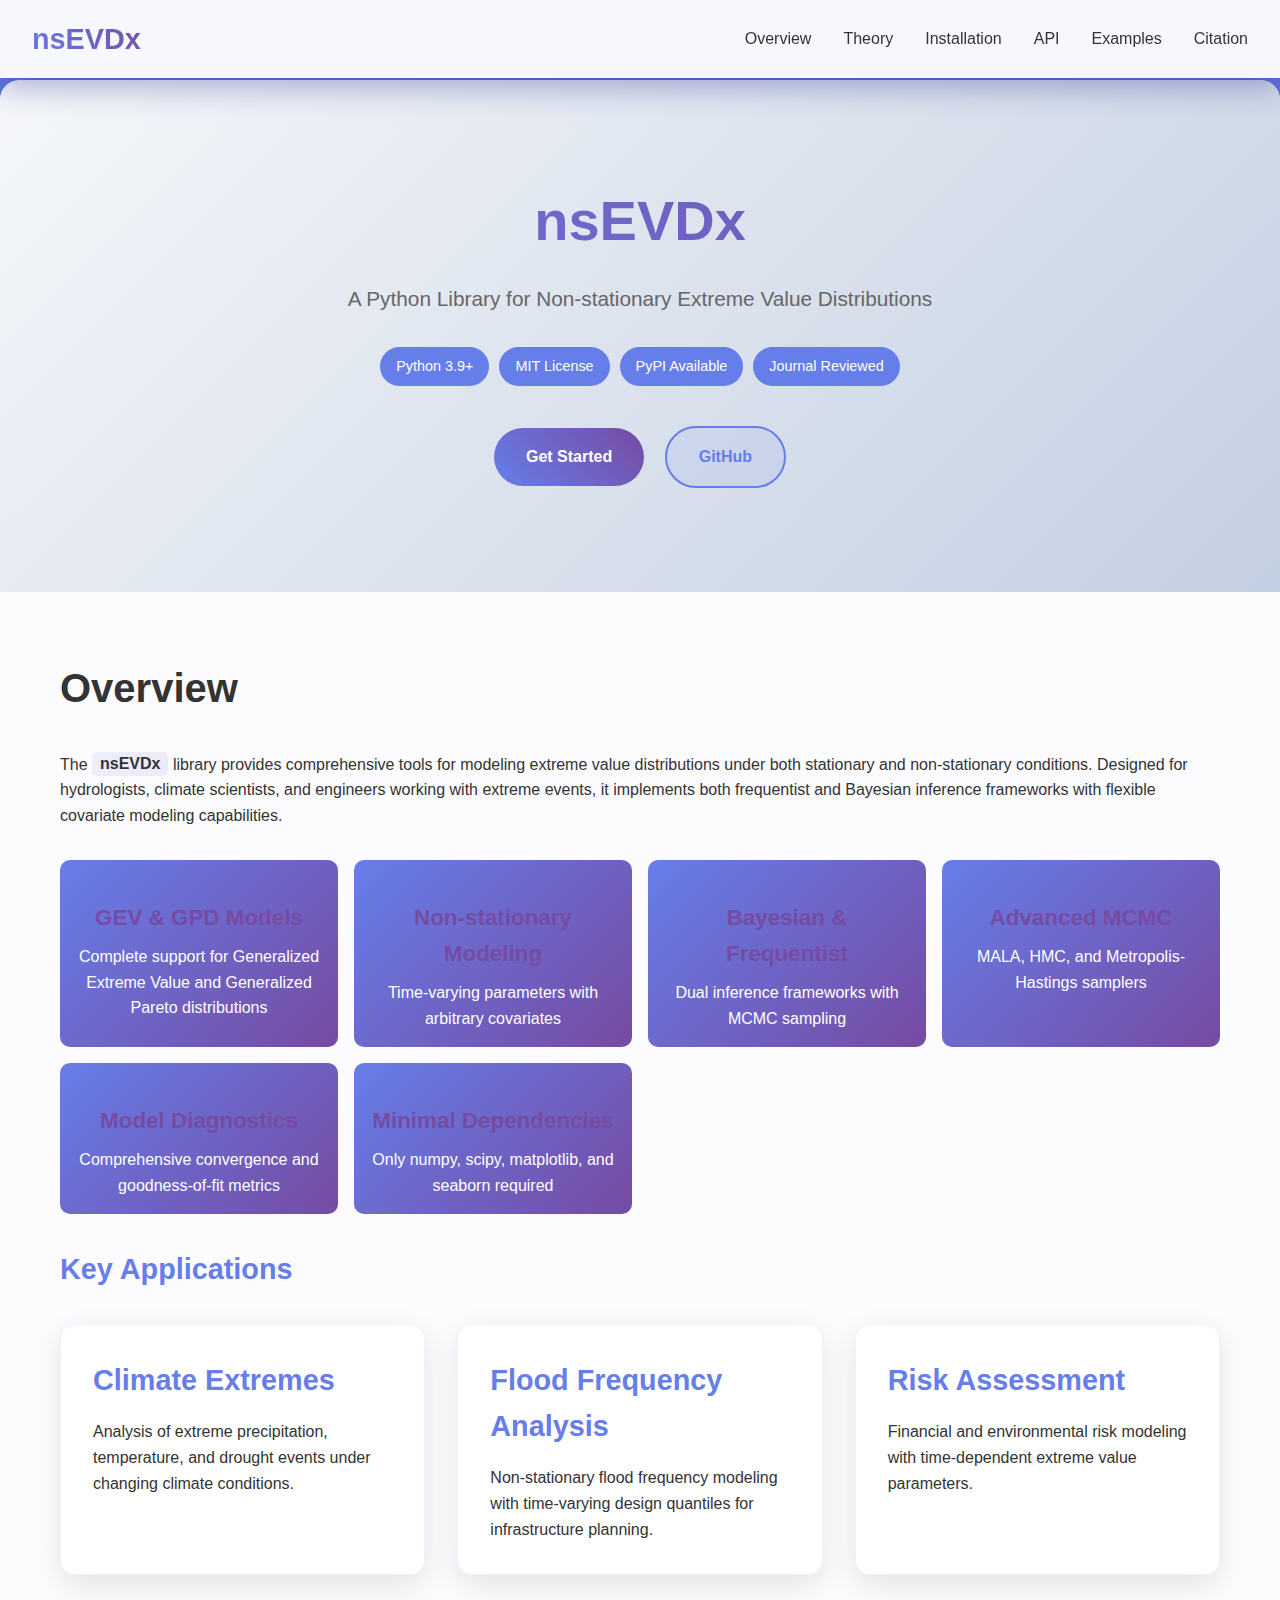
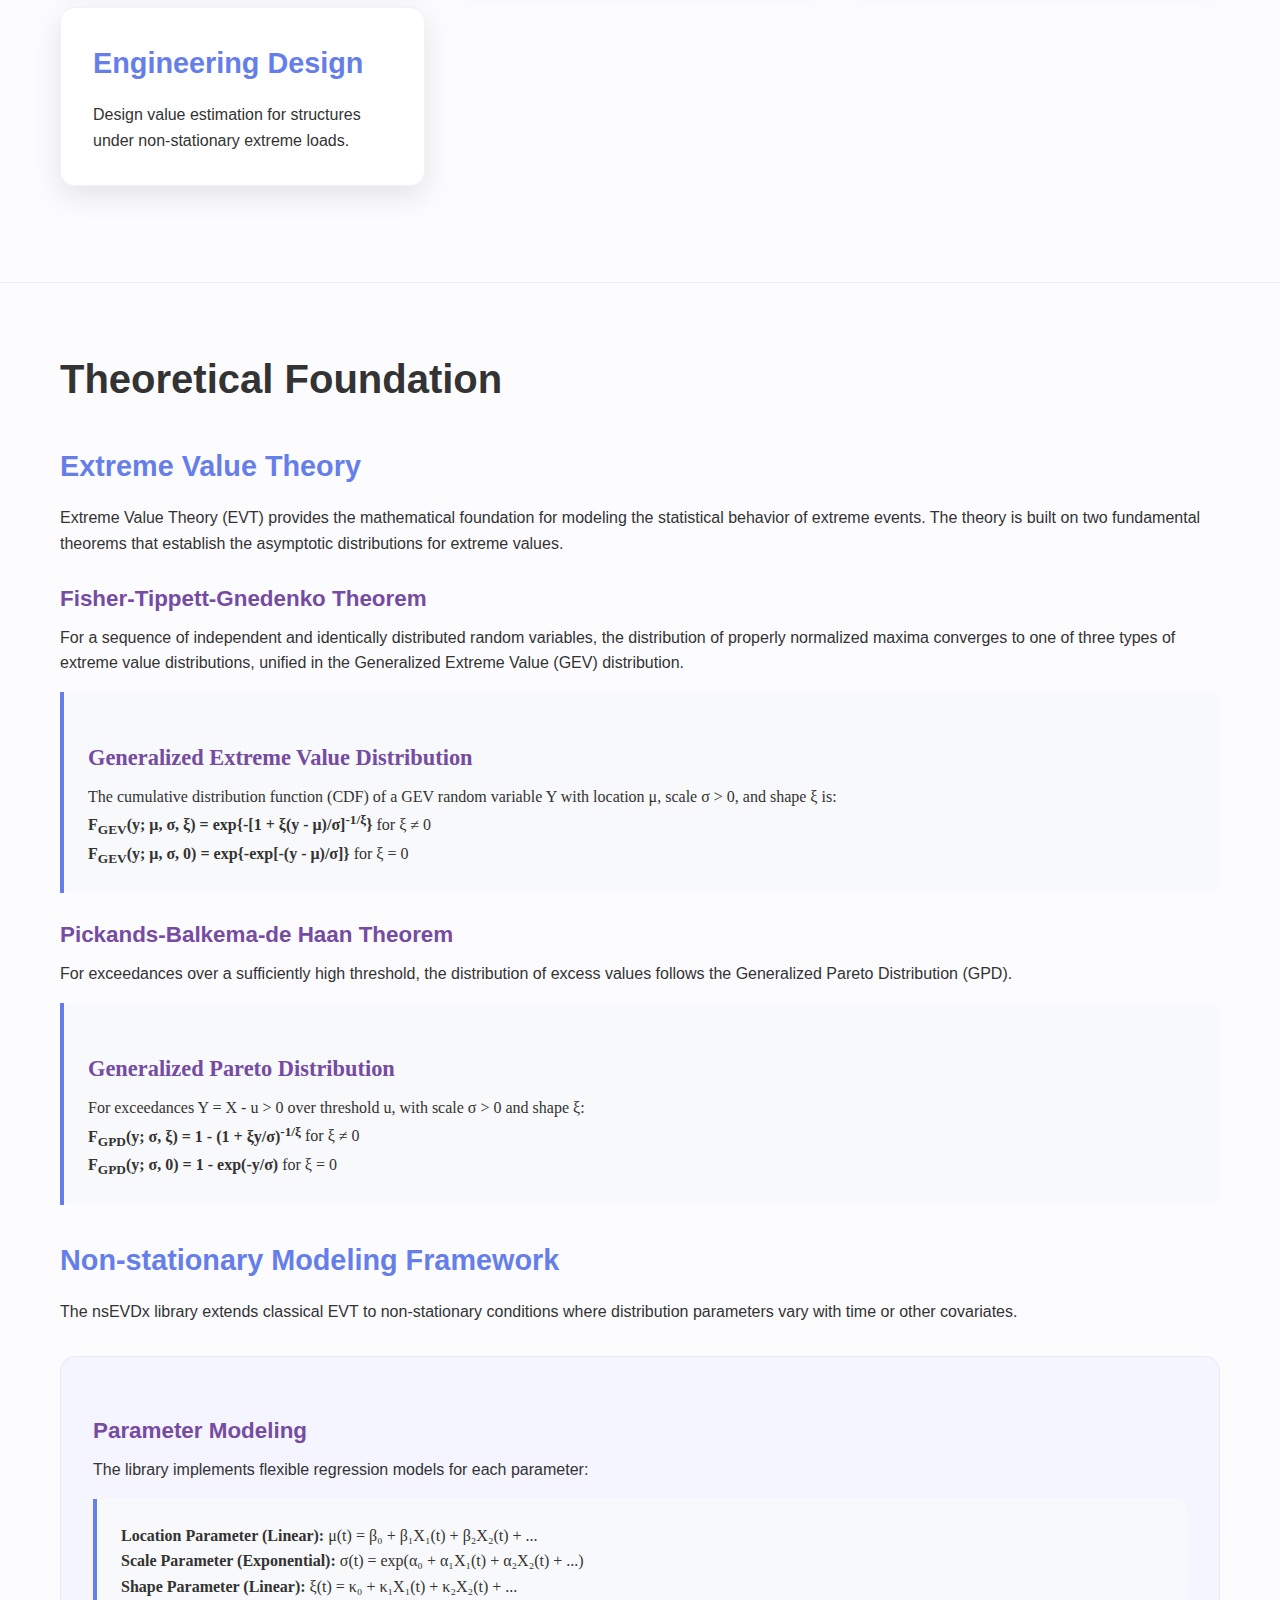
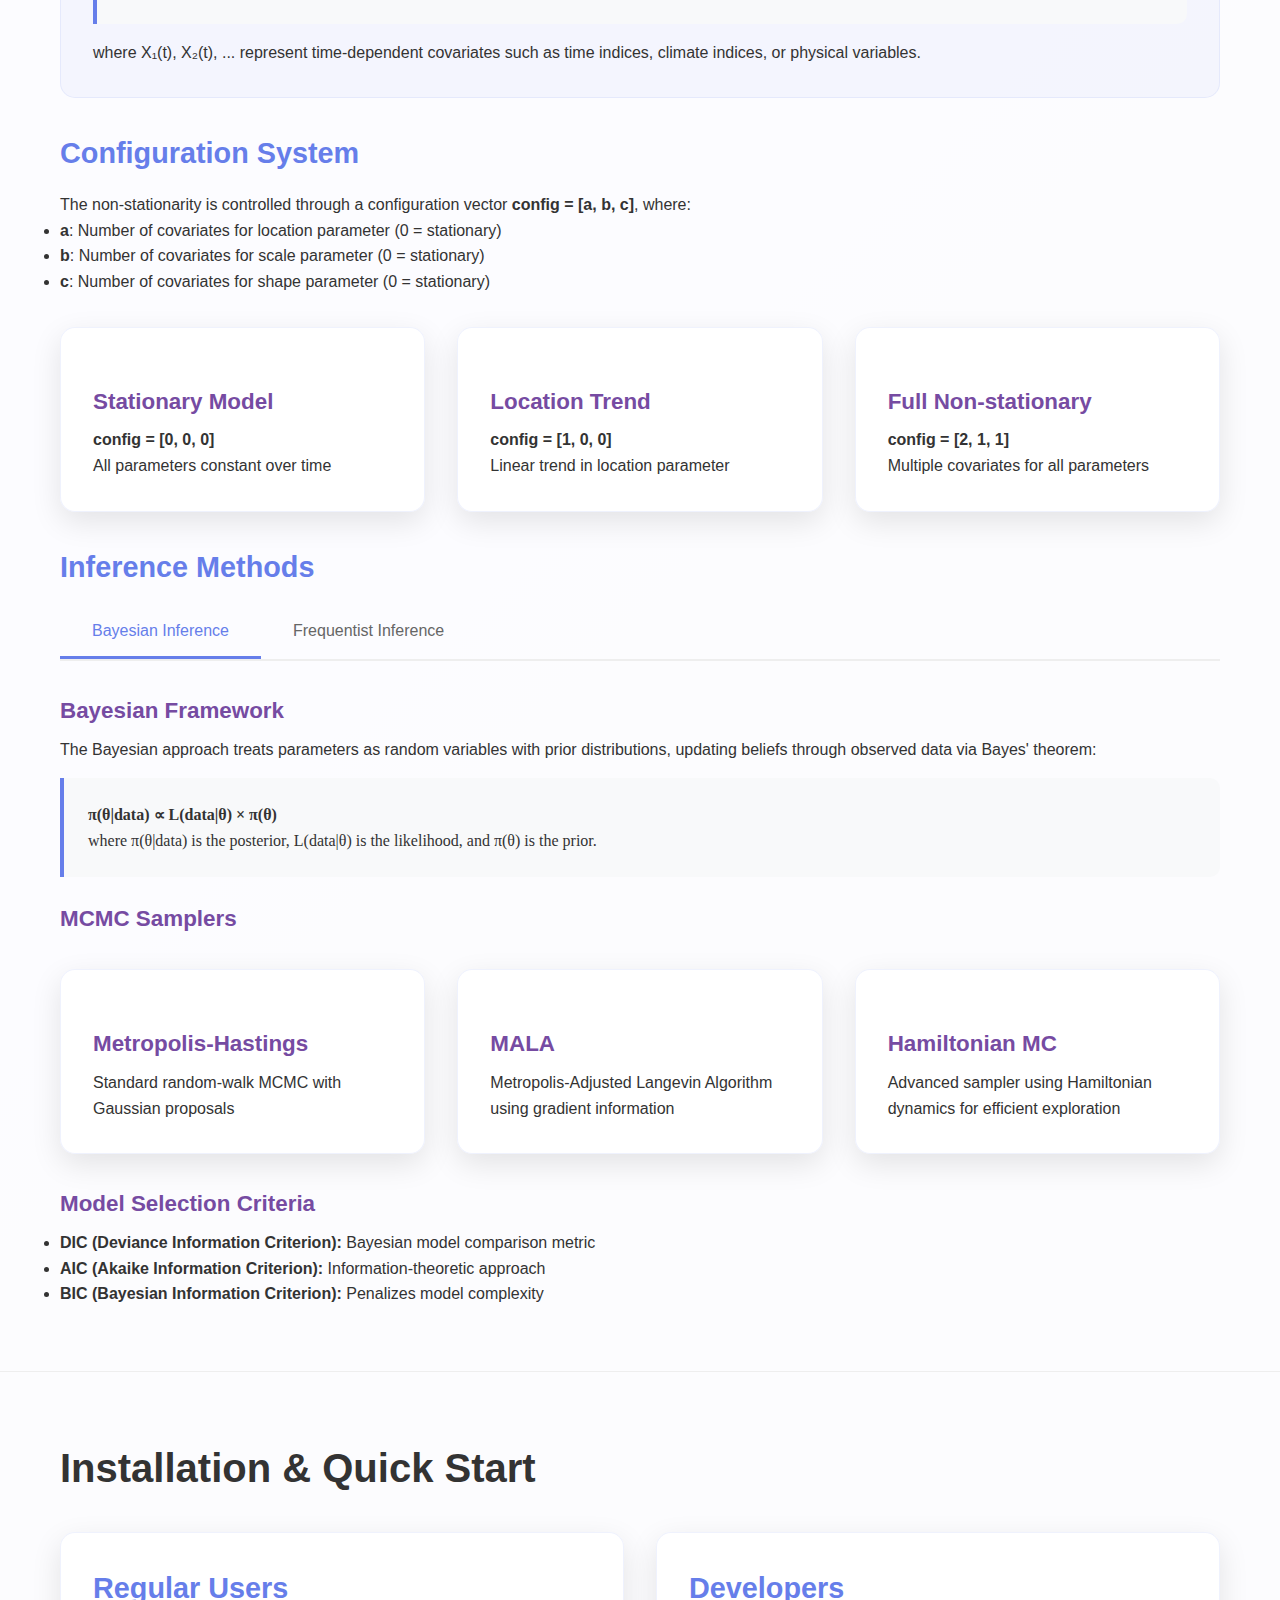
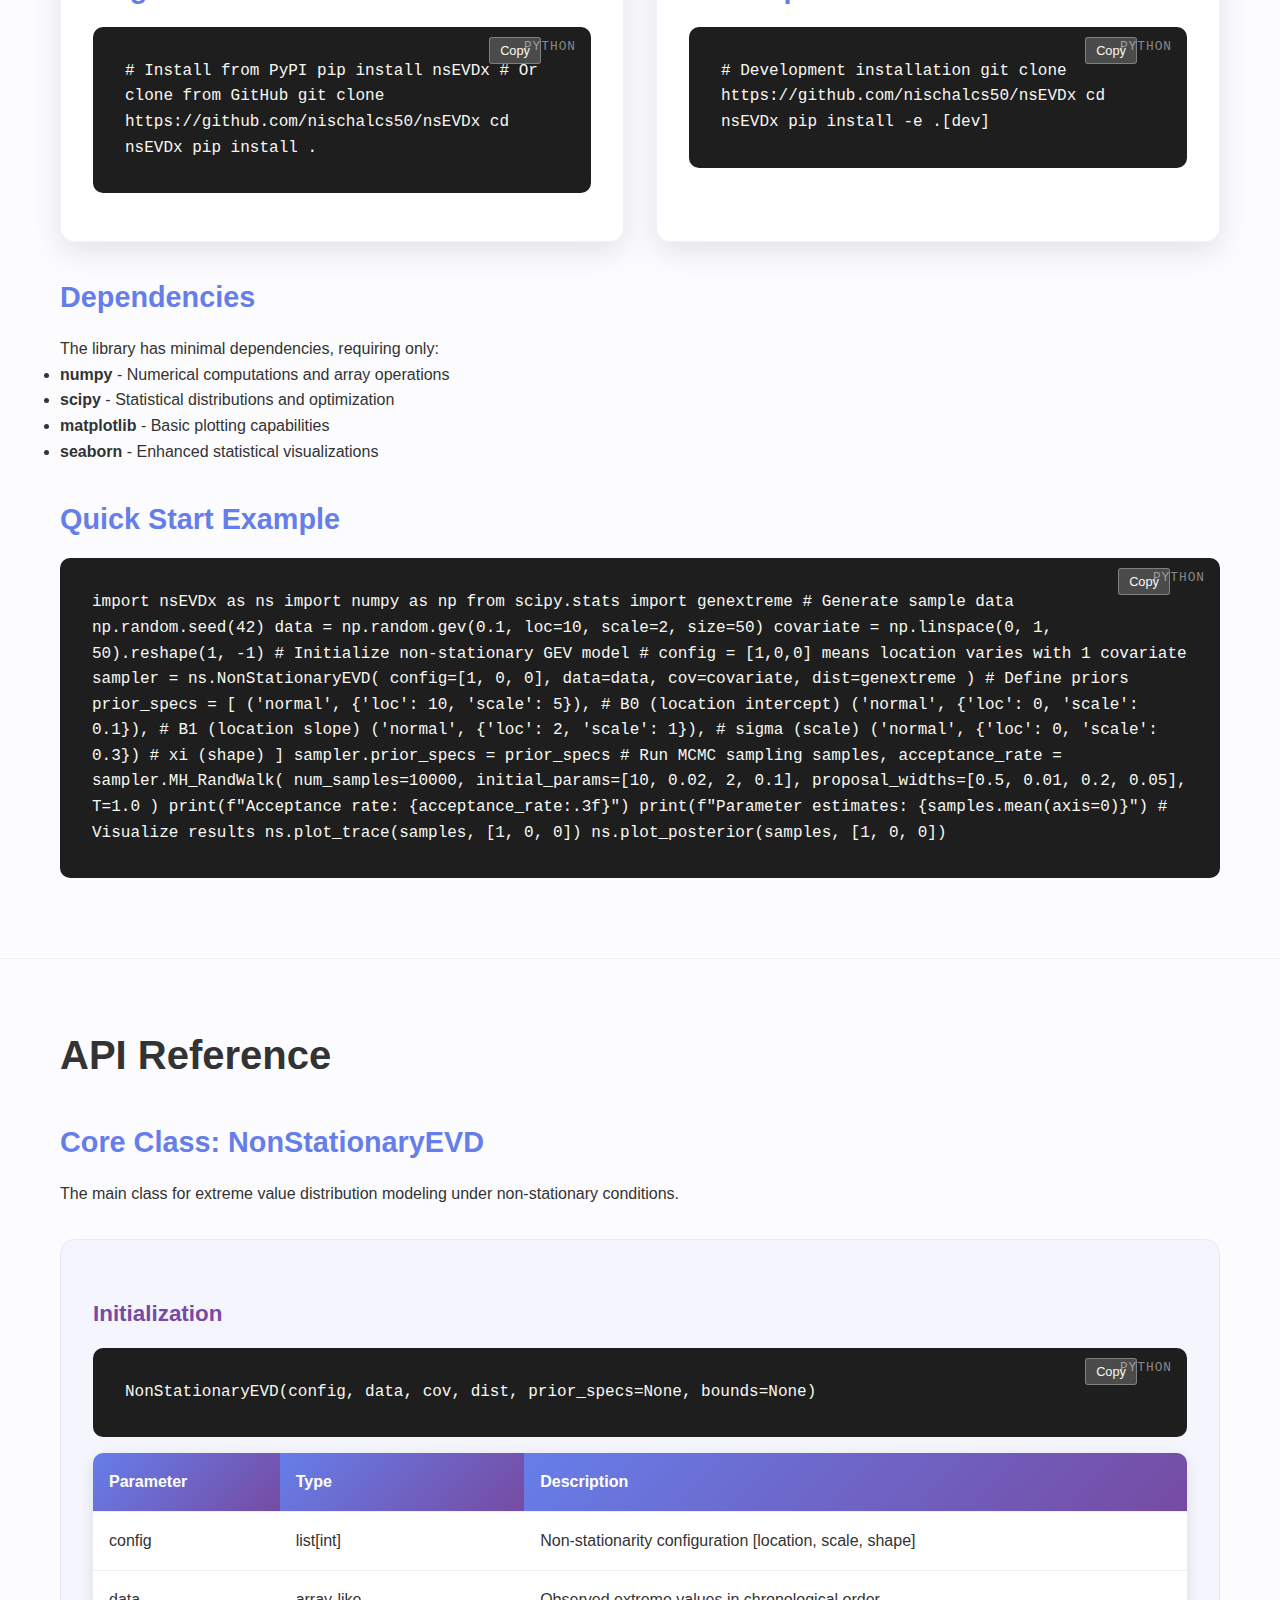
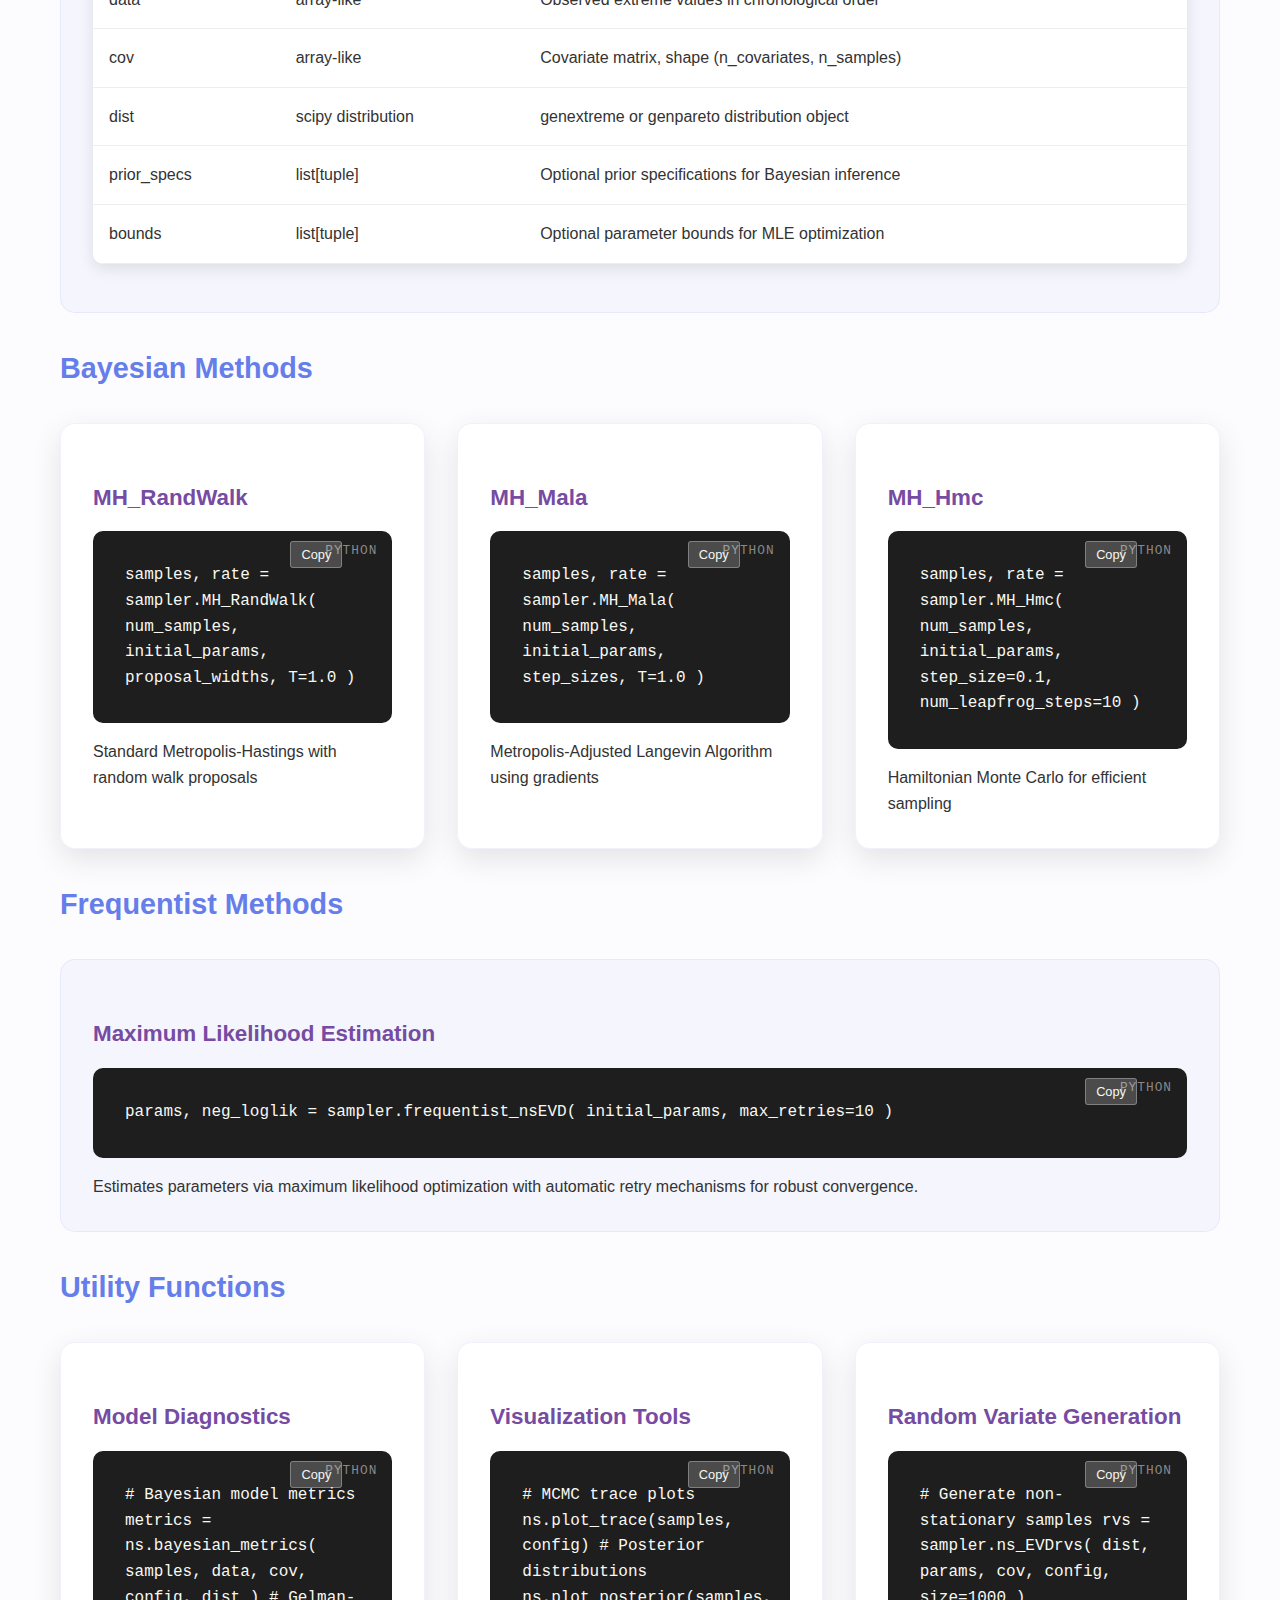
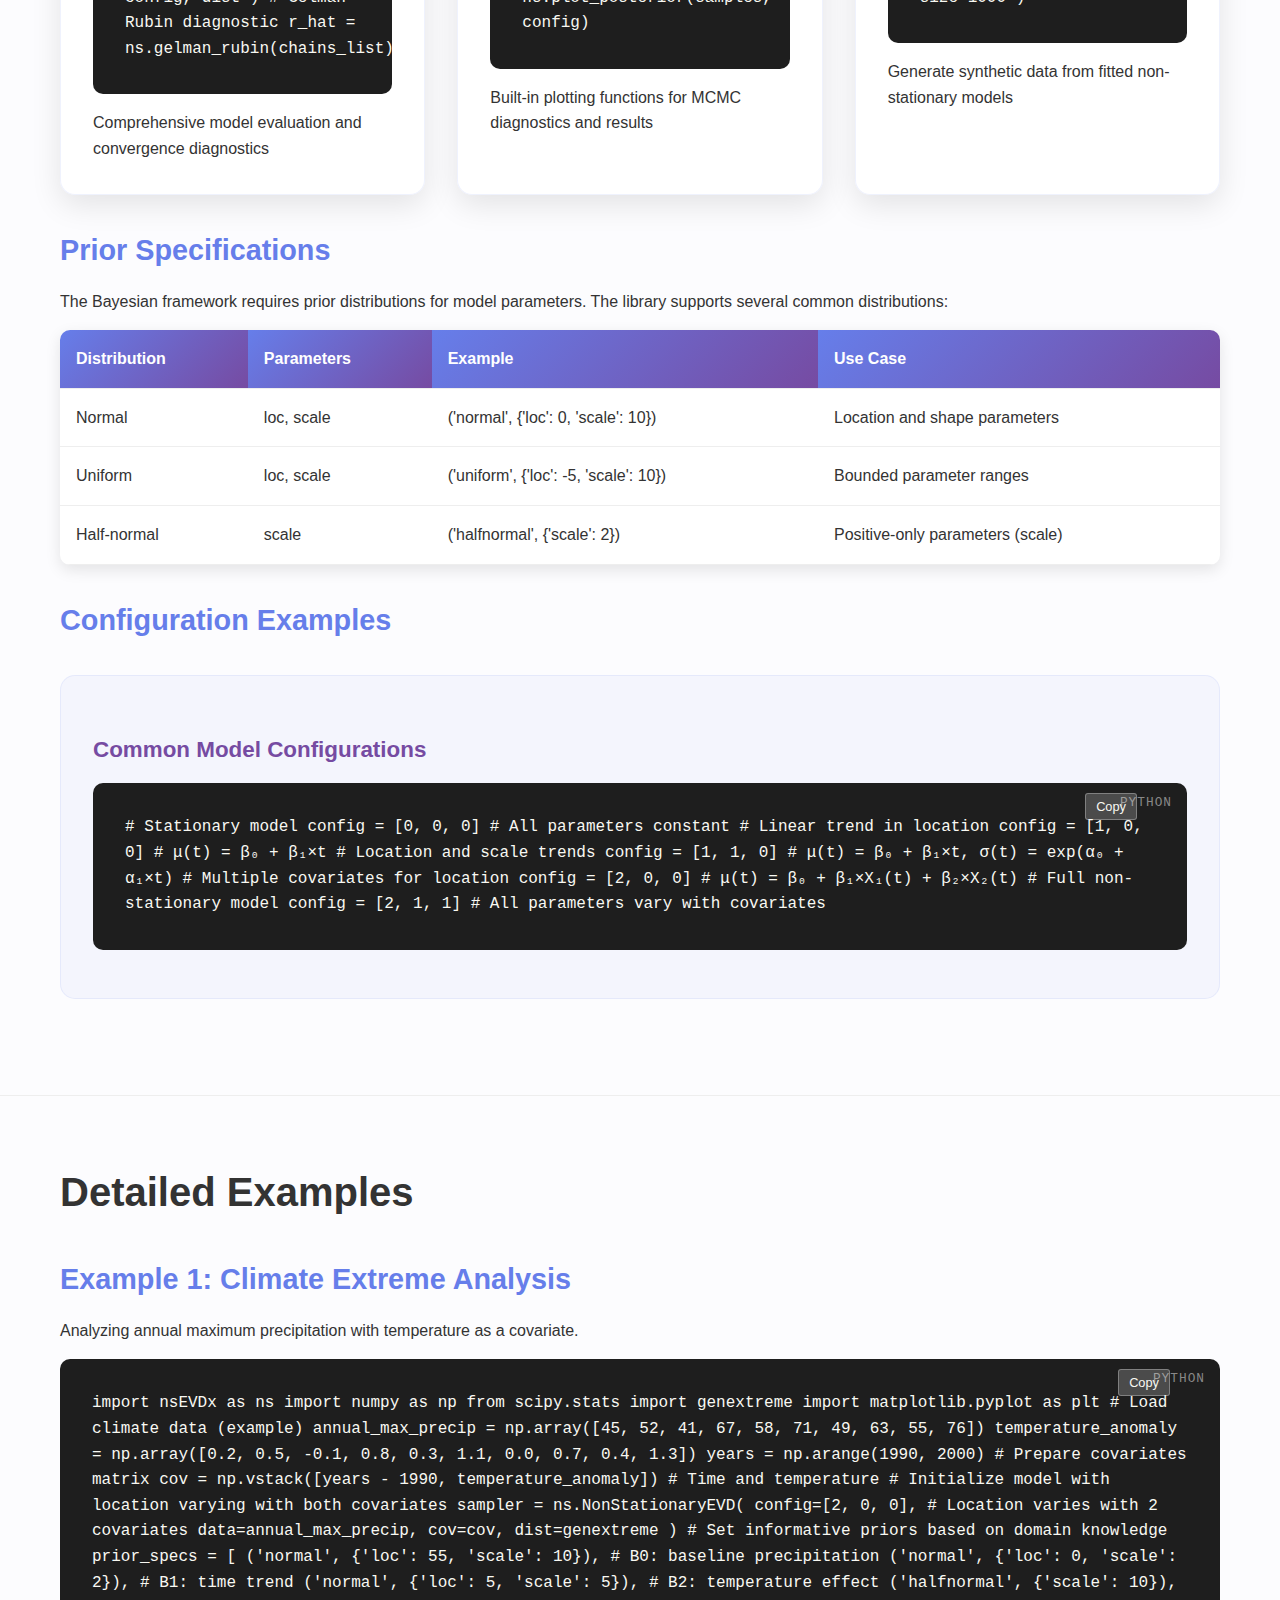
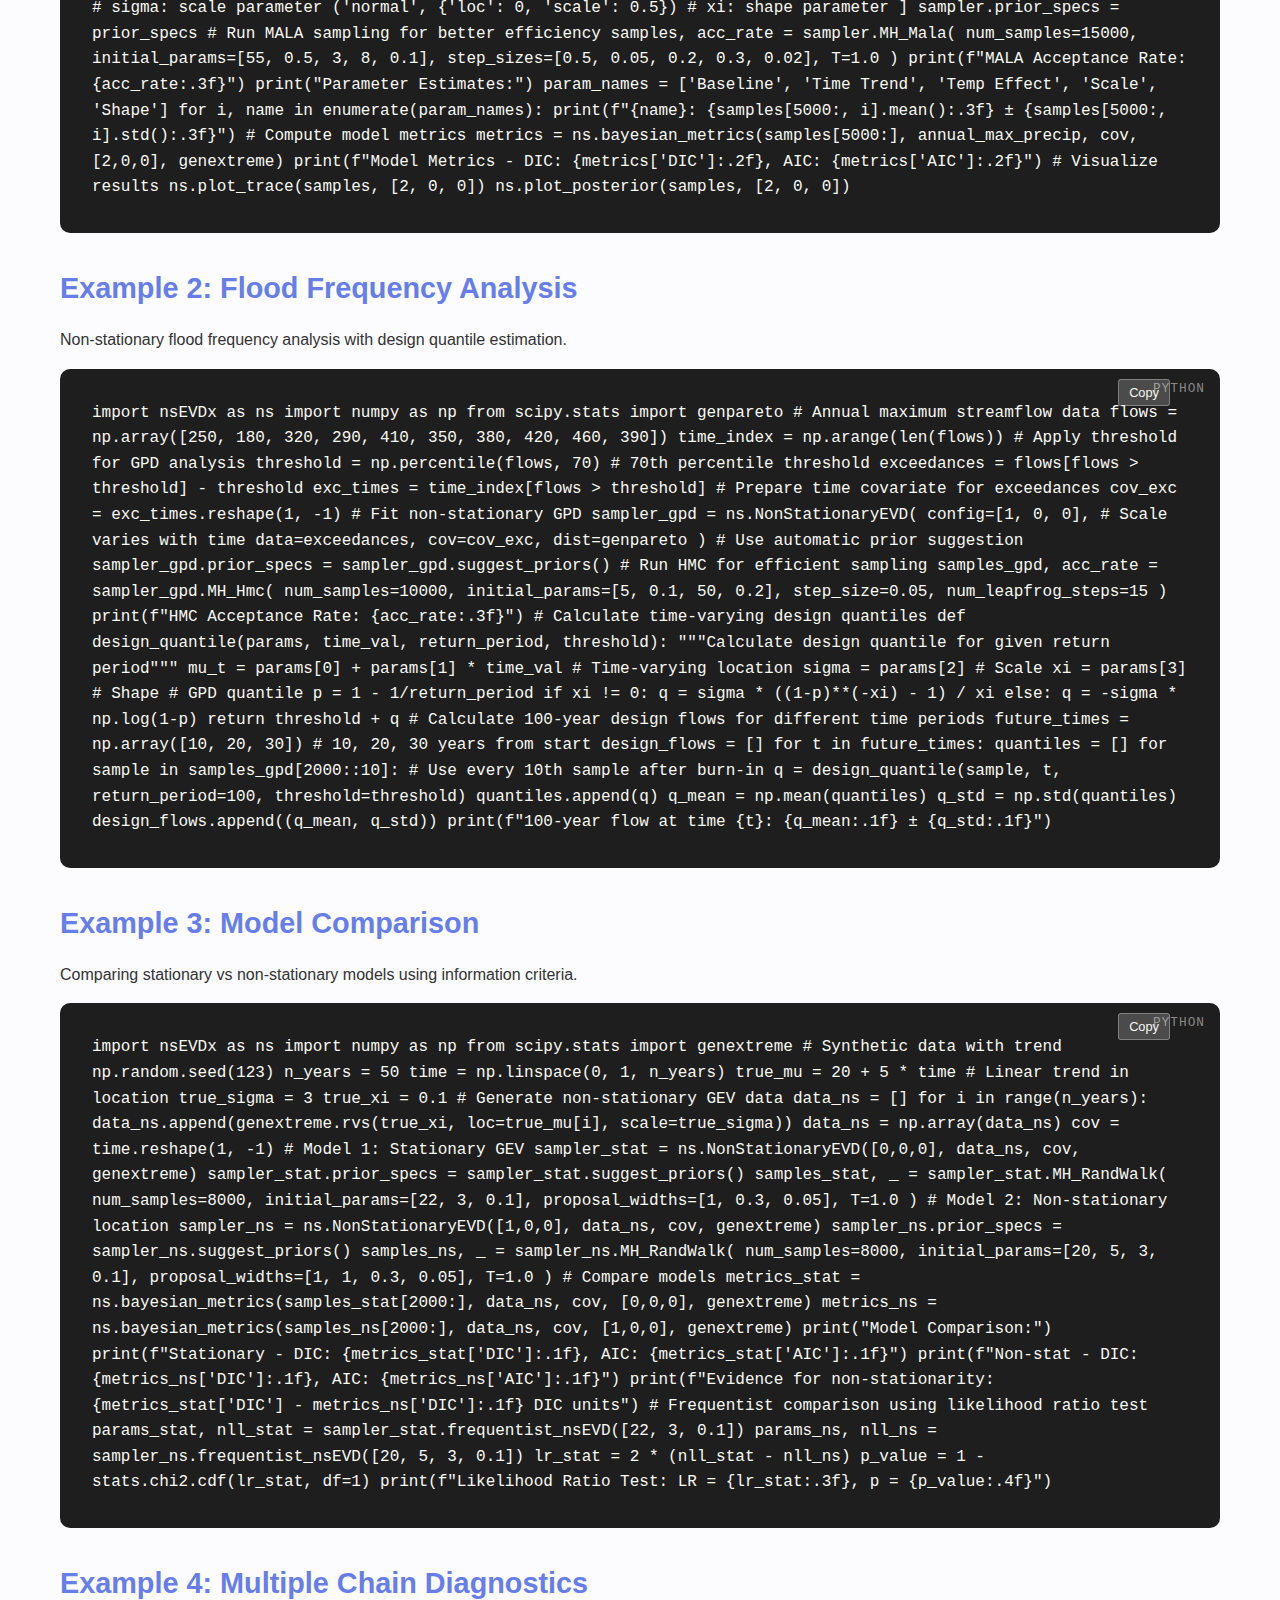
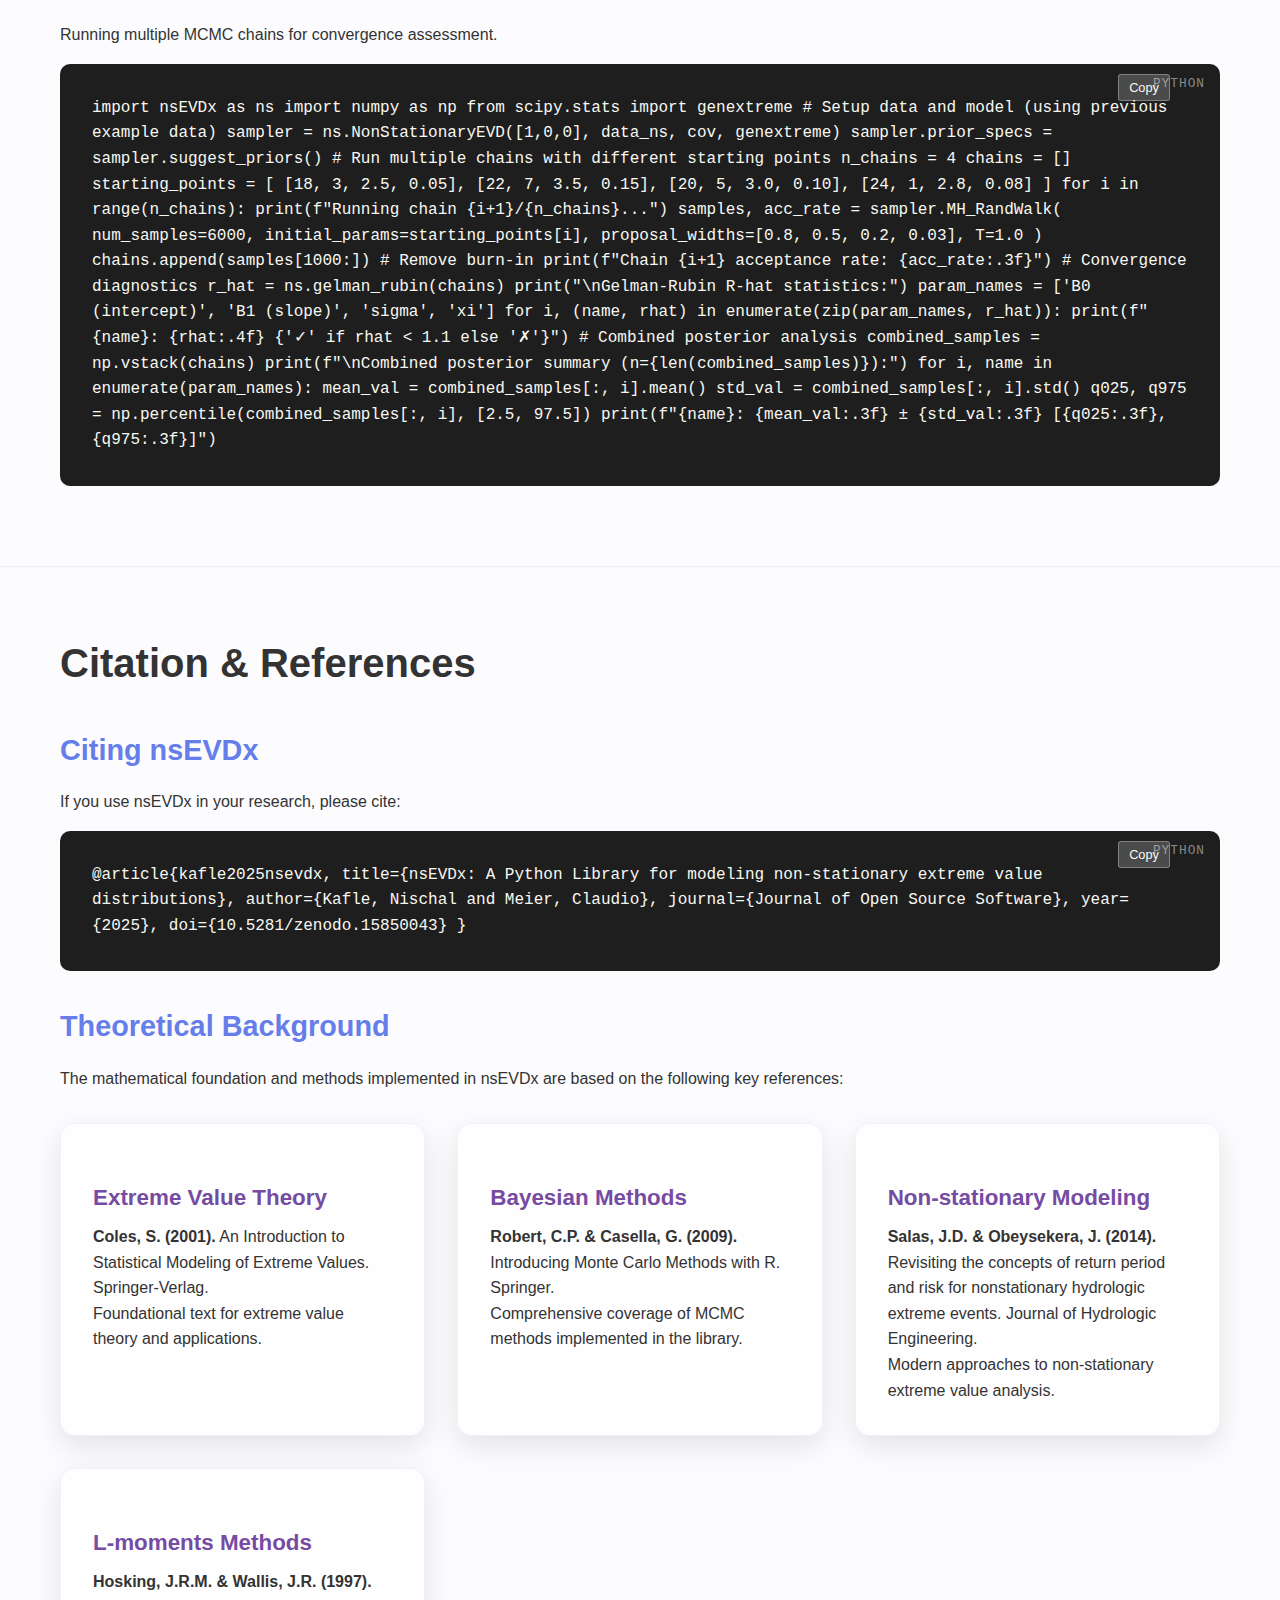
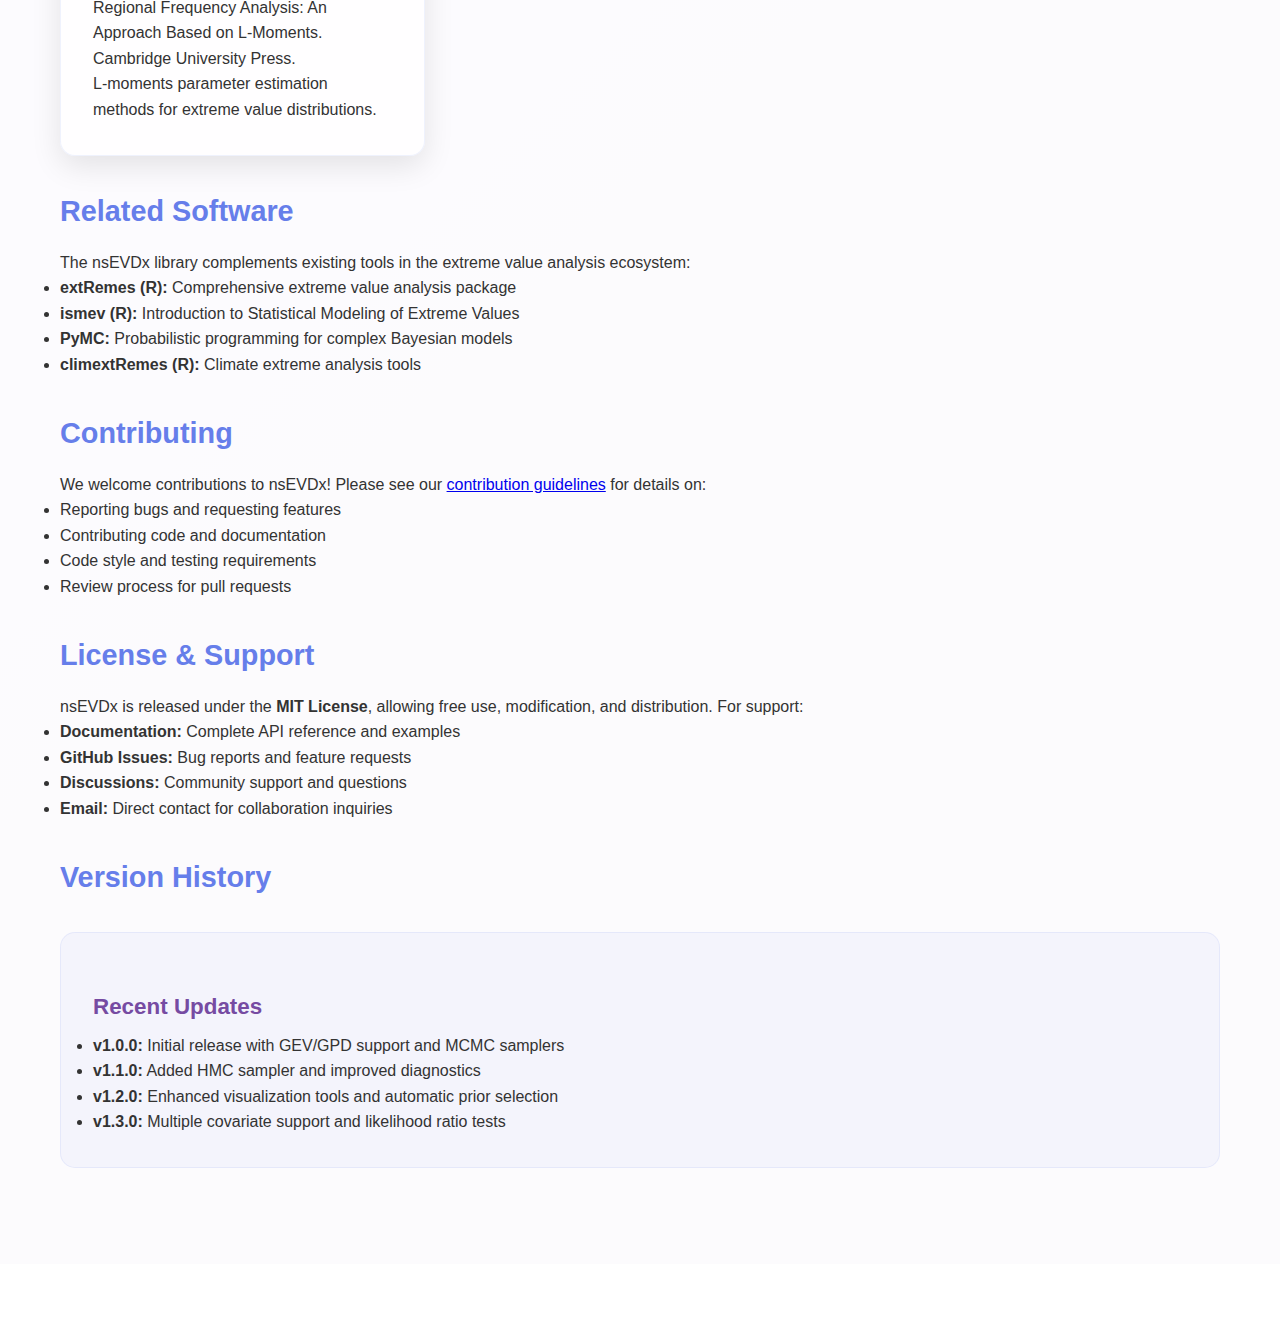
<file: docs/del.html>
<!DOCTYPE html>
<html lang="en">
<head>
    <meta charset="UTF-8">
    <meta name="viewport" content="width=device-width, initial-scale=1.0">
    <title>nsEVDx: Non-stationary Extreme Value Distributions</title>
    <style>
        * {
            margin: 0;
            padding: 0;
            box-sizing: border-box;
        }

        body {
            font-family: 'Segoe UI', Tahoma, Geneva, Verdana, sans-serif;
            line-height: 1.6;
            color: #333;
            background: linear-gradient(135deg, #667eea 0%, #764ba2 100%);
            min-height: 100vh;
        }

        .container {
            max-width: 1200px;
            margin: 0 auto;
            padding: 0 20px;
        }

        .header {
            background: rgba(255, 255, 255, 0.95);
            backdrop-filter: blur(10px);
            box-shadow: 0 8px 32px rgba(31, 38, 135, 0.37);
            position: fixed;
            width: 100%;
            top: 0;
            z-index: 1000;
        }

        .nav {
            display: flex;
            justify-content: space-between;
            align-items: center;
            padding: 1rem 2rem;
        }

        .logo {
            font-size: 1.8rem;
            font-weight: bold;
            background: linear-gradient(45deg, #667eea, #764ba2);
            -webkit-background-clip: text;
            -webkit-text-fill-color: transparent;
            background-clip: text;
        }

        .nav-links {
            display: flex;
            list-style: none;
            gap: 2rem;
        }

        .nav-links a {
            text-decoration: none;
            color: #333;
            font-weight: 500;
            transition: color 0.3s ease;
        }

        .nav-links a:hover {
            color: #667eea;
        }

        .main-content {
            margin-top: 80px;
            background: rgba(255, 255, 255, 0.98);
            border-radius: 20px 20px 0 0;
            min-height: calc(100vh - 80px);
            box-shadow: 0 -10px 50px rgba(0, 0, 0, 0.1);
        }

        .section {
            padding: 4rem 2rem;
            border-bottom: 1px solid #eee;
        }

        .section:last-child {
            border-bottom: none;
        }

        .hero {
            text-align: center;
            background: linear-gradient(135deg, #f5f7fa 0%, #c3cfe2 100%);
            border-radius: 20px 20px 0 0;
            padding: 6rem 2rem;
        }

        .hero h1 {
            font-size: 3.5rem;
            margin-bottom: 1rem;
            background: linear-gradient(45deg, #667eea, #764ba2);
            -webkit-background-clip: text;
            -webkit-text-fill-color: transparent;
            background-clip: text;
        }

        .hero p {
            font-size: 1.3rem;
            color: #666;
            margin-bottom: 2rem;
            max-width: 800px;
            margin-left: auto;
            margin-right: auto;
        }

        .badges {
            display: flex;
            justify-content: center;
            gap: 10px;
            margin-bottom: 2rem;
            flex-wrap: wrap;
        }

        .badge {
            background: #667eea;
            color: white;
            padding: 0.5rem 1rem;
            border-radius: 25px;
            font-size: 0.9rem;
            text-decoration: none;
            transition: transform 0.3s ease;
        }

        .badge:hover {
            transform: translateY(-2px);
        }

        .btn {
            display: inline-block;
            background: linear-gradient(45deg, #667eea, #764ba2);
            color: white;
            padding: 1rem 2rem;
            text-decoration: none;
            border-radius: 50px;
            font-weight: bold;
            transition: transform 0.3s ease, box-shadow 0.3s ease;
            margin: 0.5rem;
        }

        .btn:hover {
            transform: translateY(-3px);
            box-shadow: 0 10px 30px rgba(102, 126, 234, 0.3);
        }

        .btn-secondary {
            background: rgba(102, 126, 234, 0.1);
            color: #667eea;
            border: 2px solid #667eea;
        }

        h2 {
            font-size: 2.5rem;
            margin-bottom: 2rem;
            color: #333;
        }

        h3 {
            font-size: 1.8rem;
            margin: 2rem 0 1rem 0;
            color: #667eea;
        }

        h4 {
            font-size: 1.4rem;
            margin: 1.5rem 0 0.5rem 0;
            color: #764ba2;
        }

        .grid {
            display: grid;
            grid-template-columns: repeat(auto-fit, minmax(300px, 1fr));
            gap: 2rem;
            margin: 2rem 0;
        }

        .card {
            background: rgba(255, 255, 255, 0.8);
            border-radius: 15px;
            padding: 2rem;
            box-shadow: 0 10px 30px rgba(0, 0, 0, 0.1);
            transition: transform 0.3s ease, box-shadow 0.3s ease;
            border: 1px solid rgba(102, 126, 234, 0.1);
        }

        .card:hover {
            transform: translateY(-5px);
            box-shadow: 0 20px 40px rgba(0, 0, 0, 0.15);
        }

        .card h3 {
            margin-top: 0;
        }

        .code-block {
            background: #1e1e1e;
            color: #f8f8f2;
            padding: 2rem;
            border-radius: 10px;
            margin: 1rem 0;
            overflow-x: auto;
            font-family: 'Monaco', 'Menlo', 'Ubuntu Mono', monospace;
            position: relative;
        }

        .code-block::before {
            content: 'Python';
            position: absolute;
            top: 10px;
            right: 15px;
            color: #888;
            font-size: 0.8rem;
            text-transform: uppercase;
            letter-spacing: 1px;
        }

        .math-block {
            background: #f8f9fa;
            border-left: 4px solid #667eea;
            padding: 1.5rem;
            margin: 1rem 0;
            font-family: 'Times New Roman', serif;
            border-radius: 0 10px 10px 0;
        }

        .feature-list {
            display: grid;
            grid-template-columns: repeat(auto-fit, minmax(250px, 1fr));
            gap: 1rem;
            margin: 2rem 0;
        }

        .feature-item {
            background: linear-gradient(135deg, #667eea 0%, #764ba2 100%);
            color: white;
            padding: 1rem;
            border-radius: 10px;
            text-align: center;
            transition: transform 0.3s ease;
        }

        .feature-item:hover {
            transform: scale(1.05);
        }

        .table {
            width: 100%;
            border-collapse: collapse;
            margin: 1rem 0;
            background: white;
            border-radius: 10px;
            overflow: hidden;
            box-shadow: 0 5px 15px rgba(0, 0, 0, 0.1);
        }

        .table th, .table td {
            padding: 1rem;
            text-align: left;
            border-bottom: 1px solid #eee;
        }

        .table th {
            background: linear-gradient(135deg, #667eea 0%, #764ba2 100%);
            color: white;
            font-weight: bold;
        }

        .table tr:hover {
            background: rgba(102, 126, 234, 0.05);
        }

        .tabs {
            display: flex;
            border-bottom: 2px solid #eee;
            margin-bottom: 2rem;
        }

        .tab {
            padding: 1rem 2rem;
            cursor: pointer;
            border: none;
            background: none;
            font-size: 1rem;
            color: #666;
            transition: all 0.3s ease;
            border-bottom: 3px solid transparent;
        }

        .tab.active {
            color: #667eea;
            border-bottom-color: #667eea;
        }

        .tab-content {
            display: none;
        }

        .tab-content.active {
            display: block;
        }

        .installation-grid {
            display: grid;
            grid-template-columns: 1fr 1fr;
            gap: 2rem;
            margin: 2rem 0;
        }

        @media (max-width: 768px) {
            .nav {
                flex-direction: column;
                gap: 1rem;
            }

            .nav-links {
                gap: 1rem;
            }

            .hero h1 {
                font-size: 2.5rem;
            }

            .installation-grid {
                grid-template-columns: 1fr;
            }

            .badges {
                flex-direction: column;
                align-items: center;
            }
        }

        .highlight {
            background: linear-gradient(120deg, rgba(102, 126, 234, 0.1) 0%, rgba(118, 75, 162, 0.1) 100%);
            padding: 0.2rem 0.5rem;
            border-radius: 5px;
            font-weight: bold;
        }

        .method-section {
            background: rgba(102, 126, 234, 0.05);
            padding: 2rem;
            border-radius: 15px;
            margin: 2rem 0;
            border: 1px solid rgba(102, 126, 234, 0.1);
        }
    </style>
</head>
<body>
    <header class="header">
        <nav class="nav">
            <div class="logo">nsEVDx</div>
            <ul class="nav-links">
                <li><a href="#overview">Overview</a></li>
                <li><a href="#theory">Theory</a></li>
                <li><a href="#installation">Installation</a></li>
                <li><a href="#api">API</a></li>
                <li><a href="#examples">Examples</a></li>
                <li><a href="#citation">Citation</a></li>
            </ul>
        </nav>
    </header>

    <main class="main-content">
        <section class="hero">
            <h1>nsEVDx</h1>
            <p>A Python Library for Non-stationary Extreme Value Distributions</p>
            
            <div class="badges">
                <span class="badge">Python 3.9+</span>
                <span class="badge">MIT License</span>
                <span class="badge">PyPI Available</span>
                <span class="badge">Journal Reviewed</span>
            </div>

            <div>
                <a href="#installation" class="btn">Get Started</a>
                <a href="https://github.com/nischalcs50/nsEVDx" class="btn btn-secondary">GitHub</a>
            </div>
        </section>

        <section id="overview" class="section">
            <div class="container">
                <h2>Overview</h2>
                
                <p>The <span class="highlight">nsEVDx</span> library provides comprehensive tools for modeling extreme value distributions under both stationary and non-stationary conditions. Designed for hydrologists, climate scientists, and engineers working with extreme events, it implements both frequentist and Bayesian inference frameworks with flexible covariate modeling capabilities.</p>

                <div class="feature-list">
                    <div class="feature-item">
                        <h4>GEV & GPD Models</h4>
                        <p>Complete support for Generalized Extreme Value and Generalized Pareto distributions</p>
                    </div>
                    <div class="feature-item">
                        <h4>Non-stationary Modeling</h4>
                        <p>Time-varying parameters with arbitrary covariates</p>
                    </div>
                    <div class="feature-item">
                        <h4>Bayesian & Frequentist</h4>
                        <p>Dual inference frameworks with MCMC sampling</p>
                    </div>
                    <div class="feature-item">
                        <h4>Advanced MCMC</h4>
                        <p>MALA, HMC, and Metropolis-Hastings samplers</p>
                    </div>
                    <div class="feature-item">
                        <h4>Model Diagnostics</h4>
                        <p>Comprehensive convergence and goodness-of-fit metrics</p>
                    </div>
                    <div class="feature-item">
                        <h4>Minimal Dependencies</h4>
                        <p>Only numpy, scipy, matplotlib, and seaborn required</p>
                    </div>
                </div>

                <h3>Key Applications</h3>
                <div class="grid">
                    <div class="card">
                        <h3>Climate Extremes</h3>
                        <p>Analysis of extreme precipitation, temperature, and drought events under changing climate conditions.</p>
                    </div>
                    <div class="card">
                        <h3>Flood Frequency Analysis</h3>
                        <p>Non-stationary flood frequency modeling with time-varying design quantiles for infrastructure planning.</p>
                    </div>
                    <div class="card">
                        <h3>Risk Assessment</h3>
                        <p>Financial and environmental risk modeling with time-dependent extreme value parameters.</p>
                    </div>
                    <div class="card">
                        <h3>Engineering Design</h3>
                        <p>Design value estimation for structures under non-stationary extreme loads.</p>
                    </div>
                </div>
            </div>
        </section>

        <section id="theory" class="section">
            <div class="container">
                <h2>Theoretical Foundation</h2>

                <h3>Extreme Value Theory</h3>
                <p>Extreme Value Theory (EVT) provides the mathematical foundation for modeling the statistical behavior of extreme events. The theory is built on two fundamental theorems that establish the asymptotic distributions for extreme values.</p>

                <h4>Fisher-Tippett-Gnedenko Theorem</h4>
                <p>For a sequence of independent and identically distributed random variables, the distribution of properly normalized maxima converges to one of three types of extreme value distributions, unified in the Generalized Extreme Value (GEV) distribution.</p>

                <div class="math-block">
                    <h4>Generalized Extreme Value Distribution</h4>
                    <p>The cumulative distribution function (CDF) of a GEV random variable Y with location μ, scale σ > 0, and shape ξ is:</p>
                    <p><strong>F<sub>GEV</sub>(y; μ, σ, ξ) = exp{-[1 + ξ(y - μ)/σ]<sup>-1/ξ</sup>}</strong> for ξ ≠ 0</p>
                    <p><strong>F<sub>GEV</sub>(y; μ, σ, 0) = exp{-exp[-(y - μ)/σ]}</strong> for ξ = 0</p>
                </div>

                <h4>Pickands-Balkema-de Haan Theorem</h4>
                <p>For exceedances over a sufficiently high threshold, the distribution of excess values follows the Generalized Pareto Distribution (GPD).</p>

                <div class="math-block">
                    <h4>Generalized Pareto Distribution</h4>
                    <p>For exceedances Y = X - u > 0 over threshold u, with scale σ > 0 and shape ξ:</p>
                    <p><strong>F<sub>GPD</sub>(y; σ, ξ) = 1 - (1 + ξy/σ)<sup>-1/ξ</sup></strong> for ξ ≠ 0</p>
                    <p><strong>F<sub>GPD</sub>(y; σ, 0) = 1 - exp(-y/σ)</strong> for ξ = 0</p>
                </div>

                <h3>Non-stationary Modeling Framework</h3>
                <p>The nsEVDx library extends classical EVT to non-stationary conditions where distribution parameters vary with time or other covariates.</p>

                <div class="method-section">
                    <h4>Parameter Modeling</h4>
                    <p>The library implements flexible regression models for each parameter:</p>
                    
                    <div class="math-block">
                        <p><strong>Location Parameter (Linear):</strong> μ(t) = β₀ + β₁X₁(t) + β₂X₂(t) + ...</p>
                        <p><strong>Scale Parameter (Exponential):</strong> σ(t) = exp(α₀ + α₁X₁(t) + α₂X₂(t) + ...)</p>
                        <p><strong>Shape Parameter (Linear):</strong> ξ(t) = κ₀ + κ₁X₁(t) + κ₂X₂(t) + ...</p>
                    </div>
                    
                    <p>where X₁(t), X₂(t), ... represent time-dependent covariates such as time indices, climate indices, or physical variables.</p>
                </div>

                <h3>Configuration System</h3>
                <p>The non-stationarity is controlled through a configuration vector <strong>config = [a, b, c]</strong>, where:</p>
                <ul>
                    <li><strong>a</strong>: Number of covariates for location parameter (0 = stationary)</li>
                    <li><strong>b</strong>: Number of covariates for scale parameter (0 = stationary)</li>
                    <li><strong>c</strong>: Number of covariates for shape parameter (0 = stationary)</li>
                </ul>

                <div class="grid">
                    <div class="card">
                        <h4>Stationary Model</h4>
                        <p><strong>config = [0, 0, 0]</strong></p>
                        <p>All parameters constant over time</p>
                    </div>
                    <div class="card">
                        <h4>Location Trend</h4>
                        <p><strong>config = [1, 0, 0]</strong></p>
                        <p>Linear trend in location parameter</p>
                    </div>
                    <div class="card">
                        <h4>Full Non-stationary</h4>
                        <p><strong>config = [2, 1, 1]</strong></p>
                        <p>Multiple covariates for all parameters</p>
                    </div>
                </div>

                <h3>Inference Methods</h3>

                <div class="tabs">
                    <button class="tab active" data-tab="bayesian">Bayesian Inference</button>
                    <button class="tab" data-tab="frequentist">Frequentist Inference</button>
                </div>

                <div id="bayesian" class="tab-content active">
                    <h4>Bayesian Framework</h4>
                    <p>The Bayesian approach treats parameters as random variables with prior distributions, updating beliefs through observed data via Bayes' theorem:</p>
                    
                    <div class="math-block">
                        <p><strong>π(θ|data) ∝ L(data|θ) × π(θ)</strong></p>
                        <p>where π(θ|data) is the posterior, L(data|θ) is the likelihood, and π(θ) is the prior.</p>
                    </div>

                    <h4>MCMC Samplers</h4>
                    <div class="grid">
                        <div class="card">
                            <h4>Metropolis-Hastings</h4>
                            <p>Standard random-walk MCMC with Gaussian proposals</p>
                        </div>
                        <div class="card">
                            <h4>MALA</h4>
                            <p>Metropolis-Adjusted Langevin Algorithm using gradient information</p>
                        </div>
                        <div class="card">
                            <h4>Hamiltonian MC</h4>
                            <p>Advanced sampler using Hamiltonian dynamics for efficient exploration</p>
                        </div>
                    </div>

                    <h4>Model Selection Criteria</h4>
                    <ul>
                        <li><strong>DIC (Deviance Information Criterion):</strong> Bayesian model comparison metric</li>
                        <li><strong>AIC (Akaike Information Criterion):</strong> Information-theoretic approach</li>
                        <li><strong>BIC (Bayesian Information Criterion):</strong> Penalizes model complexity</li>
                    </ul>
                </div>

                <div id="frequentist" class="tab-content">
                    <h4>Maximum Likelihood Estimation</h4>
                    <p>The frequentist approach maximizes the likelihood function to find point estimates of parameters:</p>
                    
                    <div class="math-block">
                        <p><strong>θ̂ = argmax L(data|θ)</strong></p>
                        <p>Equivalently: <strong>θ̂ = argmin [-log L(data|θ)]</strong></p>
                    </div>

                    <h4>Hypothesis Testing</h4>
                    <p>The library implements likelihood ratio tests to compare nested models:</p>
                    
                    <div class="math-block">
                        <p><strong>LR = 2[log L(θ̂₁) - log L(θ̂₀)]</strong></p>
                        <p>where θ̂₁ and θ̂₀ are MLE estimates for full and reduced models.</p>
                        <p>Under H₀: LR ~ χ²(df), where df = difference in number of parameters</p>
                    </div>

                    <h4>Optimization Methods</h4>
                    <ul>
                        <li><strong>Nelder-Mead:</strong> Derivative-free optimization for robust convergence</li>
                        <li><strong>BFGS:</strong> Quasi-Newton method for faster convergence</li>
                        <li><strong>Automatic Bounds:</strong> Parameter bounds inferred from data characteristics</li>
                    </ul>
                </div>
            </div>
        </section>

        <section id="installation" class="section">
            <div class="container">
                <h2>Installation & Quick Start</h2>

                <div class="installation-grid">
                    <div class="card">
                        <h3>Regular Users</h3>
                        <div class="code-block">
# Install from PyPI
pip install nsEVDx

# Or clone from GitHub
git clone https://github.com/nischalcs50/nsEVDx
cd nsEVDx
pip install .</div>
                    </div>

                    <div class="card">
                        <h3>Developers</h3>
                        <div class="code-block">
# Development installation
git clone https://github.com/nischalcs50/nsEVDx
cd nsEVDx
pip install -e .[dev]</div>
                    </div>
                </div>

                <h3>Dependencies</h3>
                <p>The library has minimal dependencies, requiring only:</p>
                <ul>
                    <li><strong>numpy</strong> - Numerical computations and array operations</li>
                    <li><strong>scipy</strong> - Statistical distributions and optimization</li>
                    <li><strong>matplotlib</strong> - Basic plotting capabilities</li>
                    <li><strong>seaborn</strong> - Enhanced statistical visualizations</li>
                </ul>

                <h3>Quick Start Example</h3>
                <div class="code-block">
import nsEVDx as ns
import numpy as np
from scipy.stats import genextreme

# Generate sample data
np.random.seed(42)
data = np.random.gev(0.1, loc=10, scale=2, size=50)
covariate = np.linspace(0, 1, 50).reshape(1, -1)

# Initialize non-stationary GEV model
# config = [1,0,0] means location varies with 1 covariate
sampler = ns.NonStationaryEVD(
    config=[1, 0, 0], 
    data=data, 
    cov=covariate, 
    dist=genextreme
)

# Define priors
prior_specs = [
    ('normal', {'loc': 10, 'scale': 5}),    # B0 (location intercept)
    ('normal', {'loc': 0, 'scale': 0.1}),   # B1 (location slope)
    ('normal', {'loc': 2, 'scale': 1}),     # sigma (scale)
    ('normal', {'loc': 0, 'scale': 0.3})    # xi (shape)
]
sampler.prior_specs = prior_specs

# Run MCMC sampling
samples, acceptance_rate = sampler.MH_RandWalk(
    num_samples=10000,
    initial_params=[10, 0.02, 2, 0.1],
    proposal_widths=[0.5, 0.01, 0.2, 0.05],
    T=1.0
)

print(f"Acceptance rate: {acceptance_rate:.3f}")
print(f"Parameter estimates: {samples.mean(axis=0)}")

# Visualize results
ns.plot_trace(samples, [1, 0, 0])
ns.plot_posterior(samples, [1, 0, 0])
</div>
            </div>
        </section>

        <section id="api" class="section">
            <div class="container">
                <h2>API Reference</h2>

                <h3>Core Class: NonStationaryEVD</h3>
                <p>The main class for extreme value distribution modeling under non-stationary conditions.</p>

                <div class="method-section">
                    <h4>Initialization</h4>
                    <div class="code-block">
NonStationaryEVD(config, data, cov, dist, prior_specs=None, bounds=None)</div>
                    
                    <table class="table">
                        <thead>
                            <tr>
                                <th>Parameter</th>
                                <th>Type</th>
                                <th>Description</th>
                            </tr>
                        </thead>
                        <tbody>
                            <tr>
                                <td>config</td>
                                <td>list[int]</td>
                                <td>Non-stationarity configuration [location, scale, shape]</td>
                            </tr>
                            <tr>
                                <td>data</td>
                                <td>array-like</td>
                                <td>Observed extreme values in chronological order</td>
                            </tr>
                            <tr>
                                <td>cov</td>
                                <td>array-like</td>
                                <td>Covariate matrix, shape (n_covariates, n_samples)</td>
                            </tr>
                            <tr>
                                <td>dist</td>
                                <td>scipy distribution</td>
                                <td>genextreme or genpareto distribution object</td>
                            </tr>
                            <tr>
                                <td>prior_specs</td>
                                <td>list[tuple]</td>
                                <td>Optional prior specifications for Bayesian inference</td>
                            </tr>
                            <tr>
                                <td>bounds</td>
                                <td>list[tuple]</td>
                                <td>Optional parameter bounds for MLE optimization</td>
                            </tr>
                        </tbody>
                    </table>
                </div>

                <h3>Bayesian Methods</h3>
                <div class="grid">
                    <div class="card">
                        <h4>MH_RandWalk</h4>
                        <div class="code-block">
samples, rate = sampler.MH_RandWalk(
    num_samples, initial_params, 
    proposal_widths, T=1.0
)</div>
                        <p>Standard Metropolis-Hastings with random walk proposals</p>
                    </div>

                    <div class="card">
                        <h4>MH_Mala</h4>
                        <div class="code-block">
samples, rate = sampler.MH_Mala(
    num_samples, initial_params, 
    step_sizes, T=1.0
)</div>
                        <p>Metropolis-Adjusted Langevin Algorithm using gradients</p>
                    </div>

                    <div class="card">
                        <h4>MH_Hmc</h4>
                        <div class="code-block">
samples, rate = sampler.MH_Hmc(
    num_samples, initial_params, 
    step_size=0.1, num_leapfrog_steps=10
)</div>
                        <p>Hamiltonian Monte Carlo for efficient sampling</p>
                    </div>
                </div>

                <h3>Frequentist Methods</h3>
                <div class="method-section">
                    <h4>Maximum Likelihood Estimation</h4>
                    <div class="code-block">
params, neg_loglik = sampler.frequentist_nsEVD(
    initial_params, max_retries=10
)</div>
                    <p>Estimates parameters via maximum likelihood optimization with automatic retry mechanisms for robust convergence.</p>
                </div>

                <h3>Utility Functions</h3>
                <div class="grid">
                    <div class="card">
                        <h4>Model Diagnostics</h4>
                        <div class="code-block">
# Bayesian model metrics
metrics = ns.bayesian_metrics(
    samples, data, cov, config, dist
)

# Gelman-Rubin diagnostic
r_hat = ns.gelman_rubin(chains_list)
</div>
                        <p>Comprehensive model evaluation and convergence diagnostics</p>
                    </div>

                    <div class="card">
                        <h4>Visualization Tools</h4>
                        <div class="code-block">
# MCMC trace plots
ns.plot_trace(samples, config)

# Posterior distributions
ns.plot_posterior(samples, config)
</div>
                        <p>Built-in plotting functions for MCMC diagnostics and results</p>
                    </div>

                    <div class="card">
                        <h4>Random Variate Generation</h4>
                        <div class="code-block">
# Generate non-stationary samples
rvs = sampler.ns_EVDrvs(
    dist, params, cov, config, size=1000
)
</div>
                        <p>Generate synthetic data from fitted non-stationary models</p>
                    </div>
                </div>

                <h3>Prior Specifications</h3>
                <p>The Bayesian framework requires prior distributions for model parameters. The library supports several common distributions:</p>

                <table class="table">
                    <thead>
                        <tr>
                            <th>Distribution</th>
                            <th>Parameters</th>
                            <th>Example</th>
                            <th>Use Case</th>
                        </tr>
                    </thead>
                    <tbody>
                        <tr>
                            <td>Normal</td>
                            <td>loc, scale</td>
                            <td>('normal', {'loc': 0, 'scale': 10})</td>
                            <td>Location and shape parameters</td>
                        </tr>
                        <tr>
                            <td>Uniform</td>
                            <td>loc, scale</td>
                            <td>('uniform', {'loc': -5, 'scale': 10})</td>
                            <td>Bounded parameter ranges</td>
                        </tr>
                        <tr>
                            <td>Half-normal</td>
                            <td>scale</td>
                            <td>('halfnormal', {'scale': 2})</td>
                            <td>Positive-only parameters (scale)</td>
                        </tr>
                    </tbody>
                </table>

                <h3>Configuration Examples</h3>
                <div class="method-section">
                    <h4>Common Model Configurations</h4>
                    
                    <div class="code-block">
# Stationary model
config = [0, 0, 0]  # All parameters constant

# Linear trend in location
config = [1, 0, 0]  # μ(t) = β₀ + β₁×t

# Location and scale trends
config = [1, 1, 0]  # μ(t) = β₀ + β₁×t, σ(t) = exp(α₀ + α₁×t)

# Multiple covariates for location
config = [2, 0, 0]  # μ(t) = β₀ + β₁×X₁(t) + β₂×X₂(t)

# Full non-stationary model
config = [2, 1, 1]  # All parameters vary with covariates
</div>
                </div>
            </div>
        </section>

        <section id="examples" class="section">
            <div class="container">
                <h2>Detailed Examples</h2>

                <h3>Example 1: Climate Extreme Analysis</h3>
                <p>Analyzing annual maximum precipitation with temperature as a covariate.</p>

                <div class="code-block">
import nsEVDx as ns
import numpy as np
from scipy.stats import genextreme
import matplotlib.pyplot as plt

# Load climate data (example)
annual_max_precip = np.array([45, 52, 41, 67, 58, 71, 49, 63, 55, 76])
temperature_anomaly = np.array([0.2, 0.5, -0.1, 0.8, 0.3, 1.1, 0.0, 0.7, 0.4, 1.3])
years = np.arange(1990, 2000)

# Prepare covariates matrix
cov = np.vstack([years - 1990, temperature_anomaly])  # Time and temperature

# Initialize model with location varying with both covariates
sampler = ns.NonStationaryEVD(
    config=[2, 0, 0],  # Location varies with 2 covariates
    data=annual_max_precip,
    cov=cov,
    dist=genextreme
)

# Set informative priors based on domain knowledge
prior_specs = [
    ('normal', {'loc': 55, 'scale': 10}),     # B0: baseline precipitation
    ('normal', {'loc': 0, 'scale': 2}),       # B1: time trend
    ('normal', {'loc': 5, 'scale': 5}),       # B2: temperature effect
    ('halfnormal', {'scale': 10}),            # sigma: scale parameter
    ('normal', {'loc': 0, 'scale': 0.5})      # xi: shape parameter
]
sampler.prior_specs = prior_specs

# Run MALA sampling for better efficiency
samples, acc_rate = sampler.MH_Mala(
    num_samples=15000,
    initial_params=[55, 0.5, 3, 8, 0.1],
    step_sizes=[0.5, 0.05, 0.2, 0.3, 0.02],
    T=1.0
)

print(f"MALA Acceptance Rate: {acc_rate:.3f}")
print("Parameter Estimates:")
param_names = ['Baseline', 'Time Trend', 'Temp Effect', 'Scale', 'Shape']
for i, name in enumerate(param_names):
    print(f"{name}: {samples[5000:, i].mean():.3f} ± {samples[5000:, i].std():.3f}")

# Compute model metrics
metrics = ns.bayesian_metrics(samples[5000:], annual_max_precip, cov, [2,0,0], genextreme)
print(f"Model Metrics - DIC: {metrics['DIC']:.2f}, AIC: {metrics['AIC']:.2f}")

# Visualize results
ns.plot_trace(samples, [2, 0, 0])
ns.plot_posterior(samples, [2, 0, 0])
</div>

                <h3>Example 2: Flood Frequency Analysis</h3>
                <p>Non-stationary flood frequency analysis with design quantile estimation.</p>

                <div class="code-block">
import nsEVDx as ns
import numpy as np
from scipy.stats import genpareto

# Annual maximum streamflow data
flows = np.array([250, 180, 320, 290, 410, 350, 380, 420, 460, 390])
time_index = np.arange(len(flows))

# Apply threshold for GPD analysis
threshold = np.percentile(flows, 70)  # 70th percentile threshold
exceedances = flows[flows > threshold] - threshold
exc_times = time_index[flows > threshold]

# Prepare time covariate for exceedances
cov_exc = exc_times.reshape(1, -1)

# Fit non-stationary GPD
sampler_gpd = ns.NonStationaryEVD(
    config=[1, 0, 0],  # Scale varies with time
    data=exceedances,
    cov=cov_exc,
    dist=genpareto
)

# Use automatic prior suggestion
sampler_gpd.prior_specs = sampler_gpd.suggest_priors()

# Run HMC for efficient sampling
samples_gpd, acc_rate = sampler_gpd.MH_Hmc(
    num_samples=10000,
    initial_params=[5, 0.1, 50, 0.2],
    step_size=0.05,
    num_leapfrog_steps=15
)

print(f"HMC Acceptance Rate: {acc_rate:.3f}")

# Calculate time-varying design quantiles
def design_quantile(params, time_val, return_period, threshold):
    """Calculate design quantile for given return period"""
    mu_t = params[0] + params[1] * time_val  # Time-varying location
    sigma = params[2]  # Scale
    xi = params[3]     # Shape
    
    # GPD quantile
    p = 1 - 1/return_period
    if xi != 0:
        q = sigma * ((1-p)**(-xi) - 1) / xi
    else:
        q = -sigma * np.log(1-p)
    
    return threshold + q

# Calculate 100-year design flows for different time periods
future_times = np.array([10, 20, 30])  # 10, 20, 30 years from start
design_flows = []

for t in future_times:
    quantiles = []
    for sample in samples_gpd[2000::10]:  # Use every 10th sample after burn-in
        q = design_quantile(sample, t, return_period=100, threshold=threshold)
        quantiles.append(q)
    
    q_mean = np.mean(quantiles)
    q_std = np.std(quantiles)
    design_flows.append((q_mean, q_std))
    print(f"100-year flow at time {t}: {q_mean:.1f} ± {q_std:.1f}")
</div>

                <h3>Example 3: Model Comparison</h3>
                <p>Comparing stationary vs non-stationary models using information criteria.</p>

                <div class="code-block">
import nsEVDx as ns
import numpy as np
from scipy.stats import genextreme

# Synthetic data with trend
np.random.seed(123)
n_years = 50
time = np.linspace(0, 1, n_years)
true_mu = 20 + 5 * time  # Linear trend in location
true_sigma = 3
true_xi = 0.1

# Generate non-stationary GEV data
data_ns = []
for i in range(n_years):
    data_ns.append(genextreme.rvs(true_xi, loc=true_mu[i], scale=true_sigma))
data_ns = np.array(data_ns)

cov = time.reshape(1, -1)

# Model 1: Stationary GEV
sampler_stat = ns.NonStationaryEVD([0,0,0], data_ns, cov, genextreme)
sampler_stat.prior_specs = sampler_stat.suggest_priors()

samples_stat, _ = sampler_stat.MH_RandWalk(
    num_samples=8000,
    initial_params=[22, 3, 0.1],
    proposal_widths=[1, 0.3, 0.05],
    T=1.0
)

# Model 2: Non-stationary location
sampler_ns = ns.NonStationaryEVD([1,0,0], data_ns, cov, genextreme)
sampler_ns.prior_specs = sampler_ns.suggest_priors()

samples_ns, _ = sampler_ns.MH_RandWalk(
    num_samples=8000,
    initial_params=[20, 5, 3, 0.1],
    proposal_widths=[1, 1, 0.3, 0.05],
    T=1.0
)

# Compare models
metrics_stat = ns.bayesian_metrics(samples_stat[2000:], data_ns, cov, [0,0,0], genextreme)
metrics_ns = ns.bayesian_metrics(samples_ns[2000:], data_ns, cov, [1,0,0], genextreme)

print("Model Comparison:")
print(f"Stationary  - DIC: {metrics_stat['DIC']:.1f}, AIC: {metrics_stat['AIC']:.1f}")
print(f"Non-stat    - DIC: {metrics_ns['DIC']:.1f}, AIC: {metrics_ns['AIC']:.1f}")
print(f"Evidence for non-stationarity: {metrics_stat['DIC'] - metrics_ns['DIC']:.1f} DIC units")

# Frequentist comparison using likelihood ratio test
params_stat, nll_stat = sampler_stat.frequentist_nsEVD([22, 3, 0.1])
params_ns, nll_ns = sampler_ns.frequentist_nsEVD([20, 5, 3, 0.1])

lr_stat = 2 * (nll_stat - nll_ns)
p_value = 1 - stats.chi2.cdf(lr_stat, df=1)
print(f"Likelihood Ratio Test: LR = {lr_stat:.3f}, p = {p_value:.4f}")
</div>

                <h3>Example 4: Multiple Chain Diagnostics</h3>
                <p>Running multiple MCMC chains for convergence assessment.</p>

                <div class="code-block">
import nsEVDx as ns
import numpy as np
from scipy.stats import genextreme

# Setup data and model (using previous example data)
sampler = ns.NonStationaryEVD([1,0,0], data_ns, cov, genextreme)
sampler.prior_specs = sampler.suggest_priors()

# Run multiple chains with different starting points
n_chains = 4
chains = []
starting_points = [
    [18, 3, 2.5, 0.05],
    [22, 7, 3.5, 0.15], 
    [20, 5, 3.0, 0.10],
    [24, 1, 2.8, 0.08]
]

for i in range(n_chains):
    print(f"Running chain {i+1}/{n_chains}...")
    samples, acc_rate = sampler.MH_RandWalk(
        num_samples=6000,
        initial_params=starting_points[i],
        proposal_widths=[0.8, 0.5, 0.2, 0.03],
        T=1.0
    )
    chains.append(samples[1000:])  # Remove burn-in
    print(f"Chain {i+1} acceptance rate: {acc_rate:.3f}")

# Convergence diagnostics
r_hat = ns.gelman_rubin(chains)
print("\nGelman-Rubin R-hat statistics:")
param_names = ['B0 (intercept)', 'B1 (slope)', 'sigma', 'xi']
for i, (name, rhat) in enumerate(zip(param_names, r_hat)):
    print(f"{name}: {rhat:.4f} {'✓' if rhat < 1.1 else '✗'}")

# Combined posterior analysis
combined_samples = np.vstack(chains)
print(f"\nCombined posterior summary (n={len(combined_samples)}):")
for i, name in enumerate(param_names):
    mean_val = combined_samples[:, i].mean()
    std_val = combined_samples[:, i].std()
    q025, q975 = np.percentile(combined_samples[:, i], [2.5, 97.5])
    print(f"{name}: {mean_val:.3f} ± {std_val:.3f} [{q025:.3f}, {q975:.3f}]")
</div>
            </div>
        </section>

        <section id="citation" class="section">
            <div class="container">
                <h2>Citation & References</h2>

                <h3>Citing nsEVDx</h3>
                <p>If you use nsEVDx in your research, please cite:</p>

                <div class="code-block">
@article{kafle2025nsevdx,
    title={nsEVDx: A Python Library for modeling non-stationary extreme value distributions},
    author={Kafle, Nischal and Meier, Claudio},
    journal={Journal of Open Source Software},
    year={2025},
    doi={10.5281/zenodo.15850043}
}
</div>

                <h3>Theoretical Background</h3>
                <p>The mathematical foundation and methods implemented in nsEVDx are based on the following key references:</p>

                <div class="grid">
                    <div class="card">
                        <h4>Extreme Value Theory</h4>
                        <p><strong>Coles, S. (2001).</strong> An Introduction to Statistical Modeling of Extreme Values. Springer-Verlag.</p>
                        <p>Foundational text for extreme value theory and applications.</p>
                    </div>

                    <div class="card">
                        <h4>Bayesian Methods</h4>
                        <p><strong>Robert, C.P. & Casella, G. (2009).</strong> Introducing Monte Carlo Methods with R. Springer.</p>
                        <p>Comprehensive coverage of MCMC methods implemented in the library.</p>
                    </div>

                    <div class="card">
                        <h4>Non-stationary Modeling</h4>
                        <p><strong>Salas, J.D. & Obeysekera, J. (2014).</strong> Revisiting the concepts of return period and risk for nonstationary hydrologic extreme events. Journal of Hydrologic Engineering.</p>
                        <p>Modern approaches to non-stationary extreme value analysis.</p>
                    </div>

                    <div class="card">
                        <h4>L-moments Methods</h4>
                        <p><strong>Hosking, J.R.M. & Wallis, J.R. (1997).</strong> Regional Frequency Analysis: An Approach Based on L-Moments. Cambridge University Press.</p>
                        <p>L-moments parameter estimation methods for extreme value distributions.</p>
                    </div>
                </div>

                <h3>Related Software</h3>
                <p>The nsEVDx library complements existing tools in the extreme value analysis ecosystem:</p>

                <ul>
                    <li><strong>extRemes (R):</strong> Comprehensive extreme value analysis package</li>
                    <li><strong>ismev (R):</strong> Introduction to Statistical Modeling of Extreme Values</li>
                    <li><strong>PyMC:</strong> Probabilistic programming for complex Bayesian models</li>
                    <li><strong>climextRemes (R):</strong> Climate extreme analysis tools</li>
                </ul>

                <h3>Contributing</h3>
                <p>We welcome contributions to nsEVDx! Please see our <a href="https://github.com/nischalcs50/nsEVDx/blob/main/CONTRIBUTING.md">contribution guidelines</a> for details on:</p>

                <ul>
                    <li>Reporting bugs and requesting features</li>
                    <li>Contributing code and documentation</li>
                    <li>Code style and testing requirements</li>
                    <li>Review process for pull requests</li>
                </ul>

                <h3>License & Support</h3>
                <p>nsEVDx is released under the <strong>MIT License</strong>, allowing free use, modification, and distribution. For support:</p>

                <ul>
                    <li><strong>Documentation:</strong> Complete API reference and examples</li>
                    <li><strong>GitHub Issues:</strong> Bug reports and feature requests</li>
                    <li><strong>Discussions:</strong> Community support and questions</li>
                    <li><strong>Email:</strong> Direct contact for collaboration inquiries</li>
                </ul>

                <h3>Version History</h3>
                <div class="method-section">
                    <h4>Recent Updates</h4>
                    <ul>
                        <li><strong>v1.0.0:</strong> Initial release with GEV/GPD support and MCMC samplers</li>
                        <li><strong>v1.1.0:</strong> Added HMC sampler and improved diagnostics</li>
                        <li><strong>v1.2.0:</strong> Enhanced visualization tools and automatic prior selection</li>
                        <li><strong>v1.3.0:</strong> Multiple covariate support and likelihood ratio tests</li>
                    </ul>
                </div>
            </div>
        </section>
    </main>

    <script>
        // Tab functionality
        document.querySelectorAll('.tab').forEach(tab => {
            tab.addEventListener('click', () => {
                const targetId = tab.dataset.tab;
                
                // Remove active class from all tabs and content
                document.querySelectorAll('.tab').forEach(t => t.classList.remove('active'));
                document.querySelectorAll('.tab-content').forEach(c => c.classList.remove('active'));
                
                // Add active class to clicked tab and corresponding content
                tab.classList.add('active');
                document.getElementById(targetId).classList.add('active');
            });
        });

        // Smooth scrolling for navigation links
        document.querySelectorAll('a[href^="#"]').forEach(anchor => {
            anchor.addEventListener('click', function (e) {
                e.preventDefault();
                const target = document.querySelector(this.getAttribute('href'));
                if (target) {
                    target.scrollIntoView({
                        behavior: 'smooth',
                        block: 'start'
                    });
                }
            });
        });

        // Header background on scroll
        window.addEventListener('scroll', () => {
            const header = document.querySelector('.header');
            if (window.scrollY > 100) {
                header.style.background = 'rgba(255, 255, 255, 0.98)';
            } else {
                header.style.background = 'rgba(255, 255, 255, 0.95)';
            }
        });

        // Add copy functionality to code blocks
        document.querySelectorAll('.code-block').forEach(block => {
            const button = document.createElement('button');
            button.textContent = 'Copy';
            button.style.cssText = `
                position: absolute;
                top: 10px;
                right: 50px;
                background: rgba(255,255,255,0.2);
                border: 1px solid rgba(255,255,255,0.3);
                color: #f8f8f2;
                padding: 5px 10px;
                border-radius: 3px;
                cursor: pointer;
                font-size: 0.8rem;
            `;
            
            button.addEventListener('click', () => {
                navigator.clipboard.writeText(block.textContent.trim());
                button.textContent = 'Copied!';
                setTimeout(() => button.textContent = 'Copy', 2000);
            });
            
            block.appendChild(button);
        });
    </script>
</body>
</html>
</file>
<file: docs/styles2.css>
/* Reset and base styles */
* {
    margin: 0;
    padding: 0;
    box-sizing: border-box;
}

body {
    font-family: -apple-system, BlinkMacSystemFont, 'Segoe UI', Roboto, Oxygen, Ubuntu, Cantarell, sans-serif;
    line-height: 1.6;
    font-size: 13px;
    color: #24292e;
    background-color: #ece0371a;
}

/* Navigation */
.navbar {
    background-color: #f6f8fa;
    border-bottom: 1px solid #e1e4e8;
    padding: 0;
    position: sticky;
    top: 0;
    z-index: 1000;
}

.nav-container {
    max-width: 1200px;
    margin: 0 auto;
    display: flex;
    align-items: center;
    justify-content: space-between;
    padding: 0 16px;
}

.nav-brand {
    display: flex;
    align-items: center;
    gap: 8px;
}

.nav-logo {
    font-size: 20px;
    font-weight: 600;
    color: #0366d6;
    text-decoration: none;
    padding: 16px 0;
}

.nav-version {
    background-color: #f1f8ff;
    color: #0366d6;
    padding: 2px 6px;
    border-radius: 3px;
    font-size: 12px;
    font-weight: 500;
}

.nav-menu {
    display: flex;
    list-style: none;
    gap: 24px;
}

.nav-menu a {
    color: #586069;
    text-decoration: none;
    padding: 16px 0;
    font-weight: 500;
    transition: color 0.15s ease;
}

.nav-menu a:hover {
    color: #0366d6;
}

/* Layout */
.container {
    max-width: 1200px;
    margin: 0 auto;
    display: flex;
    gap: 24px;
    padding: 24px 16px;
}

/* Sidebar */
.sidebar {
    width: 200px;
    flex-shrink: 0;
    position: sticky;
    top: 10px;
    align-self: flex-start;
    max-height: calc(100vh - 40px);
    overflow-y: auto;
}

.sidebar-section {
    margin-bottom: 16px;
}

.sidebar-section h3 {
    font-size: 14px;
    font-weight: 600;
    color: #24292e;
    margin-bottom: 4px;
    text-transform: uppercase;
    letter-spacing: 0.2px;
    line-height: 1.2;
}

.sidebar-section ul {
    list-style: none;
    margin: 0;
    padding: 0;
}

.sidebar-section li {
    margin-bottom: 2px;
    line-height: 1.3;
}

.sidebar-section a {
    display: block;
    padding: 4px 8px;
    color: #586069;
    text-decoration: none;
    border-radius: 3px;
    font-size: 14px;
    transition: all 0.15s ease;
}

.sidebar-section a:hover {
    background-color: #f6f8fa;
    color: #0366d6;
}

.sidebar-section a.active {
    background-color: #f1f8ff;
    color: #0366d6;
    font-weight: 500;
}

/* Smooth scrolling for sidebar if content is long */
.sidebar::-webkit-scrollbar {
    width: 6px;
}

.sidebar::-webkit-scrollbar-track {
    background: transparent;
}

.sidebar::-webkit-scrollbar-thumb {
    background: #d1d5da;
    border-radius: 3px;
}

.sidebar::-webkit-scrollbar-thumb:hover {
    background: #959da5;
}

/* Main content */
.content {
    flex: 1;
    min-width: 0;
}

.page-header {
    margin-bottom: 36px;
    padding-bottom: 16px;
    border-bottom: 1px solid #e1e4e8;
}

.page-header h1 {
    font-size: 36px;
    font-weight: 600;
    color: #24292e;
    margin-bottom: 8px;
}

.page-subtitle {
    font-size: 18px;
    color: #586069;
}

/* Sections */
section {
    margin-bottom: 48px;
}

h2 {
    font-size: 26px;
    font-weight: 600;
    color: #24292e;
    margin-bottom: 16px;
    padding-bottom: 8px;
    border-bottom: 1px solid #e1e4e8;
}

h3 {
    font-size: 22px;
    font-weight: 600;
    color: #24292e;
    margin: 24px 0 12px 0;
}

h4 {
    font-size: 18px;
    font-weight: 600;
    color: #24292e;
    margin: 16px 0 8px 0;
}

h5 {
    font-size: 16px;
    font-weight: 600;
    color: #24292e;
    margin: 12px 0 6px 0;
}

/* Code blocks */
pre {
    background-color: #f6f8fa;
    border: 1px solid #e1e4e8;
    border-radius: 6px;
    padding: 16px;
    overflow-x: auto;
    margin: 16px 0;
}

code {
    font-family: 'SFMono-Regular', Consolas, 'Liberation Mono', Menlo, monospace;
    font-size: 16px;
    background-color: #f6f8fa;
    padding: 2px 4px;
    border-radius: 3px;
}

pre code {
    background-color: transparent;
    padding: 0;
    border-radius: 0;
}

.language-python {
    position: relative;
}

.language-bash {
    position: relative;
}

/* Math blocks */
/* Math blocks */
.math-block {
    background-color: #f8f9fa;
    border-left: 4px solid #0366d6;
    padding: 16px;
    margin: 16px 0;
    border-radius: 0 6px 6px 0;
    font-family: 'Cambria Math', 'Cambria', 'Times New Roman', serif;
}

.math-block p {
    margin-bottom: 12px;
    font-size: 16px;
    line-height: 1.8;
}

.math-block p:last-child {
    margin-bottom: 0;
}

.math-block strong {
    font-weight: 600;
    color: #24292e;
}

/* Math equation styling */
.math-eq {
    font-style: italic;
    letter-spacing: 0.5px;
}

.math-fn {
    font-style: normal;
    font-weight: 500;
}

sup {
    font-size: 0.75em;
    vertical-align: super;
    line-height: 0;
}

sub {
    font-size: 0.75em;
    vertical-align: sub;
    line-height: 0;
}

/* API documentation */
.api-section {
    margin-bottom: 32px;
    padding: 24px;
    border: 1px solid #e1e4e8;
    border-radius: 6px;
}

.api-signature {
    background-color: #f6f8fa;
    border: 1px solid #e1e4e8;
    border-radius: 6px;
    padding: 12px 16px;
    margin: 8px 0 16px 0;
    font-family: 'SFMono-Regular', Consolas, 'Liberation Mono', Menlo, monospace;
    font-size: 16px;
    color: #24292e;
}

.parameters,
.returns {
    margin: 16px 0;
}

.parameters h4,
.parameters h5,
.returns h4,
.returns h5 {
    color: #0366d6;
    font-size: 16px;
    font-weight: 600;
    margin-bottom: 8px;
}

.parameters dl,
.returns dl {
    margin: 0;
}

.parameters dt,
.returns dt {
    font-family: 'SFMono-Regular', Consolas, 'Liberation Mono', Menlo, monospace;
    font-size: 16px;
    font-weight: 600;
    color: #e36209;
    margin-top: 12px;
    margin-bottom: 4px;
}

.parameters dd,
.returns dd {
    margin-left: 16px;
    margin-bottom: 8px;
    color: #586069;
}

.method,
.function {
    margin: 24px 0;
    padding: 16px;
    background-color: #f8f9fa;
    border-radius: 6px;
}

.examples {
    margin: 16px 0;
}

.examples h4 {
    color: #0366d6;
    margin-bottom: 8px;
}

/* Example sections */
.example {
    margin-bottom: 32px;
    padding: 24px;
    border: 1px solid #e1e4e8;
    border-radius: 6px;
}

/* Lists */
ul, ol {
    margin: 16px 0;
    padding-left: 24px;
}

li {
    margin-bottom: 4px;
}

ul ul,
ol ol {
    margin: 4px 0;
}

/* Links */
a {
    color: #0366d6;
    text-decoration: none;
}

a:hover {
    text-decoration: underline;
}

/* Copy button */
.copy-btn {
    position: absolute;
    top: 8px;
    right: 8px;
    background-color: #586069;
    color: white;
    border: none;
    padding: 4px 8px;
    font-size: 11px;
    border-radius: 3px;
    cursor: pointer;
    opacity: 0;
    transition: opacity 0.15s ease;
}

pre:hover .copy-btn {
    opacity: 1;
}

.copy-btn:hover {
    background-color: #24292e;
}

.copy-btn.copied {
    background-color: #28a745;
}

/* Tables */
table {
    border-collapse: collapse;
    width: 100%;
    margin: 16px 0;
    border: 1px solid #e1e4e8;
}

th, td {
    border: 1px solid #e1e4e8;
    padding: 8px 12px;
    text-align: left;
}

th {
    background-color: #f6f8fa;
    font-weight: 600;
}

/* for overview */
#overview .grid {
    display: grid;
    grid-template-columns: repeat(auto-fit, minmax(300px, 1fr));
    gap: 2rem;
    margin: 2rem 0;
}

#overview .card {
    background: #fdf8f8; /* solid first to test */
    border-radius: 15px;
    padding: 2rem;
    box-shadow: 0 10px 30px rgba(0,0,0,0.1);
    transition: transform 0.3s ease, box-shadow 0.3s ease;
    border: 1px solid rgba(124, 144, 233, 0.541);
}

#overview .card:hover {
    transform: translateY(-5px);
    box-shadow: 0 20px 40px rgba(0,0,0,0.15);
}

#overview .card h3 {
    margin-top: 0;
}

.feature-list {
            display: grid;
            grid-template-columns: repeat(auto-fit, minmax(250px, 1fr));
            gap: 1rem;
            margin: 2rem 0;
        }

        .feature-item {
            background: linear-gradient(135deg, #f9f9f9 0%, #f3eff7 100%);
            color: rgb(14, 13, 13);
            padding: 1rem;
            border-radius: 10px;
            text-align: center;
            transition: transform 0.3s ease;
        }

        .feature-item:hover {
            transform: scale(1.05);
        }



/* Responsive design */
@media (max-width: 1024px) {
    .container {
        flex-direction: column;
    }
    
    .sidebar {
        width: 100%;
        order: 2;
    }
    
    .content {
        order: 1;
    }
    
    .sidebar-section {
        display: inline-block;
        margin-right: 24px;
        vertical-align: top;
    }
}

@media (max-width: 768px) {
    .nav-container {
        flex-direction: column;
        padding: 8px 16px;
    }
    
    .nav-menu {
        gap: 16px;
        margin-top: 8px;
    }
    
    .nav-menu a {
        padding: 8px 0;
    }
    
    .container {
        padding: 16px;
        gap: 16px;
    }
    
    .page-header h1 {
        font-size: 28px;
    }
    
    h2 {
        font-size: 20px;
    }
    
    h3 {
        font-size: 18px;
    }
    
    .sidebar-section {
        display: block;
        margin-right: 0;/* Reset and Base Styles */
* {
    margin: 0;
    padding: 0;
    box-sizing: border-box;
}

body {
    font-family: 'Segoe UI', Tahoma, Geneva, Verdana, sans-serif;
    line-height: 1.6;
    color: #333;
    background: linear-gradient(135deg, #667eea 0%, #764ba2 100%);
    min-height: 100vh;
}

.container {
    max-width: 1200px;
    margin: 0 auto;
    padding: 0 20px;
}

/* Header and Navigation */
.header {
    background: rgba(255, 255, 255, 0.95);
    backdrop-filter: blur(10px);
    box-shadow: 0 8px 32px rgba(31, 38, 135, 0.37);
    position: fixed;
    width: 100%;
    top: 0;
    z-index: 1000;
    transition: background 0.3s ease;
}

.nav {
    display: flex;
    justify-content: space-between;
    align-items: center;
    padding: 1rem 2rem;
}

.logo {
    font-size: 1.8rem;
    font-weight: bold;
    background: linear-gradient(45deg, #667eea, #764ba2);
    -webkit-background-clip: text;
    -webkit-text-fill-color: transparent;
    background-clip: text;
}

.nav-links {
    display: flex;
    list-style: none;
    gap: 2rem;
}

.nav-links a {
    text-decoration: none;
    color: #333;
    font-weight: 500;
    transition: color 0.3s ease;
}

.nav-links a:hover {
    color: #667eea;
}

/* Main Content Layout */
.main-content {
    margin-top: 80px;
    background: rgba(255, 255, 255, 0.98);
    border-radius: 20px 20px 0 0;
    min-height: calc(100vh - 80px);
    box-shadow: 0 -10px 50px rgba(0, 0, 0, 0.1);
}

.section {
    padding: 4rem 2rem;
    border-bottom: 1px solid #eee;
}

.section:last-child {
    border-bottom: none;
}

/* Hero Section */
.hero {
    text-align: center;
    background: linear-gradient(135deg, #f5f7fa 0%, #c3cfe2 100%);
    border-radius: 20px 20px 0 0;
    padding: 6rem 2rem;
}

.hero h1 {
    font-size: 3.5rem;
    margin-bottom: 1rem;
    background: linear-gradient(45deg, #667eea, #764ba2);
    -webkit-background-clip: text;
    -webkit-text-fill-color: transparent;
    background-clip: text;
}

.hero p {
    font-size: 1.3rem;
    color: #666;
    margin-bottom: 2rem;
    max-width: 800px;
    margin-left: auto;
    margin-right: auto;
}

/* Badges and Buttons */
.badges {
    display: flex;
    justify-content: center;
    gap: 10px;
    margin-bottom: 2rem;
    flex-wrap: wrap;
}

.badge {
    background: #667eea;
    color: white;
    padding: 0.5rem 1rem;
    border-radius: 25px;
    font-size: 0.9rem;
    text-decoration: none;
    transition: transform 0.3s ease;
}

.badge:hover {
    transform: translateY(-2px);
}

.btn {
    display: inline-block;
    background: linear-gradient(45deg, #667eea, #764ba2);
    color: white;
    padding: 1rem 2rem;
    text-decoration: none;
    border-radius: 50px;
    font-weight: bold;
    transition: transform 0.3s ease, box-shadow 0.3s ease;
    margin: 0.5rem;
}

.btn:hover {
    transform: translateY(-3px);
    box-shadow: 0 10px 30px rgba(102, 126, 234, 0.3);
}

.btn-secondary {
    background: rgba(102, 126, 234, 0.1);
    color: #667eea;
    border: 2px solid #667eea;
}

/* Typography */
h2 {
    font-size: 2.5rem;
    margin-bottom: 2rem;
    color: #333;
}

h3 {
    font-size: 1.8rem;
    margin: 2rem 0 1rem 0;
    color: #667eea;
}

h4 {
    font-size: 1.4rem;
    margin: 1.5rem 0 0.5rem 0;
    color: #764ba2;
}

.highlight {
    background: linear-gradient(120deg, rgba(102, 126, 234, 0.1) 0%, rgba(118, 75, 162, 0.1) 100%);
    padding: 0.2rem 0.5rem;
    border-radius: 5px;
    font-weight: bold;
}

/* Layout Components */
.grid {
    display: grid;
    grid-template-columns: repeat(auto-fit, minmax(300px, 1fr));
    gap: 2rem;
    margin: 2rem 0;
}

.card {
    background: rgba(255, 255, 255, 0.8);
    border-radius: 15px;
    padding: 2rem;
    box-shadow: 0 10px 30px rgba(0, 0, 0, 0.1);
    transition: transform 0.3s ease, box-shadow 0.3s ease;
    border: 1px solid rgba(102, 126, 234, 0.1);
}

.card:hover {
    transform: translateY(-5px);
    box-shadow: 0 20px 40px rgba(0, 0, 0, 0.15);
}

.card h3 {
    margin-top: 0;
}

.feature-list {
    display: grid;
    grid-template-columns: repeat(auto-fit, minmax(250px, 1fr));
    gap: 1rem;
    margin: 2rem 0;
}

.feature-item {
    background: linear-gradient(135deg, #667eea 0%, #764ba2 100%);
    color: white;
    padding: 1rem;
    border-radius: 10px;
    text-align: center;
    transition: transform 0.3s ease;
}

.feature-item:hover {
    transform: scale(1.05);
}

.installation-grid {
    display: grid;
    grid-template-columns: 1fr 1fr;
    gap: 2rem;
    margin: 2rem 0;
}

/* Code and Math Blocks */
.code-block {
    background: #1e1e1e;
    color: #f8f8f2;
    padding: 2rem;
    border-radius: 10px;
    margin: 1rem 0;
    overflow-x: auto;
    font-family: 'Monaco', 'Menlo', 'Ubuntu Mono', monospace;
    position: relative;
    line-height: 1.4;
}

.code-block::before {
    content: 'Python';
    position: absolute;
    top: 10px;
    right: 15px;
    color: #888;
    font-size: 0.8rem;
    text-transform: uppercase;
    letter-spacing: 1px;
}

.math-block {
    background: #f8f9fa;
    border-left: 4px solid #667eea;
    padding: 1.5rem;
    margin: 1rem 0;
    font-family: 'Times New Roman', serif;
    border-radius: 0 10px 10px 0;
}

.method-section {
    background: rgba(102, 126, 234, 0.05);
    padding: 2rem;
    border-radius: 15px;
    margin: 2rem 0;
    border: 1px solid rgba(102, 126, 234, 0.1);
}

/* Tables */
.table {
    width: 100%;
    border-collapse: collapse;
    margin: 1rem 0;
    background: white;
    border-radius: 10px;
    overflow: hidden;
    box-shadow: 0 5px 15px rgba(0, 0, 0, 0.1);
}

.table th, .table td {
    padding: 1rem;
    text-align: left;
    border-bottom: 1px solid #eee;
}

.table th {
    background: linear-gradient(135deg, #667eea 0%, #764ba2 100%);
    color: white;
    font-weight: bold;
}

.table tr:hover {
    background: rgba(102, 126, 234, 0.05);
}

/* Tabs */
.tabs {
    display: flex;
    border-bottom: 2px solid #eee;
    margin-bottom: 2rem;
}

.tab {
    padding: 1rem 2rem;
    cursor: pointer;
    border: none;
    background: none;
    font-size: 1rem;
    color: #666;
    transition: all 0.3s ease;
    border-bottom: 3px solid transparent;
}

.tab.active {
    color: #667eea;
    border-bottom-color: #667eea;
}

.tab:hover {
    color: #667eea;
    background: rgba(102, 126, 234, 0.05);
}

.tab-content {
    display: none;
    animation: fadeIn 0.3s ease-in;
}

.tab-content.active {
    display: block;
}

@keyframes fadeIn {
    from { opacity: 0; transform: translateY(10px); }
    to { opacity: 1; transform: translateY(0); }
}

/* Copy Button Styles */
.copy-button {
    position: absolute;
    top: 10px;
    right: 50px;
    background: rgba(255, 255, 255, 0.2);
    border: 1px solid rgba(255, 255, 255, 0.3);
    color: #f8f8f2;
    padding: 5px 10px;
    border-radius: 3px;
    cursor: pointer;
    font-size: 0.8rem;
    transition: all 0.3s ease;
}

.copy-button:hover {
    background: rgba(255, 255, 255, 0.3);
    transform: scale(1.05);
}

/* Lists */
ul {
    padding-left: 1.5rem;
    margin: 1rem 0;
}

li {
    margin: 0.5rem 0;
}

/* Links */
a {
    color: #667eea;
    text-decoration: none;
    transition: color 0.3s ease;
}

a:hover {
    color: #764ba2;
    text-decoration: underline;
}

/* Responsive Design */
@media (max-width: 768px) {
    .nav {
        flex-direction: column;
        gap: 1rem;
        padding: 1rem;
    }

    .nav-links {
        gap: 1rem;
        flex-wrap: wrap;
        justify-content: center;
    }

    .hero h1 {
        font-size: 2.5rem;
    }

    .hero p {
        font-size: 1.1rem;
    }

    .installation-grid {
        grid-template-columns: 1fr;
    }

    .badges {
        flex-direction: column;
        align-items: center;
    }

    .grid {
        grid-template-columns: 1fr;
    }

    .section {
        padding: 2rem 1rem;
    }

    h2 {
        font-size: 2rem;
    }

    h3 {
        font-size: 1.5rem;
    }

    .tabs {
        flex-wrap: wrap;
    }

    .tab {
        padding: 0.5rem 1rem;
        font-size: 0.9rem;
    }

    .code-block {
        padding: 1rem;
        font-size: 0.85rem;
    }

    .table {
        font-size: 0.9rem;
    }

    .table th, .table td {
        padding: 0.5rem;
    }
}

@media (max-width: 480px) {
    .hero {
        padding: 4rem 1rem;
    }

    .hero h1 {
        font-size: 2rem;
    }

    .nav-links {
        flex-direction: column;
        gap: 0.5rem;
    }

    .feature-list {
        grid-template-columns: 1fr;
    }
}

/* Accessibility */
@media (prefers-reduced-motion: reduce) {
    * {
        animation-duration: 0.01ms !important;
        animation-iteration-count: 1 !important;
        transition-duration: 0.01ms !important;
    }
}

/* Focus styles for accessibility */
.tab:focus,
.btn:focus,
.nav-links a:focus {
    outline: 2px solid #667eea;
    outline-offset: 2px;
}

/* Print styles */
@media print {
    .header {
        position: static;
        background: white;
        box-shadow: none;
    }

    .main-content {
        margin-top: 0;
        box-shadow: none;
    }

    .btn, .badge {
        display: none;
    }

    .code-block {
        background: #f5f5f5;
        color: #333;
        border: 1px solid #ccc;
    }
}
</file>
<file: web/styles2.css>
/* Reset and base styles */
* {
    margin: 0;
    padding: 0;
    box-sizing: border-box;
}

body {
    font-family: -apple-system, BlinkMacSystemFont, 'Segoe UI', Roboto, Oxygen, Ubuntu, Cantarell, sans-serif;
    line-height: 1.6;
    font-size: 13px;
    color: #24292e;
    background-color: #ece0371a;
}

/* Navigation */
.navbar {
    background-color: #f6f8fa;
    border-bottom: 1px solid #e1e4e8;
    padding: 0;
    position: sticky;
    top: 0;
    z-index: 1000;
}

.nav-container {
    max-width: 1200px;
    margin: 0 auto;
    display: flex;
    align-items: center;
    justify-content: space-between;
    padding: 0 16px;
}

.nav-brand {
    display: flex;
    align-items: center;
    gap: 8px;
}

.nav-logo {
    font-size: 20px;
    font-weight: 600;
    color: #0366d6;
    text-decoration: none;
    padding: 16px 0;
}

.nav-version {
    background-color: #f1f8ff;
    color: #0366d6;
    padding: 2px 6px;
    border-radius: 3px;
    font-size: 12px;
    font-weight: 500;
}

.nav-menu {
    display: flex;
    list-style: none;
    gap: 24px;
}

.nav-menu a {
    color: #586069;
    text-decoration: none;
    padding: 16px 0;
    font-weight: 500;
    transition: color 0.15s ease;
}

.nav-menu a:hover {
    color: #0366d6;
}

/* Layout */
.container {
    max-width: 1200px;
    margin: 0 auto;
    display: flex;
    gap: 24px;
    padding: 24px 16px;
}

/* Sidebar */
.sidebar {
    width: 200px;
    flex-shrink: 0;
    position: sticky;
    top: 10px;
    align-self: flex-start;
    max-height: calc(100vh - 40px);
    overflow-y: auto;
}

.sidebar-section {
    margin-bottom: 16px;
}

.sidebar-section h3 {
    font-size: 14px;
    font-weight: 600;
    color: #24292e;
    margin-bottom: 4px;
    text-transform: uppercase;
    letter-spacing: 0.2px;
    line-height: 1.2;
}

.sidebar-section ul {
    list-style: none;
    margin: 0;
    padding: 0;
}

.sidebar-section li {
    margin-bottom: 2px;
    line-height: 1.3;
}

.sidebar-section a {
    display: block;
    padding: 4px 8px;
    color: #586069;
    text-decoration: none;
    border-radius: 3px;
    font-size: 14px;
    transition: all 0.15s ease;
}

.sidebar-section a:hover {
    background-color: #f6f8fa;
    color: #0366d6;
}

.sidebar-section a.active {
    background-color: #f1f8ff;
    color: #0366d6;
    font-weight: 500;
}

/* Smooth scrolling for sidebar if content is long */
.sidebar::-webkit-scrollbar {
    width: 6px;
}

.sidebar::-webkit-scrollbar-track {
    background: transparent;
}

.sidebar::-webkit-scrollbar-thumb {
    background: #d1d5da;
    border-radius: 3px;
}

.sidebar::-webkit-scrollbar-thumb:hover {
    background: #959da5;
}

/* Main content */
.content {
    flex: 1;
    min-width: 0;
}

.page-header {
    margin-bottom: 36px;
    padding-bottom: 16px;
    border-bottom: 1px solid #e1e4e8;
}

.page-header h1 {
    font-size: 36px;
    font-weight: 600;
    color: #24292e;
    margin-bottom: 8px;
}

.page-subtitle {
    font-size: 18px;
    color: #586069;
}

/* Sections */
section {
    margin-bottom: 48px;
}

h2 {
    font-size: 26px;
    font-weight: 600;
    color: #24292e;
    margin-bottom: 16px;
    padding-bottom: 8px;
    border-bottom: 1px solid #e1e4e8;
}

h3 {
    font-size: 22px;
    font-weight: 600;
    color: #24292e;
    margin: 24px 0 12px 0;
}

h4 {
    font-size: 18px;
    font-weight: 600;
    color: #24292e;
    margin: 16px 0 8px 0;
}

h5 {
    font-size: 16px;
    font-weight: 600;
    color: #24292e;
    margin: 12px 0 6px 0;
}

/* Code blocks */
pre {
    background-color: #f6f8fa;
    border: 1px solid #e1e4e8;
    border-radius: 6px;
    padding: 16px;
    overflow-x: auto;
    margin: 16px 0;
}

code {
    font-family: 'SFMono-Regular', Consolas, 'Liberation Mono', Menlo, monospace;
    font-size: 16px;
    background-color: #f6f8fa;
    padding: 2px 4px;
    border-radius: 3px;
}

pre code {
    background-color: transparent;
    padding: 0;
    border-radius: 0;
}

.language-python {
    position: relative;
}

.language-bash {
    position: relative;
}

/* Math blocks */
/* Math blocks */
.math-block {
    background-color: #f8f9fa;
    border-left: 4px solid #0366d6;
    padding: 16px;
    margin: 16px 0;
    border-radius: 0 6px 6px 0;
    font-family: 'Cambria Math', 'Cambria', 'Times New Roman', serif;
}

.math-block p {
    margin-bottom: 12px;
    font-size: 16px;
    line-height: 1.8;
}

.math-block p:last-child {
    margin-bottom: 0;
}

.math-block strong {
    font-weight: 600;
    color: #24292e;
}

/* Math equation styling */
.math-eq {
    font-style: italic;
    letter-spacing: 0.5px;
}

.math-fn {
    font-style: normal;
    font-weight: 500;
}

sup {
    font-size: 0.75em;
    vertical-align: super;
    line-height: 0;
}

sub {
    font-size: 0.75em;
    vertical-align: sub;
    line-height: 0;
}

/* API documentation */
.api-section {
    margin-bottom: 32px;
    padding: 24px;
    border: 1px solid #e1e4e8;
    border-radius: 6px;
}

.api-signature {
    background-color: #f6f8fa;
    border: 1px solid #e1e4e8;
    border-radius: 6px;
    padding: 12px 16px;
    margin: 8px 0 16px 0;
    font-family: 'SFMono-Regular', Consolas, 'Liberation Mono', Menlo, monospace;
    font-size: 16px;
    color: #24292e;
}

.parameters,
.returns {
    margin: 16px 0;
}

.parameters h4,
.parameters h5,
.returns h4,
.returns h5 {
    color: #0366d6;
    font-size: 16px;
    font-weight: 600;
    margin-bottom: 8px;
}

.parameters dl,
.returns dl {
    margin: 0;
}

.parameters dt,
.returns dt {
    font-family: 'SFMono-Regular', Consolas, 'Liberation Mono', Menlo, monospace;
    font-size: 16px;
    font-weight: 600;
    color: #e36209;
    margin-top: 12px;
    margin-bottom: 4px;
}

.parameters dd,
.returns dd {
    margin-left: 16px;
    margin-bottom: 8px;
    color: #586069;
}

.method,
.function {
    margin: 24px 0;
    padding: 16px;
    background-color: #f8f9fa;
    border-radius: 6px;
}

.examples {
    margin: 16px 0;
}

.examples h4 {
    color: #0366d6;
    margin-bottom: 8px;
}

/* Example sections */
.example {
    margin-bottom: 32px;
    padding: 24px;
    border: 1px solid #e1e4e8;
    border-radius: 6px;
}

/* Lists */
ul, ol {
    margin: 16px 0;
    padding-left: 24px;
}

li {
    margin-bottom: 4px;
}

ul ul,
ol ol {
    margin: 4px 0;
}

/* Links */
a {
    color: #0366d6;
    text-decoration: none;
}

a:hover {
    text-decoration: underline;
}

/* Copy button */
.copy-btn {
    position: absolute;
    top: 8px;
    right: 8px;
    background-color: #586069;
    color: white;
    border: none;
    padding: 4px 8px;
    font-size: 11px;
    border-radius: 3px;
    cursor: pointer;
    opacity: 0;
    transition: opacity 0.15s ease;
}

pre:hover .copy-btn {
    opacity: 1;
}

.copy-btn:hover {
    background-color: #24292e;
}

.copy-btn.copied {
    background-color: #28a745;
}

/* Tables */
table {
    border-collapse: collapse;
    width: 100%;
    margin: 16px 0;
    border: 1px solid #e1e4e8;
}

th, td {
    border: 1px solid #e1e4e8;
    padding: 8px 12px;
    text-align: left;
}

th {
    background-color: #f6f8fa;
    font-weight: 600;
}

/* for overview */
#overview .grid {
    display: grid;
    grid-template-columns: repeat(auto-fit, minmax(300px, 1fr));
    gap: 2rem;
    margin: 2rem 0;
}

#overview .card {
    background: #fdf8f8; /* solid first to test */
    border-radius: 15px;
    padding: 2rem;
    box-shadow: 0 10px 30px rgba(0,0,0,0.1);
    transition: transform 0.3s ease, box-shadow 0.3s ease;
    border: 1px solid rgba(124, 144, 233, 0.541);
}

#overview .card:hover {
    transform: translateY(-5px);
    box-shadow: 0 20px 40px rgba(0,0,0,0.15);
}

#overview .card h3 {
    margin-top: 0;
}

.feature-list {
            display: grid;
            grid-template-columns: repeat(auto-fit, minmax(250px, 1fr));
            gap: 1rem;
            margin: 2rem 0;
        }

        .feature-item {
            background: linear-gradient(135deg, #f9f9f9 0%, #f3eff7 100%);
            color: rgb(14, 13, 13);
            padding: 1rem;
            border-radius: 10px;
            text-align: center;
            transition: transform 0.3s ease;
        }

        .feature-item:hover {
            transform: scale(1.05);
        }



/* Responsive design */
@media (max-width: 1024px) {
    .container {
        flex-direction: column;
    }
    
    .sidebar {
        width: 100%;
        order: 2;
    }
    
    .content {
        order: 1;
    }
    
    .sidebar-section {
        display: inline-block;
        margin-right: 24px;
        vertical-align: top;
    }
}

@media (max-width: 768px) {
    .nav-container {
        flex-direction: column;
        padding: 8px 16px;
    }
    
    .nav-menu {
        gap: 16px;
        margin-top: 8px;
    }
    
    .nav-menu a {
        padding: 8px 0;
    }
    
    .container {
        padding: 16px;
        gap: 16px;
    }
    
    .page-header h1 {
        font-size: 28px;
    }
    
    h2 {
        font-size: 20px;
    }
    
    h3 {
        font-size: 18px;
    }
    
    .sidebar-section {
        display: block;
        margin-right: 0;/* Reset and Base Styles */
* {
    margin: 0;
    padding: 0;
    box-sizing: border-box;
}

body {
    font-family: 'Segoe UI', Tahoma, Geneva, Verdana, sans-serif;
    line-height: 1.6;
    color: #333;
    background: linear-gradient(135deg, #667eea 0%, #764ba2 100%);
    min-height: 100vh;
}

.container {
    max-width: 1200px;
    margin: 0 auto;
    padding: 0 20px;
}

/* Header and Navigation */
.header {
    background: rgba(255, 255, 255, 0.95);
    backdrop-filter: blur(10px);
    box-shadow: 0 8px 32px rgba(31, 38, 135, 0.37);
    position: fixed;
    width: 100%;
    top: 0;
    z-index: 1000;
    transition: background 0.3s ease;
}

.nav {
    display: flex;
    justify-content: space-between;
    align-items: center;
    padding: 1rem 2rem;
}

.logo {
    font-size: 1.8rem;
    font-weight: bold;
    background: linear-gradient(45deg, #667eea, #764ba2);
    -webkit-background-clip: text;
    -webkit-text-fill-color: transparent;
    background-clip: text;
}

.nav-links {
    display: flex;
    list-style: none;
    gap: 2rem;
}

.nav-links a {
    text-decoration: none;
    color: #333;
    font-weight: 500;
    transition: color 0.3s ease;
}

.nav-links a:hover {
    color: #667eea;
}

/* Main Content Layout */
.main-content {
    margin-top: 80px;
    background: rgba(255, 255, 255, 0.98);
    border-radius: 20px 20px 0 0;
    min-height: calc(100vh - 80px);
    box-shadow: 0 -10px 50px rgba(0, 0, 0, 0.1);
}

.section {
    padding: 4rem 2rem;
    border-bottom: 1px solid #eee;
}

.section:last-child {
    border-bottom: none;
}

/* Hero Section */
.hero {
    text-align: center;
    background: linear-gradient(135deg, #f5f7fa 0%, #c3cfe2 100%);
    border-radius: 20px 20px 0 0;
    padding: 6rem 2rem;
}

.hero h1 {
    font-size: 3.5rem;
    margin-bottom: 1rem;
    background: linear-gradient(45deg, #667eea, #764ba2);
    -webkit-background-clip: text;
    -webkit-text-fill-color: transparent;
    background-clip: text;
}

.hero p {
    font-size: 1.3rem;
    color: #666;
    margin-bottom: 2rem;
    max-width: 800px;
    margin-left: auto;
    margin-right: auto;
}

/* Badges and Buttons */
.badges {
    display: flex;
    justify-content: center;
    gap: 10px;
    margin-bottom: 2rem;
    flex-wrap: wrap;
}

.badge {
    background: #667eea;
    color: white;
    padding: 0.5rem 1rem;
    border-radius: 25px;
    font-size: 0.9rem;
    text-decoration: none;
    transition: transform 0.3s ease;
}

.badge:hover {
    transform: translateY(-2px);
}

.btn {
    display: inline-block;
    background: linear-gradient(45deg, #667eea, #764ba2);
    color: white;
    padding: 1rem 2rem;
    text-decoration: none;
    border-radius: 50px;
    font-weight: bold;
    transition: transform 0.3s ease, box-shadow 0.3s ease;
    margin: 0.5rem;
}

.btn:hover {
    transform: translateY(-3px);
    box-shadow: 0 10px 30px rgba(102, 126, 234, 0.3);
}

.btn-secondary {
    background: rgba(102, 126, 234, 0.1);
    color: #667eea;
    border: 2px solid #667eea;
}

/* Typography */
h2 {
    font-size: 2.5rem;
    margin-bottom: 2rem;
    color: #333;
}

h3 {
    font-size: 1.8rem;
    margin: 2rem 0 1rem 0;
    color: #667eea;
}

h4 {
    font-size: 1.4rem;
    margin: 1.5rem 0 0.5rem 0;
    color: #764ba2;
}

.highlight {
    background: linear-gradient(120deg, rgba(102, 126, 234, 0.1) 0%, rgba(118, 75, 162, 0.1) 100%);
    padding: 0.2rem 0.5rem;
    border-radius: 5px;
    font-weight: bold;
}

/* Layout Components */
.grid {
    display: grid;
    grid-template-columns: repeat(auto-fit, minmax(300px, 1fr));
    gap: 2rem;
    margin: 2rem 0;
}

.card {
    background: rgba(255, 255, 255, 0.8);
    border-radius: 15px;
    padding: 2rem;
    box-shadow: 0 10px 30px rgba(0, 0, 0, 0.1);
    transition: transform 0.3s ease, box-shadow 0.3s ease;
    border: 1px solid rgba(102, 126, 234, 0.1);
}

.card:hover {
    transform: translateY(-5px);
    box-shadow: 0 20px 40px rgba(0, 0, 0, 0.15);
}

.card h3 {
    margin-top: 0;
}

.feature-list {
    display: grid;
    grid-template-columns: repeat(auto-fit, minmax(250px, 1fr));
    gap: 1rem;
    margin: 2rem 0;
}

.feature-item {
    background: linear-gradient(135deg, #667eea 0%, #764ba2 100%);
    color: white;
    padding: 1rem;
    border-radius: 10px;
    text-align: center;
    transition: transform 0.3s ease;
}

.feature-item:hover {
    transform: scale(1.05);
}

.installation-grid {
    display: grid;
    grid-template-columns: 1fr 1fr;
    gap: 2rem;
    margin: 2rem 0;
}

/* Code and Math Blocks */
.code-block {
    background: #1e1e1e;
    color: #f8f8f2;
    padding: 2rem;
    border-radius: 10px;
    margin: 1rem 0;
    overflow-x: auto;
    font-family: 'Monaco', 'Menlo', 'Ubuntu Mono', monospace;
    position: relative;
    line-height: 1.4;
}

.code-block::before {
    content: 'Python';
    position: absolute;
    top: 10px;
    right: 15px;
    color: #888;
    font-size: 0.8rem;
    text-transform: uppercase;
    letter-spacing: 1px;
}

.math-block {
    background: #f8f9fa;
    border-left: 4px solid #667eea;
    padding: 1.5rem;
    margin: 1rem 0;
    font-family: 'Times New Roman', serif;
    border-radius: 0 10px 10px 0;
}

.method-section {
    background: rgba(102, 126, 234, 0.05);
    padding: 2rem;
    border-radius: 15px;
    margin: 2rem 0;
    border: 1px solid rgba(102, 126, 234, 0.1);
}

/* Tables */
.table {
    width: 100%;
    border-collapse: collapse;
    margin: 1rem 0;
    background: white;
    border-radius: 10px;
    overflow: hidden;
    box-shadow: 0 5px 15px rgba(0, 0, 0, 0.1);
}

.table th, .table td {
    padding: 1rem;
    text-align: left;
    border-bottom: 1px solid #eee;
}

.table th {
    background: linear-gradient(135deg, #667eea 0%, #764ba2 100%);
    color: white;
    font-weight: bold;
}

.table tr:hover {
    background: rgba(102, 126, 234, 0.05);
}

/* Tabs */
.tabs {
    display: flex;
    border-bottom: 2px solid #eee;
    margin-bottom: 2rem;
}

.tab {
    padding: 1rem 2rem;
    cursor: pointer;
    border: none;
    background: none;
    font-size: 1rem;
    color: #666;
    transition: all 0.3s ease;
    border-bottom: 3px solid transparent;
}

.tab.active {
    color: #667eea;
    border-bottom-color: #667eea;
}

.tab:hover {
    color: #667eea;
    background: rgba(102, 126, 234, 0.05);
}

.tab-content {
    display: none;
    animation: fadeIn 0.3s ease-in;
}

.tab-content.active {
    display: block;
}

@keyframes fadeIn {
    from { opacity: 0; transform: translateY(10px); }
    to { opacity: 1; transform: translateY(0); }
}

/* Copy Button Styles */
.copy-button {
    position: absolute;
    top: 10px;
    right: 50px;
    background: rgba(255, 255, 255, 0.2);
    border: 1px solid rgba(255, 255, 255, 0.3);
    color: #f8f8f2;
    padding: 5px 10px;
    border-radius: 3px;
    cursor: pointer;
    font-size: 0.8rem;
    transition: all 0.3s ease;
}

.copy-button:hover {
    background: rgba(255, 255, 255, 0.3);
    transform: scale(1.05);
}

/* Lists */
ul {
    padding-left: 1.5rem;
    margin: 1rem 0;
}

li {
    margin: 0.5rem 0;
}

/* Links */
a {
    color: #667eea;
    text-decoration: none;
    transition: color 0.3s ease;
}

a:hover {
    color: #764ba2;
    text-decoration: underline;
}

/* Responsive Design */
@media (max-width: 768px) {
    .nav {
        flex-direction: column;
        gap: 1rem;
        padding: 1rem;
    }

    .nav-links {
        gap: 1rem;
        flex-wrap: wrap;
        justify-content: center;
    }

    .hero h1 {
        font-size: 2.5rem;
    }

    .hero p {
        font-size: 1.1rem;
    }

    .installation-grid {
        grid-template-columns: 1fr;
    }

    .badges {
        flex-direction: column;
        align-items: center;
    }

    .grid {
        grid-template-columns: 1fr;
    }

    .section {
        padding: 2rem 1rem;
    }

    h2 {
        font-size: 2rem;
    }

    h3 {
        font-size: 1.5rem;
    }

    .tabs {
        flex-wrap: wrap;
    }

    .tab {
        padding: 0.5rem 1rem;
        font-size: 0.9rem;
    }

    .code-block {
        padding: 1rem;
        font-size: 0.85rem;
    }

    .table {
        font-size: 0.9rem;
    }

    .table th, .table td {
        padding: 0.5rem;
    }
}

@media (max-width: 480px) {
    .hero {
        padding: 4rem 1rem;
    }

    .hero h1 {
        font-size: 2rem;
    }

    .nav-links {
        flex-direction: column;
        gap: 0.5rem;
    }

    .feature-list {
        grid-template-columns: 1fr;
    }
}

/* Accessibility */
@media (prefers-reduced-motion: reduce) {
    * {
        animation-duration: 0.01ms !important;
        animation-iteration-count: 1 !important;
        transition-duration: 0.01ms !important;
    }
}

/* Focus styles for accessibility */
.tab:focus,
.btn:focus,
.nav-links a:focus {
    outline: 2px solid #667eea;
    outline-offset: 2px;
}

/* Print styles */
@media print {
    .header {
        position: static;
        background: white;
        box-shadow: none;
    }

    .main-content {
        margin-top: 0;
        box-shadow: none;
    }

    .btn, .badge {
        display: none;
    }

    .code-block {
        background: #f5f5f5;
        color: #333;
        border: 1px solid #ccc;
    }
}
</file>
